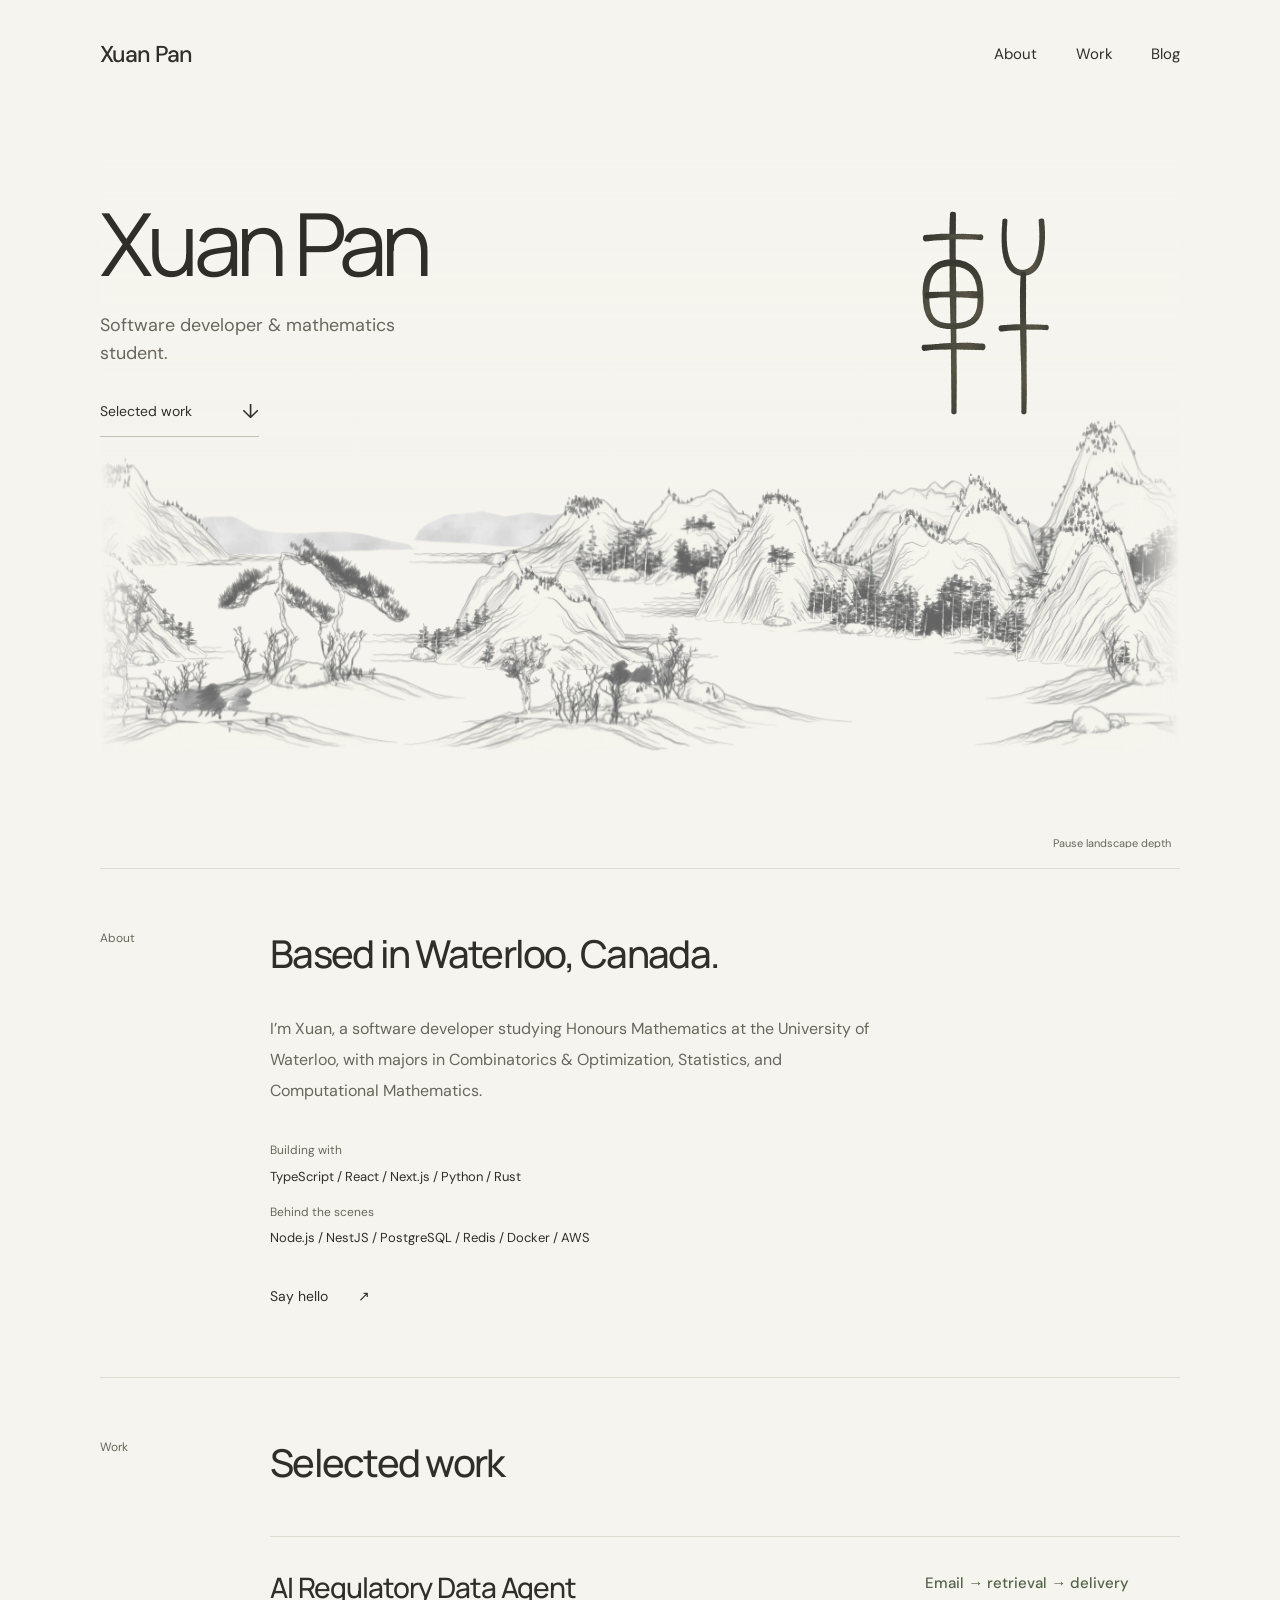
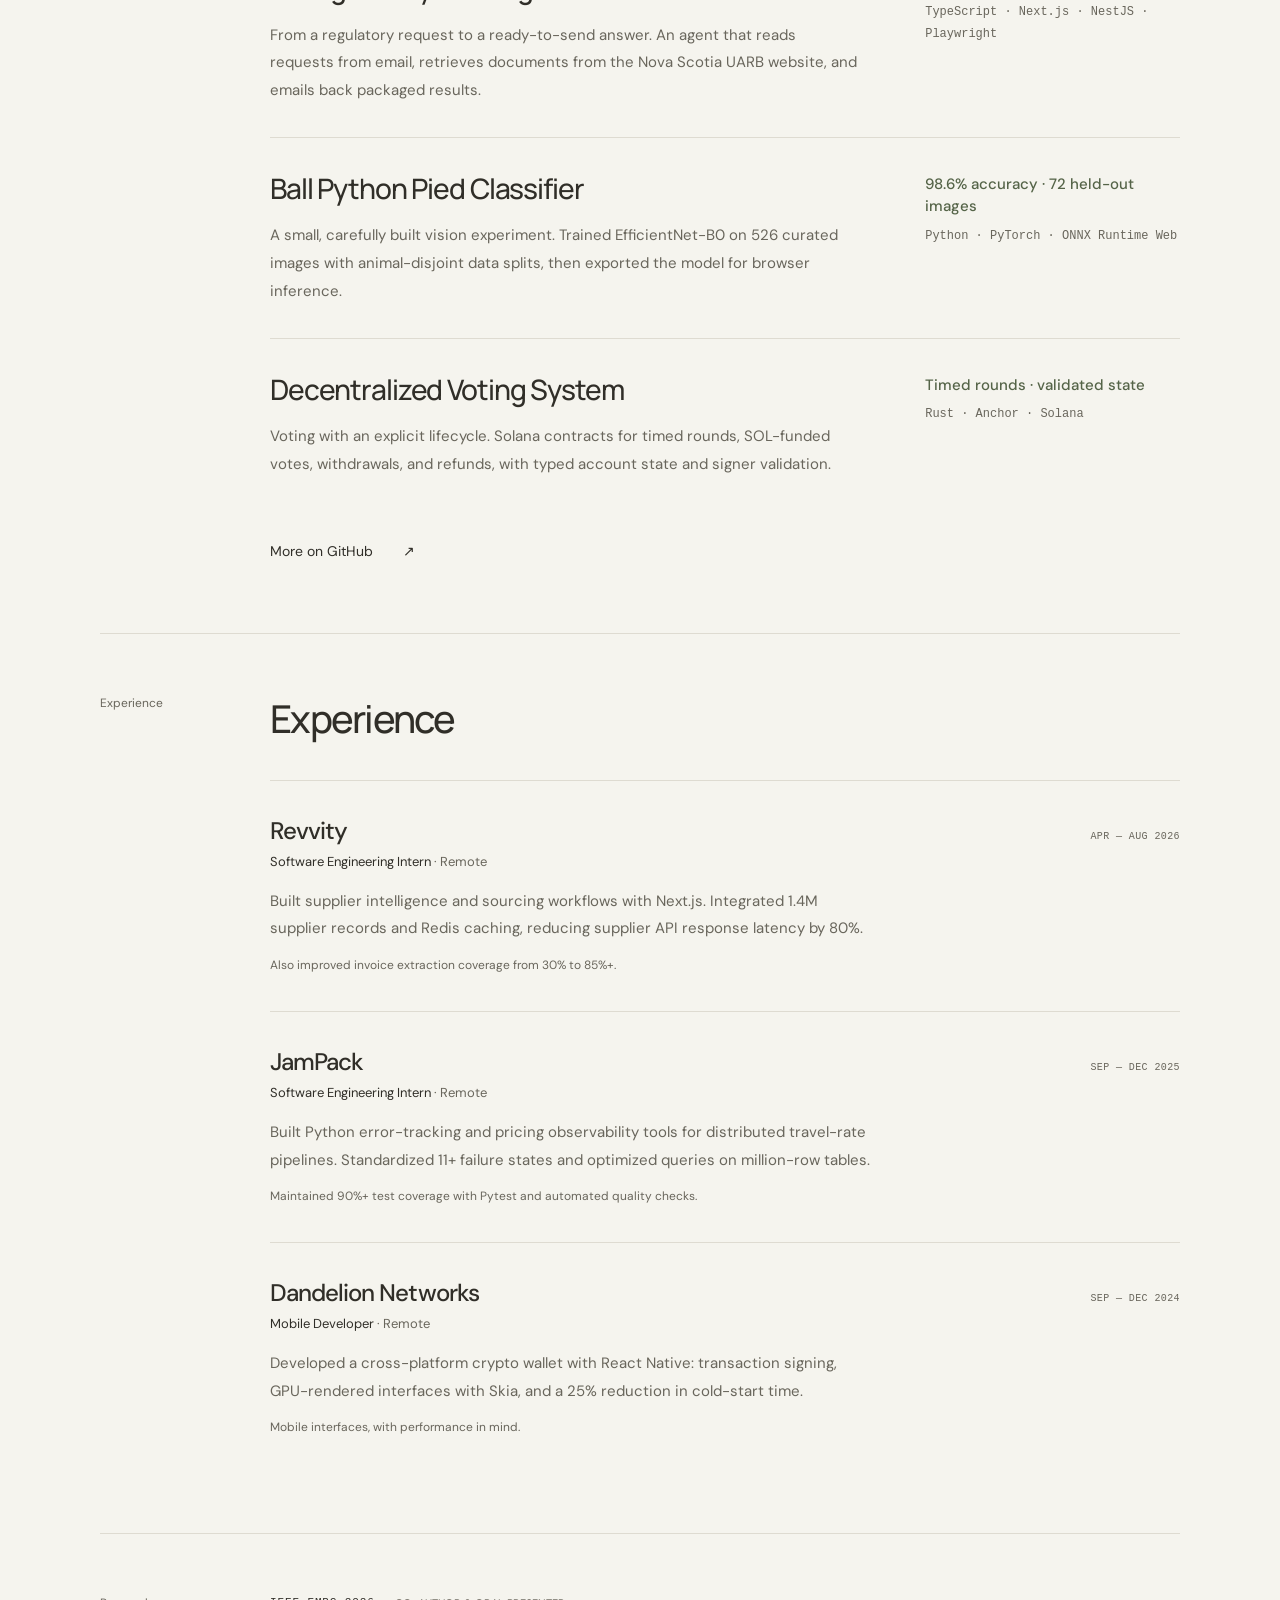
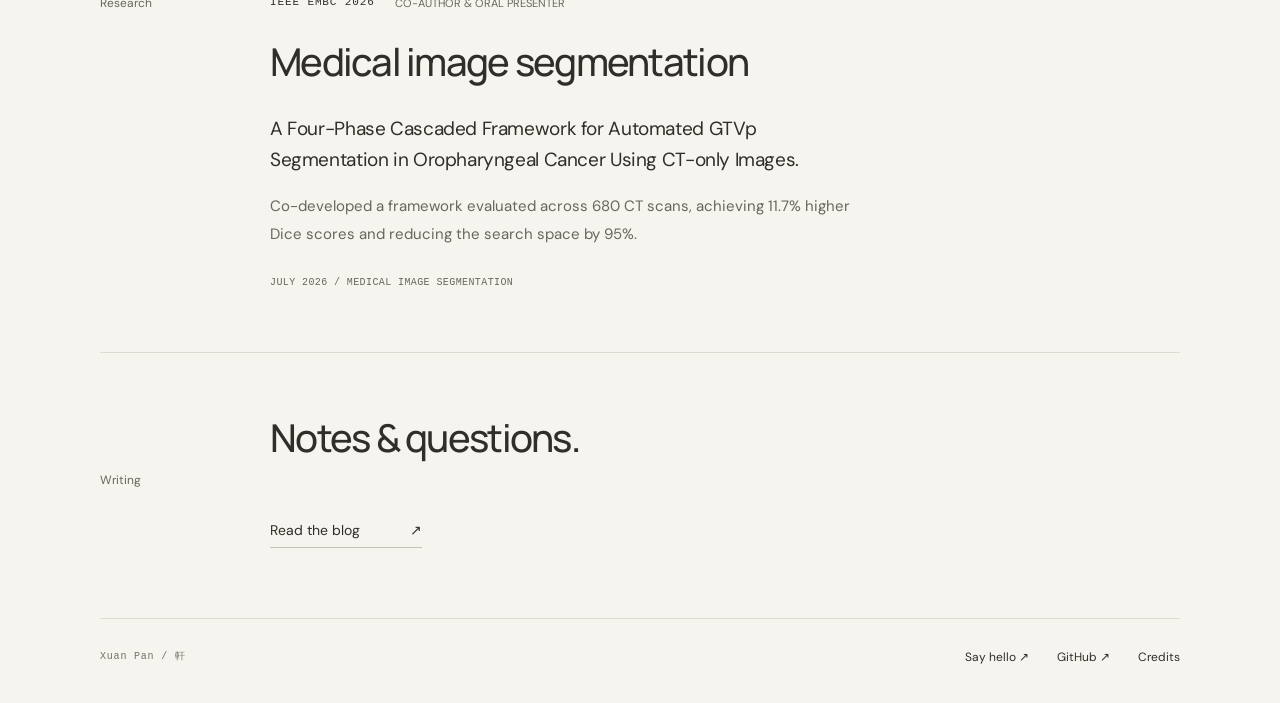
<file: index.html>
<!DOCTYPE html><html lang="en"><head><meta charSet="utf-8"/><link rel="preconnect" href="/" crossorigin=""/><meta name="viewport" content="width=device-width, initial-scale=1"/><link rel="preload" as="image" href="/landscape/shan-shui-scroll.webp"/><link rel="stylesheet" href="/_next/static/chunks/0ktyfh7lrmwaa.css" data-precedence="next"/><link rel="stylesheet" href="/_next/static/chunks/0fs9is_j2rw9d.css" data-precedence="next"/><link rel="preload" as="script" fetchPriority="low" href="/_next/static/chunks/0j1we3cwg31qe.js"/><script src="/_next/static/chunks/16d9m7jc71162.js" async=""></script><script src="/_next/static/chunks/39_j1bdzreq0m.js" async=""></script><script src="/_next/static/chunks/turbopack-077hmtqrhcoji.js" async=""></script><script src="/_next/static/chunks/3qfy96eoyh-ek.js" async=""></script><script src="/_next/static/chunks/0nkmd4k48vhr0.js" async=""></script><title>Xuan Pan — Software &amp; Mathematics</title><meta name="description" content="Software developer and University of Waterloo mathematics student. Selected work in full-stack applications, AI, data, and research."/><meta property="og:title" content="Xuan Pan"/><meta property="og:description" content="Thinking. Building. Becoming."/><meta property="og:type" content="website"/><meta name="twitter:card" content="summary"/><meta name="twitter:title" content="Xuan Pan"/><meta name="twitter:description" content="Thinking. Building. Becoming."/><link rel="icon" href="/icon.svg?icon.2trtn0j14ti-5.svg" sizes="any" type="image/svg+xml"/><meta name="next-size-adjust" content=""/><script src="/_next/static/chunks/0cz1d0mv5g_q7.js" noModule=""></script></head><body><div hidden=""><!--$--><!--/$--></div><a class="skip-link" href="#main-content">Skip to content</a><div class="grand-preview scroll-preview"><main id="main-content" class="seal-preview roaming-preview panorama-preview"><div class="panorama-card"><header class="seal-header"><a href="/" class="seal-name">Xuan Pan</a><nav aria-label="Primary"><a href="#about">About</a><a href="#work">Work</a><a href="/blog/">Blog</a></nav></header><section class="seal-hero panorama-hero" aria-labelledby="panorama-title"><div class="panorama-landscape ink-depth" data-active="false" data-tilt-active="false"><img class="ink-depth-static" src="/landscape/shan-shui-scroll.webp" width="3000" height="1000" alt="Layered mountains and open water, generated with Lingdong Huang’s Shan, Shui"/></div><div class="seal-identity"><h1 id="panorama-title">Xuan Pan</h1><p class="seal-role">Software developer &amp; mathematics student.</p><a class="seal-work-link" href="#work">Selected work <span aria-hidden="true">↓</span></a></div><div class="panorama-foreground"><svg class="panorama-mark ink-mark" viewBox="0 0 320 480" role="img" aria-label="軒 — 篆形衍生墨筆字標" lang="zh-Hant" data-ink="wet"><defs><linearGradient id="_S_1_-ink-0" gradientUnits="userSpaceOnUse" x1="91" y1="29" x2="93" y2="450"><stop offset="0" stop-color="#37382f"></stop><stop offset=".43" stop-color="#49483d"></stop><stop offset=".78" stop-color="#565244"></stop><stop offset="1" stop-color="#444338"></stop></linearGradient><linearGradient id="_S_1_-ink-1" gradientUnits="userSpaceOnUse" x1="32" y1="81" x2="151" y2="79"><stop offset="0" stop-color="#37382f"></stop><stop offset=".43" stop-color="#49483d"></stop><stop offset=".78" stop-color="#565244"></stop><stop offset="1" stop-color="#444338"></stop></linearGradient><linearGradient id="_S_1_-ink-2" gradientUnits="userSpaceOnUse" x1="91" y1="133" x2="93" y2="267"><stop offset="0" stop-color="#37382f"></stop><stop offset=".43" stop-color="#49483d"></stop><stop offset=".78" stop-color="#565244"></stop><stop offset="1" stop-color="#444338"></stop></linearGradient><linearGradient id="_S_1_-ink-3" gradientUnits="userSpaceOnUse" x1="35" y1="202" x2="148" y2="201"><stop offset="0" stop-color="#37382f"></stop><stop offset=".43" stop-color="#49483d"></stop><stop offset=".78" stop-color="#565244"></stop><stop offset="1" stop-color="#444338"></stop></linearGradient><linearGradient id="_S_1_-ink-4" gradientUnits="userSpaceOnUse" x1="29" y1="313" x2="155" y2="311"><stop offset="0" stop-color="#37382f"></stop><stop offset=".43" stop-color="#49483d"></stop><stop offset=".78" stop-color="#565244"></stop><stop offset="1" stop-color="#444338"></stop></linearGradient><linearGradient id="_S_1_-ink-5" gradientUnits="userSpaceOnUse" x1="201" y1="43" x2="278" y2="43"><stop offset="0" stop-color="#37382f"></stop><stop offset=".43" stop-color="#49483d"></stop><stop offset=".78" stop-color="#565244"></stop><stop offset="1" stop-color="#444338"></stop></linearGradient><linearGradient id="_S_1_-ink-6" gradientUnits="userSpaceOnUse" x1="240" y1="156" x2="241" y2="450"><stop offset="0" stop-color="#37382f"></stop><stop offset=".43" stop-color="#49483d"></stop><stop offset=".78" stop-color="#565244"></stop><stop offset="1" stop-color="#444338"></stop></linearGradient><linearGradient id="_S_1_-ink-7" gradientUnits="userSpaceOnUse" x1="192" y1="272" x2="290" y2="270"><stop offset="0" stop-color="#37382f"></stop><stop offset=".43" stop-color="#49483d"></stop><stop offset=".78" stop-color="#565244"></stop><stop offset="1" stop-color="#444338"></stop></linearGradient></defs><g><path d="M84.59 28.79 L84.60 32.11 L84.53 35.52 L84.12 39.01 L84.10 42.59 L83.87 46.25 L83.73 49.99 L83.89 53.82 L83.58 57.71 L83.48 61.68 L83.54 65.73 L83.36 69.85 L83.57 74.04 L83.52 78.31 L83.29 82.64 L83.51 87.04 L83.45 91.50 L83.52 96.03 L83.70 100.62 L83.43 105.28 L83.55 109.99 L83.71 114.77 L83.60 119.60 L83.80 124.49 L83.65 129.43 L83.54 134.43 L83.83 139.48 L83.73 144.58 L83.76 149.73 L83.82 154.93 L83.59 160.17 L83.84 165.46 L83.94 170.79 L83.80 176.17 L83.99 181.58 L83.88 187.03 L83.98 192.53 L84.33 198.05 L84.20 203.62 L84.34 209.21 L84.50 214.84 L84.49 220.50 L84.91 226.18 L84.98 231.90 L84.95 237.65 L85.28 243.41 L85.31 249.20 L85.57 255.01 L85.85 260.85 L85.69 266.70 L85.94 272.57 L86.11 278.46 L86.14 284.36 L86.45 290.28 L86.34 296.21 L86.32 302.15 L86.62 308.10 L86.55 314.06 L86.70 320.02 L86.75 325.99 L86.53 331.96 L86.81 337.94 L86.86 343.91 L86.80 349.89 L86.98 355.86 L86.79 361.83 L86.90 367.79 L87.18 373.75 L87.03 379.70 L87.17 385.64 L87.18 391.57 L87.11 397.49 L87.47 403.39 L87.42 409.28 L87.35 415.15 L87.52 421.01 L87.38 426.84 L87.57 432.66 L87.69 438.45 L87.40 444.22 L87.51 449.97 L87.50 449.97 L87.91 451.40 L89.10 452.62 L90.87 453.44 L92.98 453.74 L95.08 453.47 L96.87 452.67 L98.07 451.46 L98.50 450.03 L98.61 450.03 L98.55 444.28 L98.60 438.50 L98.72 432.69 L98.51 426.87 L98.78 421.02 L98.92 415.16 L98.78 409.27 L98.97 403.37 L98.84 397.46 L98.87 391.53 L99.16 385.59 L98.95 379.64 L98.96 373.69 L98.99 367.72 L98.80 361.75 L99.03 355.77 L98.93 349.79 L98.67 343.81 L98.77 337.83 L98.58 331.85 L98.60 325.87 L98.68 319.90 L98.30 313.93 L98.33 307.97 L98.33 302.01 L98.17 296.07 L98.34 290.14 L98.10 284.22 L97.95 278.31 L98.16 272.42 L98.02 266.54 L98.10 260.69 L98.12 254.85 L97.84 249.04 L98.07 243.24 L98.11 237.47 L98.00 231.73 L98.14 226.01 L97.91 220.32 L97.93 214.66 L98.14 209.03 L97.91 203.44 L97.94 197.88 L97.86 192.35 L97.64 186.86 L97.86 181.41 L97.71 176.00 L97.49 170.63 L97.53 165.31 L97.26 160.03 L97.32 154.79 L97.37 149.60 L97.00 144.46 L97.04 139.37 L96.95 134.33 L96.83 129.34 L97.04 124.40 L96.78 119.53 L96.68 114.71 L96.84 109.94 L96.70 105.24 L96.87 100.60 L96.88 96.02 L96.64 91.51 L96.89 87.06 L96.91 82.68 L96.91 78.36 L97.10 74.12 L96.86 69.95 L96.96 65.85 L97.18 61.83 L97.04 57.89 L97.19 54.02 L97.11 50.22 L96.99 46.51 L97.30 42.89 L97.21 39.34 L97.17 35.88 L97.28 32.51 L97.09 29.20 L97.25 29.20 L96.82 27.56 L95.52 26.14 L93.52 25.15 L91.14 24.75 L88.74 25.00 L86.68 25.85 L85.28 27.19 L84.75 28.80Z" fill="url(#_S_1_-ink-0)" fill-rule="evenodd"></path><g fill="#f5f4ee" opacity=".08"><path d="M93.67 65.82 L93.63 69.93 L93.56 74.10 L93.46 78.35 L93.35 82.67 L93.23 87.05 L93.13 91.51 L93.06 96.02 L93.04 100.61 L93.05 105.25 L93.10 109.96 L93.18 114.72 L93.28 119.55 L93.37 124.43 L93.44 129.36 L93.49 134.35 L93.51 139.40 L93.49 144.49 L93.45 149.64 L93.40 154.83 L93.37 160.07 L93.35 165.35 L93.38 170.68 L93.45 176.05 L93.56 181.46 L93.70 186.91 L93.87 192.40 L94.03 197.93 L94.18 203.49 L94.30 209.08 L94.37 214.71 L94.39 220.37 L94.38 226.06 L94.34 231.78 L94.29 237.52 L94.25 243.29 L94.23 249.08 L94.24 254.90 L94.29 260.74 L94.37 266.59 L94.49 272.46 L94.62 278.35 L94.76 284.26 L94.89 290.18 L95.00 296.11 L95.09 302.05 L95.16 308.00 L95.20 313.96 L95.23 319.93 L95.26 325.91 L95.30 331.88 L95.36 337.86 L95.43 343.84 L95.53 349.82 L95.64 355.80 L95.76 361.77 L95.87 367.74 L95.95 373.70 L96.01 379.66 L96.02 385.60 L96.00 391.54 L96.01 391.54 L96.06 385.60 L96.07 379.66 L96.05 373.70 L96.00 367.74 L95.92 361.77 L95.82 355.79 L95.72 349.82 L95.64 343.84 L95.57 337.86 L95.54 331.88 L95.52 325.90 L95.54 319.93 L95.56 313.96 L95.58 308.00 L95.60 302.05 L95.59 296.10 L95.56 290.17 L95.50 284.25 L95.42 278.34 L95.32 272.45 L95.21 266.58 L95.11 260.73 L95.02 254.89 L94.96 249.07 L94.92 243.28 L94.91 237.51 L94.92 231.77 L94.94 226.05 L94.95 220.36 L94.95 214.70 L94.93 209.07 L94.87 203.48 L94.79 197.92 L94.69 192.39 L94.58 186.90 L94.46 181.45 L94.36 176.04 L94.27 170.67 L94.20 165.34 L94.14 160.06 L94.10 154.82 L94.06 149.63 L94.01 144.49 L93.95 139.39 L93.88 134.35 L93.79 129.36 L93.68 124.43 L93.58 119.54 L93.47 114.72 L93.39 109.96 L93.33 105.25 L93.31 100.61 L93.31 96.02 L93.35 91.51 L93.42 87.05 L93.49 82.67 L93.56 78.35 L93.62 74.10 L93.66 69.93 L93.67 65.82Z"></path><path d="M90.77 109.97 L90.83 114.73 L90.88 119.56 L90.90 124.44 L90.89 129.38 L90.87 134.37 L90.84 139.42 L90.81 144.52 L90.78 149.66 L90.76 154.86 L90.77 160.10 L90.79 165.38 L90.84 170.71 L90.92 176.08 L91.02 181.49 L91.13 186.94 L91.24 192.43 L91.35 197.96 L91.45 203.52 L91.51 209.12 L91.55 214.75 L91.57 220.41 L91.56 226.10 L91.56 231.81 L91.56 237.56 L91.59 243.33 L91.66 249.12 L91.77 254.93 L91.91 260.77 L92.07 266.62 L92.24 272.49 L92.40 278.38 L92.53 284.29 L92.62 290.20 L92.68 296.14 L92.70 302.08 L92.72 308.03 L92.73 313.99 L92.76 319.96 L92.83 325.93 L92.92 331.90 L93.05 337.88 L93.19 343.86 L93.33 349.84 L93.46 355.81 L93.48 355.81 L93.40 349.84 L93.31 343.86 L93.23 337.88 L93.15 331.90 L93.09 325.93 L93.04 319.95 L93.02 313.99 L93.01 308.03 L93.01 302.08 L93.03 296.13 L93.04 290.20 L93.05 284.28 L93.03 278.37 L92.99 272.48 L92.92 266.61 L92.81 260.76 L92.68 254.92 L92.53 249.11 L92.39 243.32 L92.27 237.55 L92.18 231.80 L92.13 226.09 L92.13 220.40 L92.14 214.74 L92.17 209.11 L92.18 203.51 L92.15 197.95 L92.08 192.42 L91.96 186.93 L91.79 181.48 L91.61 176.07 L91.43 170.70 L91.26 165.38 L91.14 160.09 L91.06 154.85 L91.03 149.66 L91.03 144.51 L91.04 139.42 L91.06 134.37 L91.05 129.38 L91.02 124.44 L90.95 119.56 L90.86 114.73 L90.77 109.97Z"></path><path d="M88.27 165.41 L88.37 170.74 L88.47 176.11 L88.55 181.52 L88.60 186.98 L88.59 192.47 L88.54 198.00 L88.48 203.56 L88.45 209.16 L88.49 214.79 L88.58 220.45 L88.70 226.13 L88.82 231.85 L88.92 237.59 L89.01 243.36 L89.12 249.15 L89.27 254.97 L89.46 260.80 L89.66 266.65 L89.84 272.52 L89.95 278.41 L90.00 284.32 L90.02 290.24 L90.03 296.17 L90.08 302.11 L90.16 308.06 L90.28 314.02 L90.41 319.98 L90.54 325.95 L90.54 325.95 L90.46 319.98 L90.42 314.02 L90.41 308.06 L90.41 302.10 L90.41 296.16 L90.40 290.23 L90.38 284.31 L90.36 278.41 L90.36 272.52 L90.37 266.64 L90.33 260.79 L90.23 254.95 L90.05 249.14 L89.81 243.35 L89.56 237.58 L89.37 231.84 L89.26 226.13 L89.22 220.44 L89.21 214.78 L89.19 209.15 L89.14 203.55 L89.05 197.99 L88.95 192.46 L88.83 186.97 L88.72 181.52 L88.59 176.11 L88.45 170.74 L88.30 165.41Z"></path></g></g><g><path d="M32.72 88.05 L34.13 87.61 L35.58 87.54 L37.02 87.44 L38.45 87.18 L39.90 87.23 L41.32 86.87 L42.75 86.59 L44.21 86.66 L45.64 86.38 L47.09 86.33 L48.53 86.20 L49.96 85.81 L51.42 85.91 L52.87 85.83 L54.32 85.63 L55.78 85.69 L57.21 85.37 L58.67 85.34 L60.14 85.51 L61.58 85.25 L63.04 85.26 L64.50 85.16 L65.95 84.95 L67.42 85.18 L68.87 85.02 L70.33 84.81 L71.79 84.85 L73.24 84.57 L74.71 84.63 L76.18 84.65 L77.63 84.26 L79.10 84.26 L80.56 84.11 L82.03 83.94 L83.50 84.07 L84.96 83.72 L86.43 83.54 L87.90 83.61 L89.37 83.37 L90.85 83.46 L92.32 83.36 L93.80 83.05 L95.28 83.22 L96.76 83.17 L98.24 83.12 L99.72 83.26 L101.20 82.99 L102.68 83.08 L104.16 83.29 L105.65 83.15 L107.13 83.32 L108.62 83.25 L110.11 83.15 L111.59 83.48 L113.08 83.41 L114.57 83.38 L116.06 83.50 L117.56 83.30 L119.05 83.52 L120.54 83.63 L122.04 83.41 L123.53 83.55 L125.03 83.45 L126.53 83.46 L128.02 83.74 L129.53 83.52 L131.04 83.53 L132.53 83.68 L134.04 83.58 L135.54 83.88 L137.04 83.91 L138.56 83.77 L140.05 84.08 L141.56 84.12 L143.07 84.30 L144.56 84.59 L146.09 84.45 L147.59 84.72 L149.09 85.01 L150.61 85.06 L150.61 85.11 L152.23 84.75 L153.66 83.51 L154.69 81.59 L155.16 79.27 L154.99 76.91 L154.22 74.87 L152.96 73.46 L151.39 72.89 L151.40 72.85 L149.87 72.75 L148.31 72.92 L146.78 72.76 L145.24 72.90 L143.70 72.87 L142.18 72.58 L140.64 72.76 L139.11 72.70 L137.58 72.60 L136.04 72.69 L134.53 72.35 L133.00 72.34 L131.47 72.45 L129.95 72.20 L128.43 72.23 L126.91 72.05 L125.39 71.82 L123.87 72.03 L122.35 71.86 L120.83 71.72 L119.31 71.76 L117.80 71.50 L116.28 71.65 L114.77 71.73 L113.26 71.48 L111.74 71.60 L110.23 71.51 L108.72 71.50 L107.20 71.78 L105.70 71.57 L104.19 71.56 L102.68 71.70 L101.17 71.57 L99.67 71.81 L98.16 71.78 L96.66 71.54 L95.16 71.74 L93.65 71.66 L92.15 71.67 L90.65 71.80 L89.15 71.47 L87.65 71.52 L86.15 71.61 L84.65 71.43 L83.16 71.57 L81.65 71.38 L80.15 71.21 L78.67 71.46 L77.17 71.33 L75.67 71.34 L74.18 71.40 L72.68 71.17 L71.20 71.42 L69.71 71.54 L68.21 71.42 L66.73 71.63 L65.24 71.55 L63.75 71.67 L62.28 72.03 L60.79 71.91 L59.31 72.05 L57.83 72.20 L56.34 72.17 L54.88 72.56 L53.40 72.60 L51.91 72.52 L50.44 72.80 L48.96 72.78 L47.49 72.98 L46.02 73.21 L44.52 73.00 L43.06 73.20 L41.59 73.35 L40.10 73.35 L38.65 73.66 L37.16 73.57 L35.68 73.58 L34.23 73.93 L32.75 73.94 L31.30 74.17 L31.30 74.11 L29.56 74.82 L28.19 76.47 L27.40 78.81 L27.32 81.48 L27.94 84.08 L29.19 86.21 L30.86 87.55 L32.70 87.89Z" fill="url(#_S_1_-ink-1)" fill-rule="evenodd"></path><g fill="#f5f4ee" opacity=".08"><path d="M46.28 76.36 L47.75 76.32 L49.23 76.30 L50.70 76.28 L52.18 76.25 L53.65 76.20 L55.12 76.12 L56.59 76.00 L58.06 75.85 L59.53 75.68 L61.00 75.51 L62.47 75.36 L63.95 75.23 L65.43 75.14 L66.91 75.09 L68.39 75.09 L69.88 75.12 L71.36 75.17 L72.85 75.23 L74.34 75.28 L75.82 75.30 L77.31 75.29 L78.79 75.25 L80.28 75.19 L81.77 75.11 L83.25 75.03 L84.74 74.96 L86.23 74.91 L87.72 74.89 L89.21 74.90 L90.71 74.93 L92.20 74.98 L93.70 75.04 L95.19 75.09 L96.69 75.13 L98.18 75.15 L99.68 75.14 L101.18 75.10 L102.68 75.05 L104.18 74.99 L105.68 74.93 L107.19 74.88 L108.69 74.85 L110.19 74.84 L111.70 74.85 L113.21 74.89 L114.71 74.93 L116.22 74.98 L117.73 75.01 L119.24 75.04 L120.75 75.05 L122.26 75.05 L123.78 75.04 L125.29 75.04 L126.81 75.04 L128.33 75.07 L129.85 75.11 L131.36 75.18 L132.88 75.28 L134.40 75.38 L135.92 75.50 L135.92 75.49 L134.40 75.35 L132.88 75.21 L131.37 75.08 L129.85 74.98 L128.33 74.91 L126.82 74.87 L125.30 74.85 L123.79 74.84 L122.27 74.83 L120.76 74.82 L119.25 74.78 L117.74 74.71 L116.23 74.62 L114.72 74.50 L113.21 74.38 L111.71 74.26 L110.20 74.17 L108.70 74.10 L107.19 74.08 L105.69 74.10 L104.18 74.15 L102.68 74.23 L101.18 74.32 L99.68 74.40 L98.18 74.47 L96.68 74.51 L95.19 74.51 L93.69 74.48 L92.19 74.42 L90.70 74.34 L89.20 74.26 L87.71 74.20 L86.21 74.15 L84.72 74.13 L83.23 74.15 L81.74 74.20 L80.25 74.28 L78.76 74.36 L77.28 74.45 L75.79 74.52 L74.31 74.58 L72.82 74.62 L71.34 74.65 L69.85 74.67 L68.37 74.70 L66.89 74.75 L65.41 74.82 L63.93 74.93 L62.46 75.07 L60.99 75.23 L59.51 75.40 L58.05 75.58 L56.58 75.75 L55.11 75.90 L53.64 76.02 L52.17 76.11 L50.69 76.18 L49.22 76.24 L47.75 76.29 L46.28 76.35Z"></path><path d="M61.15 77.93 L62.62 77.86 L64.09 77.82 L65.57 77.82 L67.05 77.83 L68.52 77.84 L70.00 77.84 L71.48 77.82 L72.96 77.78 L74.43 77.72 L75.91 77.66 L77.39 77.59 L78.87 77.53 L80.35 77.48 L81.83 77.45 L83.32 77.43 L84.80 77.41 L86.29 77.41 L87.77 77.41 L89.26 77.41 L90.75 77.41 L92.24 77.42 L93.73 77.42 L95.22 77.42 L96.71 77.42 L98.20 77.40 L99.69 77.37 L101.19 77.32 L102.68 77.27 L104.18 77.22 L105.67 77.18 L107.17 77.16 L108.67 77.16 L110.17 77.19 L111.67 77.23 L113.17 77.28 L114.67 77.32 L116.18 77.34 L117.68 77.34 L119.19 77.31 L120.70 77.27 L122.21 77.23 L123.72 77.19 L125.23 77.18 L126.74 77.21 L126.74 77.19 L125.23 77.12 L123.72 77.07 L122.21 77.05 L120.70 77.05 L119.19 77.05 L117.69 77.06 L116.18 77.05 L114.68 77.02 L113.18 76.97 L111.67 76.88 L110.17 76.77 L108.67 76.64 L107.17 76.52 L105.68 76.43 L104.18 76.37 L102.68 76.37 L101.18 76.41 L99.69 76.49 L98.19 76.60 L96.70 76.71 L95.21 76.80 L93.72 76.85 L92.23 76.86 L90.74 76.82 L89.25 76.76 L87.76 76.68 L86.27 76.61 L84.78 76.58 L83.29 76.60 L81.81 76.67 L80.33 76.79 L78.85 76.95 L77.37 77.12 L75.90 77.28 L74.42 77.43 L72.95 77.53 L71.47 77.60 L69.99 77.64 L68.52 77.66 L67.04 77.67 L65.56 77.70 L64.09 77.75 L62.62 77.82 L61.15 77.93Z"></path><path d="M77.48 79.96 L78.95 79.88 L80.43 79.82 L81.90 79.80 L83.38 79.82 L84.86 79.88 L86.35 79.96 L87.83 80.03 L89.31 80.05 L90.79 80.00 L92.27 79.90 L93.76 79.78 L95.24 79.69 L96.73 79.66 L98.21 79.66 L99.70 79.69 L101.19 79.69 L102.68 79.66 L104.17 79.62 L105.66 79.60 L107.16 79.62 L108.65 79.68 L110.14 79.75 L111.64 79.80 L113.13 79.79 L114.63 79.74 L116.13 79.66 L117.63 79.58 L119.14 79.52 L119.14 79.51 L117.64 79.52 L116.14 79.52 L114.64 79.49 L113.14 79.45 L111.64 79.41 L110.15 79.37 L108.65 79.31 L107.16 79.21 L105.66 79.08 L104.17 78.92 L102.68 78.79 L101.19 78.72 L99.70 78.76 L98.21 78.87 L96.72 79.01 L95.23 79.14 L93.75 79.22 L92.26 79.26 L90.78 79.28 L89.30 79.31 L87.81 79.36 L86.33 79.44 L84.86 79.52 L83.38 79.58 L81.90 79.64 L80.42 79.70 L78.95 79.80 L77.48 79.93Z"></path></g></g><g><path d="M91.25 125.80 L89.51 125.83 L87.72 125.94 L85.97 126.02 L84.24 126.00 L82.52 125.96 L80.83 126.02 L79.17 126.19 L77.53 126.39 L75.91 126.56 L74.32 126.79 L72.76 127.15 L71.25 127.61 L69.76 128.06 L68.27 128.41 L66.77 128.73 L65.32 129.15 L63.91 129.65 L62.51 130.16 L61.11 130.63 L59.74 131.16 L58.44 131.83 L57.22 132.62 L56.01 133.39 L54.77 134.09 L53.53 134.78 L52.33 135.54 L51.19 136.36 L50.05 137.17 L48.88 137.94 L47.74 138.76 L46.71 139.70 L45.78 140.74 L44.86 141.79 L43.91 142.79 L42.96 143.78 L42.06 144.84 L41.23 145.94 L40.36 147.01 L39.44 148.05 L38.55 149.12 L37.78 150.28 L37.13 151.51 L36.49 152.75 L35.82 153.98 L35.16 155.21 L34.57 156.48 L34.05 157.79 L33.47 159.08 L32.80 160.33 L32.15 161.61 L31.62 162.94 L31.21 164.32 L30.82 165.71 L30.39 167.10 L29.99 168.50 L29.68 169.94 L29.44 171.39 L29.14 172.84 L28.73 174.27 L28.31 175.72 L28.00 177.19 L27.80 178.70 L27.61 180.21 L27.38 181.73 L27.19 183.26 L27.13 184.81 L27.13 186.38 L27.08 187.95 L26.92 189.52 L26.73 191.10 L26.63 192.69 L26.62 194.30 L26.60 195.92 L26.54 197.54 L26.54 199.18 L26.67 200.82 L26.89 202.47 L27.05 204.13 L27.11 205.80 L27.14 207.32 L27.17 208.82 L27.26 210.46 L27.31 212.08 L27.32 213.69 L27.37 215.27 L27.56 216.83 L27.86 218.36 L28.12 219.86 L28.29 221.36 L28.43 222.85 L28.65 224.31 L28.91 225.74 L29.12 227.17 L29.26 228.60 L29.44 230.00 L29.78 231.36 L30.22 232.68 L30.64 233.98 L31.00 235.28 L31.35 236.57 L31.79 237.83 L32.25 239.06 L32.65 240.29 L32.98 241.55 L33.34 242.78 L33.84 243.95 L34.44 245.07 L35.04 246.17 L35.60 247.28 L36.18 248.37 L36.85 249.40 L37.55 250.40 L38.19 251.43 L38.76 252.50 L39.34 253.56 L40.04 254.54 L40.84 255.45 L41.63 256.34 L42.41 257.25 L43.22 258.12 L44.12 258.90 L45.06 259.63 L45.96 260.41 L46.79 261.26 L47.63 262.11 L48.56 262.86 L49.55 263.54 L50.54 264.21 L51.53 264.90 L52.57 265.53 L53.67 266.04 L54.82 266.49 L55.93 266.99 L57.02 267.58 L58.11 268.17 L59.26 268.67 L60.44 269.10 L61.63 269.55 L62.83 270.03 L64.06 270.44 L65.34 270.71 L66.66 270.89 L67.97 271.12 L69.28 271.45 L70.61 271.78 L71.96 272.02 L73.35 272.22 L74.74 272.47 L76.15 272.76 L77.59 272.97 L79.07 273.03 L80.57 273.00 L82.08 273.01 L83.61 273.09 L85.16 273.17 L86.74 273.17 L88.34 273.14 L89.97 273.18 L91.62 273.28 L93.22 273.32 L94.78 273.25 L96.39 273.08 L97.98 272.93 L99.54 272.85 L101.09 272.74 L102.61 272.56 L104.11 272.35 L105.59 272.23 L107.08 272.18 L108.54 272.10 L109.96 271.86 L111.35 271.54 L112.72 271.23 L114.09 270.96 L115.43 270.64 L116.73 270.23 L118.01 269.79 L119.29 269.44 L120.59 269.18 L121.88 268.88 L123.11 268.46 L124.30 267.95 L125.47 267.46 L126.65 266.99 L127.79 266.45 L128.87 265.80 L129.91 265.12 L130.98 264.51 L132.09 263.98 L133.19 263.43 L134.22 262.78 L135.20 262.07 L136.18 261.37 L137.17 260.67 L138.10 259.91 L138.93 259.03 L139.71 258.11 L140.53 257.25 L141.41 256.44 L142.28 255.62 L143.07 254.72 L143.81 253.79 L144.58 252.87 L145.36 251.96 L146.07 250.98 L146.64 249.92 L147.14 248.81 L147.69 247.73 L148.30 246.68 L148.89 245.62 L149.41 244.51 L149.90 243.38 L150.44 242.26 L151.01 241.14 L151.50 239.98 L151.84 238.76 L152.09 237.50 L152.39 236.25 L152.75 235.01 L153.07 233.74 L153.33 232.45 L153.56 231.14 L153.88 229.84 L154.25 228.53 L154.55 227.19 L154.70 225.81 L154.76 224.41 L154.86 223.00 L155.00 221.57 L155.10 220.13 L155.11 218.67 L155.12 217.19 L155.23 215.70 L155.41 214.19 L155.54 212.65 L155.53 211.10 L155.44 209.53 L155.38 207.94 L155.35 206.33 L155.26 204.85 L155.15 203.34 L155.03 201.70 L155.02 200.06 L155.11 198.44 L155.15 196.83 L155.08 195.24 L154.95 193.66 L154.85 192.09 L154.77 190.53 L154.61 189.00 L154.34 187.49 L154.04 185.99 L153.85 184.50 L153.74 183.00 L153.62 181.52 L153.39 180.06 L153.12 178.62 L152.89 177.18 L152.67 175.75 L152.35 174.35 L151.91 173.00 L151.42 171.66 L151.02 170.32 L150.70 168.96 L150.36 167.61 L149.93 166.30 L149.47 165.01 L149.07 163.70 L148.68 162.39 L148.19 161.12 L147.55 159.93 L146.87 158.77 L146.24 157.59 L145.67 156.38 L145.07 155.20 L144.40 154.06 L143.71 152.93 L143.08 151.77 L142.47 150.59 L141.76 149.47 L140.92 148.45 L140.02 147.48 L139.16 146.49 L138.32 145.48 L137.44 144.50 L136.49 143.58 L135.54 142.67 L134.64 141.70 L133.76 140.69 L132.80 139.75 L131.74 138.94 L130.62 138.19 L129.52 137.41 L128.42 136.63 L127.27 135.90 L126.07 135.26 L124.85 134.62 L123.68 133.90 L122.52 133.12 L121.30 132.41 L120.02 131.83 L118.69 131.31 L117.37 130.77 L116.03 130.23 L114.64 129.78 L113.21 129.44 L111.77 129.10 L110.34 128.66 L108.91 128.15 L107.45 127.71 L105.94 127.38 L104.41 127.10 L102.86 126.79 L101.29 126.49 L99.69 126.29 L98.05 126.23 L96.39 126.18 L94.73 126.04 L93.05 125.82 L91.40 125.65 L90.61 140.26 L92.15 140.34 L93.60 140.54 L95.02 140.79 L96.41 140.96 L97.79 141.03 L99.15 141.09 L100.47 141.26 L101.75 141.50 L103.02 141.73 L104.27 141.92 L105.48 142.18 L106.63 142.57 L107.75 143.03 L108.86 143.41 L109.98 143.69 L111.08 143.97 L112.14 144.33 L113.16 144.74 L114.19 145.11 L115.21 145.45 L116.19 145.86 L117.09 146.40 L117.94 147.01 L118.79 147.56 L119.68 148.04 L120.56 148.53 L121.39 149.07 L122.19 149.65 L123.02 150.18 L123.87 150.67 L124.68 151.23 L125.39 151.90 L126.02 152.65 L126.68 153.36 L127.38 154.03 L128.06 154.72 L128.69 155.46 L129.30 156.22 L129.97 156.94 L130.70 157.62 L131.38 158.36 L131.94 159.19 L132.43 160.08 L132.93 160.97 L133.47 161.84 L133.99 162.73 L134.43 163.68 L134.86 164.65 L135.37 165.58 L135.96 166.50 L136.52 167.45 L136.95 168.47 L137.31 169.53 L137.68 170.60 L138.09 171.68 L138.44 172.78 L138.70 173.93 L138.94 175.10 L139.28 176.26 L139.71 177.40 L140.12 178.58 L140.42 179.80 L140.65 181.05 L140.90 182.31 L141.18 183.58 L141.38 184.88 L141.47 186.22 L141.53 187.57 L141.68 188.93 L141.93 190.29 L142.17 191.67 L142.32 193.08 L142.42 194.51 L142.55 195.95 L142.71 197.41 L142.79 198.90 L142.73 200.40 L142.62 201.92 L142.59 203.45 L142.67 205.15 L142.81 206.80 L142.86 208.27 L142.88 209.73 L142.96 211.16 L143.07 212.56 L143.09 213.95 L142.96 215.30 L142.76 216.63 L142.63 217.94 L142.58 219.23 L142.51 220.49 L142.36 221.72 L142.20 222.93 L142.12 224.13 L142.09 225.32 L141.97 226.48 L141.71 227.59 L141.37 228.66 L141.07 229.72 L140.84 230.77 L140.57 231.79 L140.23 232.77 L139.89 233.73 L139.65 234.71 L139.46 235.69 L139.21 236.63 L138.82 237.51 L138.36 238.34 L137.94 239.16 L137.55 239.99 L137.11 240.78 L136.60 241.51 L136.09 242.23 L135.68 242.99 L135.32 243.79 L134.92 244.56 L134.41 245.24 L133.85 245.87 L133.30 246.52 L132.77 247.17 L132.18 247.77 L131.51 248.29 L130.84 248.80 L130.24 249.38 L129.68 250.03 L129.09 250.65 L128.42 251.19 L127.71 251.68 L127.01 252.21 L126.31 252.74 L125.54 253.20 L124.70 253.56 L123.84 253.89 L123.01 254.31 L122.21 254.82 L121.38 255.30 L120.49 255.71 L119.57 256.08 L118.64 256.51 L117.71 256.95 L116.71 257.30 L115.66 257.52 L114.58 257.70 L113.50 257.96 L112.42 258.30 L111.32 258.62 L110.17 258.87 L109.00 259.11 L107.81 259.41 L106.60 259.75 L105.35 259.98 L104.06 260.06 L102.74 260.10 L101.40 260.20 L100.05 260.36 L98.66 260.49 L97.25 260.55 L95.81 260.62 L94.35 260.78 L92.79 260.98 L91.19 261.12 L89.69 261.11 L88.22 261.03 L86.77 261.01 L85.36 261.02 L83.98 260.98 L82.62 260.86 L81.30 260.75 L79.99 260.75 L78.70 260.80 L77.44 260.77 L76.23 260.60 L75.04 260.37 L73.88 260.18 L72.74 260.00 L71.64 259.76 L70.58 259.42 L69.54 259.11 L68.50 258.90 L67.46 258.75 L66.45 258.55 L65.50 258.22 L64.58 257.85 L63.67 257.52 L62.78 257.18 L61.94 256.77 L61.16 256.25 L60.41 255.75 L59.61 255.34 L58.80 255.00 L58.01 254.61 L57.29 254.13 L56.59 253.63 L55.88 253.15 L55.18 252.67 L54.56 252.11 L54.02 251.44 L53.50 250.77 L52.92 250.17 L52.29 249.62 L51.69 249.03 L51.16 248.38 L50.63 247.71 L50.06 247.07 L49.48 246.41 L49.00 245.67 L48.64 244.85 L48.30 244.01 L47.89 243.20 L47.42 242.41 L46.99 241.59 L46.62 240.72 L46.23 239.83 L45.78 238.97 L45.30 238.08 L44.93 237.13 L44.70 236.12 L44.49 235.08 L44.23 234.04 L43.92 233.00 L43.65 231.92 L43.45 230.81 L43.22 229.68 L42.89 228.56 L42.52 227.41 L42.26 226.22 L42.13 224.99 L42.04 223.73 L41.90 222.45 L41.73 221.16 L41.63 219.83 L41.60 218.48 L41.52 217.10 L41.34 215.72 L41.10 214.31 L40.94 212.87 L40.92 211.40 L40.92 209.90 L40.88 208.38 L40.83 206.68 L40.79 204.98 L40.84 203.45 L40.87 201.93 L40.77 200.43 L40.61 198.94 L40.52 197.47 L40.55 196.00 L40.60 194.55 L40.61 193.11 L40.63 191.68 L40.76 190.27 L40.99 188.89 L41.20 187.52 L41.30 186.16 L41.33 184.80 L41.43 183.46 L41.61 182.14 L41.80 180.84 L41.94 179.55 L42.10 178.27 L42.37 177.03 L42.77 175.83 L43.17 174.65 L43.46 173.46 L43.70 172.27 L43.99 171.10 L44.35 169.97 L44.69 168.85 L44.98 167.73 L45.28 166.61 L45.70 165.56 L46.24 164.57 L46.80 163.60 L47.28 162.62 L47.72 161.62 L48.21 160.67 L48.76 159.76 L49.28 158.85 L49.73 157.90 L50.19 156.95 L50.75 156.09 L51.43 155.32 L52.13 154.57 L52.78 153.80 L53.42 153.03 L54.11 152.30 L54.85 151.63 L55.57 150.94 L56.22 150.18 L56.87 149.41 L57.60 148.73 L58.43 148.16 L59.28 147.62 L60.12 147.04 L60.96 146.48 L61.86 145.99 L62.81 145.57 L63.74 145.11 L64.64 144.56 L65.54 143.97 L66.51 143.48 L67.54 143.11 L68.60 142.76 L69.66 142.38 L70.76 142.02 L71.90 141.77 L73.08 141.61 L74.27 141.41 L75.46 141.11 L76.68 140.77 L77.93 140.51 L79.23 140.36 L80.56 140.23 L81.91 140.07 L83.29 139.95 L84.71 139.96 L86.16 140.08 L87.64 140.19 L89.14 140.19 L90.75 140.16Z" fill="url(#_S_1_-ink-2)" fill-rule="evenodd"></path><g fill="#f5f4ee" opacity=".08"><path d="M47.93 154.08 L47.28 154.99 L46.64 155.93 L46.03 156.88 L45.43 157.86 L44.86 158.86 L44.30 159.88 L43.76 160.92 L43.25 161.98 L42.75 163.07 L42.28 164.17 L41.82 165.29 L41.39 166.44 L40.98 167.60 L40.58 168.79 L40.21 169.99 L39.86 171.21 L39.53 172.45 L39.22 173.71 L38.94 174.99 L38.67 176.28 L38.42 177.59 L38.19 178.92 L37.99 180.26 L37.80 181.62 L37.63 182.99 L37.48 184.38 L37.35 185.78 L37.24 187.20 L37.15 188.63 L37.07 190.07 L37.02 191.53 L36.97 193.00 L36.95 194.48 L36.94 195.98 L36.95 197.49 L36.98 199.00 L37.02 200.54 L37.07 202.08 L37.14 203.63 L37.23 205.19 L37.33 206.85 L37.38 208.49 L37.43 210.04 L37.49 211.57 L37.56 213.07 L37.64 214.55 L37.73 216.01 L37.84 217.44 L37.96 218.85 L38.08 220.24 L38.22 221.60 L38.38 222.94 L38.54 224.26 L38.72 225.56 L38.91 226.83 L39.12 228.09 L39.34 229.31 L39.57 230.52 L39.82 231.71 L40.09 232.87 L40.36 234.01 L40.66 235.13 L40.97 236.22 L41.30 237.30 L41.64 238.35 L42.00 239.38 L42.38 240.38 L42.77 241.37 L43.18 242.33 L43.61 243.27 L44.06 244.19 L44.53 245.09 L45.01 245.97 L45.52 246.82 L46.04 247.65 L46.58 248.46 L47.14 249.25 L47.71 250.01 L48.31 250.76 L48.92 251.48 L49.56 252.18 L50.21 252.86 L50.89 253.52 L51.58 254.16 L52.29 254.78 L53.02 255.37 L53.77 255.95 L54.55 256.51 L55.34 257.04 L56.15 257.56 L56.98 258.06 L57.84 258.54 L58.71 259.00 L59.61 259.44 L60.53 259.87 L61.47 260.27 L62.43 260.66 L63.41 261.03 L64.42 261.38 L65.45 261.71 L66.51 262.02 L67.58 262.32 L68.69 262.59 L69.81 262.85 L70.96 263.10 L72.14 263.32 L73.34 263.53 L74.57 263.71 L75.82 263.88 L77.09 264.03 L78.40 264.16 L79.73 264.28 L81.08 264.37 L82.46 264.45 L83.87 264.51 L85.30 264.54 L86.77 264.56 L88.25 264.56 L89.77 264.54 L91.31 264.50 L92.91 264.44 L94.47 264.40 L95.98 264.34 L97.47 264.26 L98.92 264.17 L100.36 264.06 L101.77 263.93 L103.15 263.79 L104.51 263.62 L105.84 263.44 L107.15 263.24 L108.43 263.02 L109.69 262.79 L110.93 262.54 L112.14 262.27 L113.32 261.98 L114.48 261.68 L115.61 261.35 L116.72 261.01 L117.81 260.66 L118.87 260.29 L119.91 259.90 L120.92 259.49 L121.91 259.07 L122.88 258.63 L123.82 258.18 L124.74 257.71 L125.64 257.22 L126.51 256.72 L127.37 256.21 L128.20 255.68 L129.01 255.13 L129.80 254.57 L130.56 253.99 L131.31 253.40 L132.04 252.79 L132.75 252.17 L133.44 251.53 L134.11 250.87 L134.76 250.20 L135.40 249.51 L136.02 248.80 L136.62 248.08 L137.20 247.33 L137.76 246.57 L138.31 245.79 L138.84 244.99 L139.36 244.18 L139.85 243.34 L140.33 242.48 L140.79 241.60 L141.24 240.70 L141.66 239.78 L142.07 238.84 L142.47 237.88 L142.84 236.89 L143.19 235.88 L143.53 234.86 L143.85 233.81 L144.15 232.73 L144.43 231.64 L144.69 230.52 L144.94 229.39 L145.16 228.23 L145.37 227.04 L145.55 225.84 L145.72 224.61 L145.87 223.36 L146.00 222.09 L146.11 220.80 L146.20 219.49 L146.28 218.15 L146.33 216.79 L146.37 215.41 L146.39 214.01 L146.39 212.59 L146.37 211.14 L146.34 209.67 L146.29 208.18 L146.22 206.67 L146.13 205.07 L146.10 203.42 L146.06 201.86 L146.00 200.31 L145.93 198.78 L145.85 197.27 L145.75 195.77 L145.64 194.29 L145.52 192.83 L145.38 191.38 L145.23 189.95 L145.06 188.54 L144.88 187.15 L144.69 185.77 L144.48 184.41 L144.26 183.07 L144.03 181.74 L143.78 180.44 L143.51 179.15 L143.23 177.88 L142.94 176.63 L142.63 175.39 L142.31 174.17 L141.97 172.98 L141.61 171.80 L141.24 170.63 L140.86 169.49 L140.45 168.36 L140.03 167.26 L139.60 166.17 L139.14 165.10 L138.67 164.05 L138.18 163.02 L137.68 162.01 L137.16 161.01 L136.61 160.04 L136.05 159.09 L135.47 158.15 L134.88 157.24 L134.26 156.34 L133.62 155.47 L132.97 154.61 L132.97 154.62 L133.62 155.47 L134.25 156.35 L134.86 157.25 L135.45 158.17 L136.02 159.10 L136.58 160.06 L137.11 161.04 L137.63 162.03 L138.13 163.05 L138.61 164.08 L139.07 165.13 L139.51 166.20 L139.94 167.29 L140.35 168.40 L140.75 169.53 L141.12 170.67 L141.49 171.83 L141.83 173.01 L142.17 174.21 L142.48 175.43 L142.79 176.66 L143.07 177.91 L143.35 179.18 L143.61 180.47 L143.85 181.78 L144.08 183.10 L144.30 184.44 L144.50 185.80 L144.69 187.17 L144.87 188.56 L145.03 189.97 L145.18 191.40 L145.32 192.84 L145.44 194.30 L145.54 195.78 L145.64 197.28 L145.72 198.79 L145.78 200.32 L145.83 201.86 L145.87 203.42 L145.89 205.07 L145.98 206.68 L146.04 208.19 L146.08 209.68 L146.11 211.14 L146.12 212.58 L146.11 214.01 L146.08 215.40 L146.03 216.78 L145.96 218.13 L145.87 219.46 L145.77 220.77 L145.64 222.06 L145.50 223.32 L145.33 224.56 L145.15 225.78 L144.94 226.97 L144.72 228.14 L144.48 229.29 L144.22 230.42 L143.94 231.52 L143.64 232.60 L143.32 233.66 L142.99 234.69 L142.63 235.70 L142.26 236.68 L141.87 237.65 L141.47 238.59 L141.05 239.51 L140.61 240.41 L140.16 241.28 L139.69 242.14 L139.20 242.97 L138.70 243.79 L138.19 244.58 L137.66 245.35 L137.11 246.11 L136.55 246.85 L135.98 247.57 L135.39 248.27 L134.78 248.96 L134.16 249.63 L133.52 250.28 L132.86 250.92 L132.19 251.54 L131.50 252.16 L130.79 252.75 L130.06 253.33 L129.32 253.90 L128.55 254.46 L127.76 255.00 L126.95 255.53 L126.12 256.04 L125.27 256.55 L124.40 257.03 L123.50 257.51 L122.58 257.96 L121.63 258.41 L120.66 258.84 L119.67 259.25 L118.65 259.65 L117.61 260.03 L116.54 260.39 L115.44 260.74 L114.32 261.07 L113.18 261.39 L112.00 261.68 L110.81 261.96 L109.58 262.22 L108.34 262.46 L107.06 262.68 L105.76 262.88 L104.44 263.07 L103.09 263.23 L101.71 263.38 L100.31 263.50 L98.88 263.61 L97.43 263.70 L95.96 263.77 L94.45 263.82 L92.89 263.85 L91.29 263.91 L89.75 263.93 L88.25 263.94 L86.77 263.93 L85.31 263.90 L83.89 263.85 L82.49 263.77 L81.12 263.68 L79.78 263.57 L78.46 263.44 L77.17 263.29 L75.91 263.13 L74.68 262.94 L73.47 262.74 L72.28 262.52 L71.13 262.29 L69.99 262.04 L68.89 261.77 L67.81 261.48 L66.75 261.18 L65.72 260.86 L64.71 260.53 L63.72 260.18 L62.76 259.82 L61.82 259.43 L60.90 259.04 L60.01 258.62 L59.13 258.19 L58.28 257.75 L57.44 257.28 L56.63 256.80 L55.83 256.30 L55.06 255.79 L54.30 255.26 L53.56 254.70 L52.84 254.13 L52.13 253.54 L51.45 252.93 L50.78 252.30 L50.13 251.65 L49.49 250.98 L48.88 250.28 L48.28 249.57 L47.69 248.83 L47.13 248.07 L46.58 247.29 L46.05 246.48 L45.54 245.65 L45.04 244.80 L44.56 243.93 L44.10 243.03 L43.66 242.11 L43.23 241.17 L42.82 240.20 L42.43 239.21 L42.06 238.19 L41.70 237.15 L41.37 236.09 L41.04 235.01 L40.74 233.90 L40.45 232.77 L40.17 231.62 L39.92 230.44 L39.67 229.24 L39.45 228.02 L39.23 226.78 L39.04 225.51 L38.85 224.22 L38.68 222.90 L38.53 221.56 L38.38 220.20 L38.25 218.82 L38.13 217.41 L38.03 215.98 L37.93 214.53 L37.85 213.06 L37.77 211.56 L37.71 210.03 L37.66 208.49 L37.62 206.83 L37.51 205.18 L37.43 203.62 L37.36 202.07 L37.30 200.53 L37.26 199.00 L37.23 197.48 L37.22 195.98 L37.22 194.49 L37.24 193.01 L37.28 191.54 L37.33 190.09 L37.40 188.65 L37.48 187.22 L37.59 185.80 L37.71 184.40 L37.85 183.02 L38.01 181.65 L38.19 180.29 L38.39 178.95 L38.60 177.63 L38.84 176.32 L39.10 175.02 L39.37 173.75 L39.67 172.49 L39.99 171.25 L40.33 170.03 L40.69 168.82 L41.07 167.64 L41.48 166.47 L41.90 165.32 L42.34 164.20 L42.81 163.09 L43.30 162.00 L43.80 160.94 L44.33 159.89 L44.88 158.87 L45.45 157.87 L46.04 156.89 L46.65 155.93 L47.28 155.00 L47.93 154.08Z"></path><path d="M34.68 206.97 L34.70 208.58 L34.74 210.15 L34.79 211.71 L34.85 213.23 L34.92 214.74 L35.01 216.23 L35.11 217.69 L35.22 219.13 L35.35 220.55 L35.50 221.95 L35.66 223.33 L35.83 224.68 L36.02 226.01 L36.23 227.32 L36.46 228.61 L36.70 229.88 L36.96 231.12 L37.24 232.34 L37.54 233.54 L37.85 234.72 L38.19 235.88 L38.54 237.01 L38.91 238.12 L39.30 239.21 L39.71 240.28 L40.14 241.32 L40.58 242.34 L41.04 243.34 L41.53 244.32 L42.03 245.27 L42.55 246.20 L43.08 247.11 L43.64 248.00 L44.21 248.87 L44.80 249.71 L45.41 250.54 L46.03 251.34 L46.68 252.12 L47.34 252.88 L48.02 253.62 L48.72 254.34 L49.43 255.05 L50.17 255.73 L50.92 256.39 L51.70 257.03 L52.49 257.66 L53.30 258.26 L54.13 258.85 L54.99 259.41 L55.86 259.96 L56.75 260.49 L57.67 261.00 L58.61 261.49 L59.57 261.96 L60.55 262.42 L61.56 262.85 L62.59 263.26 L63.64 263.65 L64.72 264.03 L65.82 264.38 L66.95 264.71 L68.09 265.02 L69.27 265.31 L70.46 265.58 L71.69 265.83 L72.93 266.05 L74.20 266.26 L75.50 266.44 L76.82 266.60 L78.16 266.74 L79.53 266.86 L80.93 266.95 L82.35 267.03 L83.79 267.08 L85.26 267.11 L86.76 267.12 L88.28 267.11 L89.83 267.08 L91.40 267.03 L93.00 266.96 L94.56 266.90 L96.10 266.83 L97.61 266.74 L99.10 266.63 L100.56 266.51 L102.00 266.37 L103.42 266.21 L104.81 266.03 L106.18 265.84 L107.52 265.63 L108.85 265.40 L110.14 265.16 L111.42 264.90 L112.66 264.62 L113.89 264.33 L115.10 264.01 L116.28 263.69 L117.43 263.34 L118.57 262.98 L119.68 262.60 L120.77 262.20 L121.84 261.79 L122.88 261.35 L123.91 260.91 L124.91 260.44 L125.89 259.96 L126.84 259.45 L127.78 258.93 L128.70 258.40 L129.59 257.84 L130.46 257.27 L131.31 256.67 L132.14 256.06 L132.95 255.43 L133.74 254.78 L134.51 254.12 L135.25 253.43 L135.98 252.73 L136.68 252.00 L137.37 251.26 L138.03 250.49 L138.68 249.71 L139.30 248.91 L139.90 248.09 L140.48 247.25 L141.05 246.39 L141.59 245.50 L142.11 244.60 L142.61 243.68 L143.09 242.74 L143.56 241.78 L144.00 240.80 L144.42 239.80 L144.82 238.77 L145.20 237.73 L145.56 236.67 L145.90 235.59 L146.22 234.49 L146.52 233.36 L146.80 232.22 L147.07 231.05 L147.31 229.87 L147.53 228.66 L147.73 227.44 L147.92 226.19 L148.08 224.93 L148.23 223.64 L148.35 222.33 L148.46 221.01 L148.55 219.66 L148.62 218.29 L148.68 216.90 L148.71 215.49 L148.73 214.06 L148.73 212.60 L148.72 211.13 L148.68 209.64 L148.63 208.12 L148.57 206.58 L148.48 205.01 L148.46 203.40 L148.43 201.81 L148.38 200.25 L148.32 198.69 L148.25 197.15 L148.16 195.63 L148.06 194.13 L147.95 192.64 L147.82 191.16 L147.68 189.70 L147.52 188.26 L147.36 186.83 L147.17 185.42 L146.98 184.03 L146.77 182.65 L146.54 181.29 L146.30 179.95 L146.05 178.62 L145.77 177.31 L145.77 177.31 L146.04 178.62 L146.29 179.95 L146.52 181.30 L146.74 182.66 L146.94 184.04 L147.12 185.43 L147.29 186.84 L147.45 188.27 L147.59 189.71 L147.71 191.17 L147.83 192.64 L147.93 194.13 L148.01 195.64 L148.08 197.16 L148.14 198.70 L148.19 200.25 L148.23 201.82 L148.25 203.40 L148.26 205.02 L148.33 206.59 L148.39 208.13 L148.43 209.64 L148.45 211.13 L148.46 212.60 L148.46 214.05 L148.44 215.48 L148.40 216.89 L148.34 218.27 L148.27 219.64 L148.18 220.98 L148.07 222.30 L147.94 223.61 L147.79 224.89 L147.63 226.15 L147.44 227.39 L147.24 228.61 L147.01 229.81 L146.77 230.99 L146.50 232.14 L146.22 233.28 L145.91 234.39 L145.58 235.49 L145.23 236.56 L144.85 237.61 L144.46 238.64 L144.05 239.64 L143.61 240.63 L143.15 241.59 L142.67 242.53 L142.18 243.45 L141.66 244.35 L141.12 245.22 L140.56 246.08 L139.98 246.91 L139.38 247.72 L138.77 248.51 L138.13 249.28 L137.48 250.03 L136.81 250.76 L136.12 251.47 L135.41 252.16 L134.68 252.83 L133.94 253.49 L133.18 254.13 L132.40 254.75 L131.60 255.35 L130.78 255.94 L129.95 256.51 L129.09 257.07 L128.22 257.62 L127.33 258.14 L126.41 258.66 L125.48 259.16 L124.52 259.64 L123.55 260.11 L122.55 260.57 L121.53 261.01 L120.48 261.44 L119.42 261.85 L118.33 262.24 L117.21 262.62 L116.08 262.98 L114.92 263.33 L113.73 263.66 L112.52 263.97 L111.29 264.27 L110.03 264.55 L108.74 264.80 L107.43 265.04 L106.10 265.27 L104.74 265.47 L103.36 265.65 L101.95 265.81 L100.52 265.95 L99.06 266.08 L97.58 266.18 L96.07 266.26 L94.54 266.32 L92.98 266.37 L91.38 266.43 L89.81 266.46 L88.27 266.48 L86.76 266.47 L85.27 266.44 L83.81 266.39 L82.38 266.32 L80.97 266.22 L79.59 266.11 L78.23 265.98 L76.90 265.82 L75.60 265.65 L74.32 265.45 L73.06 265.24 L71.83 265.01 L70.63 264.76 L69.45 264.49 L68.29 264.21 L67.16 263.90 L66.05 263.58 L64.97 263.24 L63.91 262.89 L62.87 262.51 L61.85 262.12 L60.85 261.72 L59.88 261.29 L58.92 260.85 L57.99 260.39 L57.08 259.91 L56.18 259.41 L55.31 258.90 L54.46 258.36 L53.62 257.81 L52.80 257.24 L52.01 256.64 L51.23 256.03 L50.47 255.40 L49.72 254.74 L49.00 254.07 L48.29 253.37 L47.60 252.65 L46.93 251.91 L46.28 251.15 L45.65 250.36 L45.03 249.55 L44.43 248.72 L43.85 247.86 L43.29 246.99 L42.75 246.09 L42.23 245.16 L41.73 244.22 L41.24 243.25 L40.78 242.26 L40.33 241.24 L39.90 240.20 L39.49 239.14 L39.10 238.06 L38.72 236.95 L38.37 235.82 L38.03 234.67 L37.71 233.50 L37.41 232.30 L37.12 231.09 L36.86 229.84 L36.61 228.58 L36.37 227.30 L36.15 225.99 L35.95 224.66 L35.77 223.31 L35.60 221.94 L35.44 220.54 L35.30 219.12 L35.18 217.68 L35.06 216.22 L34.97 214.74 L34.88 213.23 L34.81 211.70 L34.75 210.15 L34.71 208.58 L34.68 206.97Z"></path><path d="M47.85 256.71 L48.63 257.44 L49.43 258.15 L50.25 258.84 L51.09 259.51 L51.96 260.15 L52.84 260.78 L53.75 261.38 L54.67 261.97 L55.62 262.53 L56.59 263.07 L57.59 263.59 L58.60 264.09 L59.64 264.57 L60.70 265.03 L61.78 265.47 L62.88 265.88 L64.01 266.28 L65.16 266.65 L66.33 267.01 L67.53 267.34 L68.74 267.66 L69.99 267.95 L71.25 268.23 L72.54 268.48 L73.85 268.71 L75.19 268.91 L76.55 269.10 L77.93 269.26 L79.34 269.39 L80.78 269.51 L82.23 269.59 L83.71 269.66 L85.22 269.70 L86.75 269.71 L88.31 269.70 L89.89 269.66 L91.49 269.60 L93.09 269.52 L94.65 269.45 L96.22 269.37 L97.76 269.26 L99.28 269.14 L100.77 269.00 L102.25 268.84 L103.69 268.66 L105.12 268.47 L106.52 268.27 L107.90 268.05 L109.26 267.82 L110.60 267.57 L111.91 267.31 L113.21 267.03 L114.48 266.75 L115.73 266.44 L116.97 266.12 L118.18 265.78 L119.37 265.43 L120.54 265.06 L121.69 264.67 L122.82 264.26 L123.93 263.83 L125.02 263.38 L126.09 262.91 L127.14 262.41 L128.16 261.89 L129.17 261.35 L130.15 260.78 L131.10 260.19 L132.04 259.58 L132.95 258.94 L133.84 258.29 L134.70 257.60 L135.54 256.90 L136.36 256.18 L137.16 255.43 L137.93 254.66 L138.68 253.88 L139.41 253.07 L140.11 252.24 L140.79 251.40 L141.46 250.53 L142.10 249.64 L142.71 248.74 L143.31 247.82 L143.89 246.87 L144.44 245.91 L144.97 244.93 L145.48 243.92 L145.96 242.90 L146.42 241.86 L146.86 240.80 L147.28 239.72 L147.67 238.61 L148.04 237.49 L148.38 236.35 L148.70 235.19 L149.00 234.02 L149.28 232.82 L149.53 231.60 L149.76 230.37 L149.98 229.12 L150.17 227.85 L150.34 226.56 L150.49 225.25 L150.63 223.92 L150.75 222.58 L150.85 221.21 L150.94 219.83 L151.01 218.43 L151.06 217.01 L151.10 215.56 L151.12 214.10 L151.13 212.62 L151.13 211.12 L151.13 211.12 L151.12 212.62 L151.10 214.10 L151.06 215.56 L151.01 217.00 L150.93 218.42 L150.84 219.82 L150.74 221.20 L150.61 222.56 L150.46 223.90 L150.30 225.22 L150.12 226.52 L149.92 227.81 L149.71 229.07 L149.47 230.31 L149.22 231.54 L148.95 232.74 L148.66 233.93 L148.35 235.09 L148.02 236.24 L147.67 237.37 L147.31 238.48 L146.92 239.58 L146.51 240.65 L146.07 241.71 L145.62 242.74 L145.14 243.76 L144.64 244.75 L144.11 245.73 L143.56 246.68 L142.99 247.61 L142.39 248.52 L141.76 249.41 L141.11 250.27 L140.43 251.11 L139.73 251.93 L139.01 252.72 L138.26 253.49 L137.49 254.23 L136.70 254.95 L135.89 255.65 L135.05 256.33 L134.20 256.98 L133.33 257.62 L132.44 258.23 L131.53 258.83 L130.60 259.41 L129.65 259.97 L128.69 260.51 L127.70 261.04 L126.70 261.55 L125.68 262.05 L124.64 262.53 L123.58 263.00 L122.50 263.45 L121.40 263.89 L120.28 264.31 L119.13 264.71 L117.97 265.10 L116.78 265.47 L115.57 265.82 L114.34 266.15 L113.08 266.46 L111.80 266.76 L110.50 267.03 L109.17 267.28 L107.82 267.52 L106.45 267.73 L105.05 267.92 L103.63 268.10 L102.19 268.25 L100.72 268.39 L99.23 268.50 L97.72 268.60 L96.19 268.68 L94.63 268.75 L93.06 268.80 L91.46 268.87 L89.87 268.92 L88.30 268.95 L86.75 268.97 L85.23 268.96 L83.74 268.94 L82.26 268.90 L80.81 268.84 L79.39 268.76 L77.99 268.66 L76.61 268.54 L75.25 268.40 L73.92 268.23 L72.61 268.05 L71.32 267.84 L70.06 267.60 L68.81 267.35 L67.59 267.06 L66.40 266.76 L65.22 266.43 L64.07 266.08 L62.95 265.70 L61.84 265.30 L60.76 264.88 L59.70 264.43 L58.66 263.97 L57.64 263.48 L56.65 262.97 L55.68 262.43 L54.72 261.88 L53.79 261.31 L52.88 260.71 L51.99 260.10 L51.12 259.46 L50.28 258.81 L49.45 258.13 L48.64 257.43 L47.85 256.71Z"></path></g></g><g><path d="M35.48 208.72 L36.86 208.65 L38.22 208.60 L39.58 208.35 L40.97 208.54 L42.33 208.40 L43.69 208.12 L45.07 208.18 L46.43 207.94 L47.80 207.93 L49.18 207.97 L50.54 207.55 L51.92 207.50 L53.29 207.42 L54.66 207.18 L56.05 207.27 L57.41 206.94 L58.78 206.69 L60.17 206.78 L61.55 206.53 L62.93 206.53 L64.32 206.45 L65.69 206.09 L67.08 206.24 L68.47 206.21 L69.86 206.07 L71.25 206.19 L72.64 205.94 L74.03 205.97 L75.43 206.22 L76.82 206.05 L78.22 206.15 L79.61 206.14 L81.01 206.01 L82.41 206.33 L83.81 206.28 L85.20 206.18 L86.61 206.33 L88.00 206.15 L89.41 206.32 L90.81 206.45 L92.21 206.18 L93.61 206.28 L95.02 206.23 L96.42 206.16 L97.83 206.41 L99.24 206.18 L100.65 206.09 L102.06 206.25 L103.47 206.11 L104.88 206.30 L106.29 206.31 L107.71 206.08 L109.12 206.34 L110.53 206.37 L111.95 206.42 L113.36 206.66 L114.78 206.48 L116.20 206.64 L117.61 206.94 L119.04 206.89 L120.45 207.14 L121.87 207.15 L123.30 207.11 L124.71 207.51 L126.14 207.51 L127.56 207.56 L128.99 207.73 L130.42 207.57 L131.84 207.84 L133.27 207.99 L134.70 207.81 L136.13 207.98 L137.57 207.90 L139.00 207.91 L140.43 208.19 L141.87 207.99 L143.31 207.99 L144.75 208.11 L146.20 207.99 L147.63 208.27 L147.64 208.14 L149.52 207.69 L151.18 206.23 L152.35 203.96 L152.86 201.25 L152.63 198.50 L151.69 196.13 L150.19 194.50 L148.36 193.86 L148.36 193.99 L146.92 193.61 L145.46 193.57 L143.99 193.65 L142.54 193.36 L141.08 193.37 L139.63 193.17 L138.19 192.93 L136.72 193.14 L135.27 192.96 L133.82 192.82 L132.37 192.87 L130.93 192.62 L129.47 192.80 L128.02 192.89 L126.57 192.65 L125.12 192.80 L123.68 192.75 L122.23 192.77 L120.78 193.08 L119.34 192.89 L117.90 192.91 L116.45 193.09 L115.02 193.00 L113.57 193.26 L112.14 193.25 L110.70 193.05 L109.26 193.29 L107.83 193.24 L106.40 193.27 L104.96 193.42 L103.53 193.12 L102.10 193.20 L100.67 193.33 L99.24 193.17 L97.82 193.32 L96.39 193.16 L94.96 193.03 L93.54 193.31 L92.12 193.19 L90.69 193.22 L89.27 193.30 L87.85 193.09 L86.43 193.37 L85.01 193.50 L83.59 193.38 L82.18 193.59 L80.76 193.52 L79.35 193.63 L77.94 193.97 L76.52 193.83 L75.11 193.94 L73.70 194.07 L72.29 194.01 L70.89 194.34 L69.48 194.32 L68.06 194.18 L66.66 194.40 L65.25 194.31 L63.85 194.43 L62.45 194.57 L61.03 194.27 L59.63 194.38 L58.23 194.44 L56.82 194.34 L55.43 194.54 L54.02 194.33 L52.61 194.23 L51.22 194.49 L49.82 194.37 L48.42 194.48 L47.03 194.53 L45.62 194.32 L44.24 194.63 L42.84 194.72 L41.45 194.68 L40.06 194.92 L38.66 194.80 L37.28 194.96 L35.91 195.30 L34.51 195.20 L34.51 195.25 L32.79 195.89 L31.41 197.46 L30.57 199.72 L30.41 202.33 L30.94 204.89 L32.10 207.01 L33.69 208.36 L35.49 208.75Z" fill="url(#_S_1_-ink-3)" fill-rule="evenodd"></path><g fill="#f5f4ee" opacity=".08"><path d="M48.62 198.05 L50.02 198.03 L51.41 197.98 L52.80 197.92 L54.19 197.84 L55.59 197.76 L56.98 197.69 L58.38 197.63 L59.77 197.59 L61.17 197.57 L62.57 197.58 L63.97 197.60 L65.38 197.63 L66.78 197.66 L68.18 197.68 L69.59 197.68 L70.99 197.66 L72.39 197.61 L73.80 197.55 L75.20 197.47 L76.61 197.38 L78.01 197.30 L79.42 197.23 L80.83 197.18 L82.24 197.14 L83.65 197.13 L85.07 197.12 L86.48 197.12 L87.90 197.12 L89.31 197.10 L90.73 197.07 L92.14 197.02 L93.56 196.96 L94.98 196.90 L96.40 196.86 L97.82 196.82 L99.24 196.82 L100.67 196.84 L102.09 196.88 L103.51 196.94 L104.94 197.00 L106.37 197.06 L107.79 197.10 L109.22 197.12 L110.65 197.09 L112.08 197.04 L113.52 196.95 L114.95 196.85 L116.39 196.73 L117.82 196.63 L119.26 196.55 L120.70 196.50 L122.14 196.50 L123.58 196.53 L125.02 196.59 L126.46 196.67 L127.90 196.75 L129.34 196.83 L130.78 196.88 L132.23 196.91 L133.67 196.91 L133.67 196.91 L132.23 196.88 L130.78 196.82 L129.34 196.73 L127.90 196.62 L126.46 196.51 L125.02 196.41 L123.58 196.33 L122.14 196.29 L120.71 196.29 L119.27 196.32 L117.83 196.37 L116.39 196.43 L114.96 196.49 L113.52 196.52 L112.09 196.53 L110.66 196.50 L109.23 196.44 L107.80 196.36 L106.37 196.27 L104.95 196.17 L103.52 196.10 L102.09 196.06 L100.67 196.05 L99.24 196.08 L97.82 196.15 L96.40 196.23 L94.98 196.32 L93.56 196.40 L92.14 196.46 L90.72 196.48 L89.30 196.47 L87.89 196.42 L86.47 196.36 L85.05 196.30 L83.64 196.25 L82.23 196.24 L80.81 196.27 L79.40 196.34 L78.00 196.46 L76.59 196.60 L75.18 196.77 L73.78 196.94 L72.38 197.09 L70.98 197.21 L69.57 197.29 L68.17 197.34 L66.77 197.35 L65.37 197.33 L63.96 197.31 L62.56 197.29 L61.16 197.29 L59.76 197.32 L58.36 197.38 L56.97 197.46 L55.58 197.58 L54.19 197.70 L52.80 197.82 L51.41 197.92 L50.02 198.00 L48.62 198.05Z"></path><path d="M62.67 199.98 L64.07 200.01 L65.47 200.02 L66.86 200.01 L68.26 199.97 L69.66 199.90 L71.06 199.81 L72.46 199.71 L73.86 199.62 L75.26 199.56 L76.66 199.53 L78.07 199.55 L79.47 199.60 L80.88 199.67 L82.29 199.75 L83.70 199.81 L85.11 199.85 L86.52 199.84 L87.93 199.78 L89.34 199.70 L90.75 199.60 L92.16 199.50 L93.58 199.43 L94.99 199.39 L96.41 199.39 L97.82 199.43 L99.24 199.49 L100.66 199.57 L102.08 199.63 L103.50 199.68 L104.92 199.70 L106.34 199.69 L107.77 199.66 L109.19 199.61 L110.62 199.54 L112.05 199.47 L113.48 199.40 L114.91 199.35 L116.34 199.32 L117.77 199.31 L119.20 199.33 L120.63 199.37 L122.07 199.44 L123.50 199.52 L124.93 199.61 L124.93 199.59 L123.50 199.46 L122.07 199.32 L120.64 199.20 L119.21 199.10 L117.77 199.05 L116.34 199.04 L114.91 199.07 L113.48 199.11 L112.05 199.16 L110.62 199.19 L109.20 199.18 L107.77 199.14 L106.35 199.06 L104.93 198.95 L103.50 198.83 L102.08 198.73 L100.66 198.66 L99.24 198.62 L97.82 198.63 L96.40 198.69 L94.99 198.77 L93.57 198.86 L92.16 198.94 L90.74 199.01 L89.33 199.05 L87.92 199.05 L86.51 199.04 L85.10 199.01 L83.68 198.99 L82.28 198.97 L80.87 198.98 L79.46 199.01 L78.06 199.08 L76.65 199.16 L75.25 199.26 L73.85 199.38 L72.45 199.50 L71.05 199.61 L69.65 199.72 L68.26 199.82 L66.86 199.89 L65.46 199.94 L64.07 199.98 L62.67 199.98Z"></path><path d="M78.12 202.02 L79.53 202.10 L80.93 202.17 L82.34 202.23 L83.74 202.29 L85.15 202.34 L86.55 202.37 L87.96 202.38 L89.36 202.34 L90.77 202.26 L92.18 202.15 L93.59 202.07 L95.00 202.06 L96.41 202.13 L97.83 202.26 L99.24 202.39 L100.66 202.47 L102.07 202.48 L103.49 202.43 L104.90 202.36 L106.32 202.29 L107.74 202.23 L109.16 202.20 L110.59 202.16 L112.01 202.11 L113.43 202.07 L114.86 202.05 L116.29 202.08 L117.71 202.16 L117.71 202.16 L116.29 202.03 L114.86 201.91 L113.44 201.82 L112.01 201.78 L110.59 201.78 L109.17 201.82 L107.75 201.86 L106.33 201.87 L104.91 201.83 L103.49 201.73 L102.07 201.61 L100.66 201.51 L99.24 201.46 L97.83 201.46 L96.41 201.49 L95.00 201.51 L93.59 201.52 L92.18 201.51 L90.77 201.53 L89.36 201.60 L87.95 201.72 L86.54 201.86 L85.14 201.98 L83.74 202.05 L82.33 202.07 L80.93 202.05 L79.52 202.02 L78.12 201.99Z"></path></g></g><g><path d="M29.62 319.44 L31.17 319.40 L32.69 319.03 L34.22 318.83 L35.78 318.91 L37.30 318.51 L38.83 318.34 L40.37 318.17 L41.90 317.82 L43.46 317.92 L44.99 317.71 L46.52 317.37 L48.08 317.39 L49.61 317.12 L51.16 317.12 L52.72 317.19 L54.25 316.82 L55.81 316.85 L57.36 316.85 L58.91 316.72 L60.48 316.94 L62.02 316.73 L63.57 316.60 L65.14 316.82 L66.69 316.69 L68.25 316.79 L69.80 316.81 L71.35 316.53 L72.91 316.72 L74.47 316.73 L76.02 316.61 L77.58 316.73 L79.13 316.45 L80.69 316.43 L82.25 316.61 L83.81 316.38 L85.37 316.41 L86.92 316.32 L88.48 316.11 L90.05 316.37 L91.61 316.27 L93.17 316.13 L94.73 316.25 L96.29 316.06 L97.86 316.23 L99.42 316.41 L100.99 316.19 L102.55 316.35 L104.12 316.38 L105.69 316.40 L107.25 316.74 L108.82 316.61 L110.39 316.62 L111.95 316.86 L113.52 316.80 L115.09 317.06 L116.66 317.11 L118.23 316.91 L119.80 317.17 L121.37 317.18 L122.95 317.19 L124.52 317.37 L126.10 317.10 L127.67 317.16 L129.24 317.35 L130.83 317.19 L132.40 317.32 L133.98 317.21 L135.57 317.05 L137.14 317.35 L138.72 317.27 L140.31 317.25 L141.89 317.37 L143.48 317.18 L145.06 317.43 L146.63 317.61 L148.23 317.47 L149.81 317.68 L151.40 317.67 L152.99 317.76 L154.56 318.14 L154.57 317.96 L156.41 317.54 L158.04 316.12 L159.21 313.93 L159.73 311.29 L159.53 308.61 L158.65 306.29 L157.21 304.68 L155.43 304.04 L155.42 304.11 L153.82 303.94 L152.22 303.72 L150.59 303.93 L148.98 303.73 L147.38 303.56 L145.76 303.57 L144.16 303.26 L142.55 303.35 L140.94 303.33 L139.34 302.97 L137.73 302.97 L136.13 302.77 L134.53 302.64 L132.91 302.77 L131.32 302.42 L129.72 302.28 L128.11 302.31 L126.51 302.09 L124.90 302.23 L123.30 302.12 L121.71 301.84 L120.10 302.03 L118.50 301.96 L116.90 301.98 L115.30 302.14 L113.70 301.88 L112.10 302.03 L110.50 302.22 L108.91 302.14 L107.31 302.37 L105.71 302.28 L104.12 302.24 L102.53 302.59 L100.93 302.53 L99.34 302.59 L97.75 302.70 L96.16 302.51 L94.57 302.78 L92.98 302.88 L91.39 302.71 L89.81 302.87 L88.22 302.74 L86.63 302.79 L85.05 303.07 L83.46 302.86 L81.87 302.91 L80.29 303.00 L78.70 302.92 L77.13 303.24 L75.54 303.23 L73.95 303.12 L72.38 303.41 L70.80 303.40 L69.22 303.62 L67.65 303.88 L66.06 303.72 L64.50 303.99 L62.93 304.21 L61.35 304.27 L59.79 304.63 L58.21 304.58 L56.63 304.64 L55.08 305.03 L53.50 305.03 L51.93 305.24 L50.36 305.37 L48.78 305.22 L47.22 305.57 L45.65 305.68 L44.07 305.64 L42.51 305.85 L40.92 305.70 L39.36 305.84 L37.80 306.13 L36.21 305.99 L34.65 306.13 L33.07 306.19 L31.49 306.15 L29.95 306.55 L28.38 306.55 L28.38 306.51 L26.74 307.16 L25.44 308.71 L24.68 310.91 L24.58 313.42 L25.16 315.88 L26.32 317.89 L27.88 319.16 L29.62 319.49Z" fill="url(#_S_1_-ink-4)" fill-rule="evenodd"></path><g fill="#f5f4ee" opacity=".08"><path d="M44.32 308.92 L45.88 308.79 L47.44 308.64 L49.00 308.49 L50.57 308.35 L52.13 308.22 L53.69 308.11 L55.26 308.02 L56.83 307.95 L58.40 307.90 L59.97 307.85 L61.54 307.79 L63.11 307.72 L64.68 307.64 L66.25 307.53 L67.82 307.41 L69.39 307.28 L70.95 307.16 L72.53 307.04 L74.10 306.95 L75.67 306.90 L77.25 306.87 L78.83 306.87 L80.40 306.89 L81.98 306.92 L83.56 306.94 L85.14 306.93 L86.72 306.90 L88.30 306.84 L89.88 306.75 L91.45 306.65 L93.03 306.54 L94.62 306.44 L96.20 306.36 L97.78 306.32 L99.36 306.30 L100.95 306.32 L102.53 306.37 L104.12 306.42 L105.71 306.48 L107.29 306.51 L108.88 306.51 L110.47 306.48 L112.06 306.40 L113.65 306.30 L115.24 306.18 L116.83 306.06 L118.43 305.96 L120.02 305.90 L121.62 305.89 L123.21 305.93 L124.81 306.02 L126.40 306.14 L127.99 306.28 L129.59 306.42 L131.18 306.54 L132.78 306.64 L134.37 306.70 L135.97 306.73 L137.58 306.74 L139.18 306.75 L139.18 306.74 L137.58 306.71 L135.98 306.67 L134.38 306.60 L132.78 306.51 L131.19 306.39 L129.59 306.24 L128.00 306.09 L126.41 305.94 L124.81 305.80 L123.22 305.70 L121.62 305.63 L120.03 305.60 L118.43 305.60 L116.84 305.63 L115.25 305.67 L113.66 305.71 L112.06 305.73 L110.47 305.73 L108.88 305.71 L107.30 305.68 L105.71 305.64 L104.12 305.60 L102.53 305.58 L100.95 305.59 L99.36 305.63 L97.78 305.69 L96.19 305.78 L94.61 305.88 L93.03 305.98 L91.45 306.06 L89.86 306.12 L88.28 306.15 L86.70 306.14 L85.12 306.11 L83.54 306.06 L81.96 306.01 L80.38 305.98 L78.80 305.98 L77.22 306.03 L75.65 306.12 L74.07 306.26 L72.50 306.43 L70.93 306.63 L69.37 306.83 L67.80 307.03 L66.23 307.19 L64.66 307.33 L63.09 307.43 L61.52 307.50 L59.95 307.56 L58.38 307.62 L56.81 307.68 L55.25 307.77 L53.68 307.89 L52.12 308.04 L50.56 308.21 L49.00 308.39 L47.44 308.58 L45.88 308.76 L44.32 308.92Z"></path><path d="M60.11 310.28 L61.67 310.21 L63.23 310.13 L64.80 310.02 L66.36 309.90 L67.92 309.76 L69.49 309.63 L71.05 309.52 L72.62 309.45 L74.19 309.42 L75.76 309.44 L77.34 309.50 L78.91 309.58 L80.49 309.65 L82.06 309.70 L83.63 309.71 L85.21 309.66 L86.78 309.57 L88.35 309.44 L89.92 309.30 L91.49 309.18 L93.07 309.08 L94.65 309.04 L96.22 309.05 L97.80 309.10 L99.38 309.19 L100.96 309.29 L102.54 309.37 L104.12 309.42 L105.70 309.43 L107.28 309.39 L108.86 309.30 L110.45 309.19 L112.03 309.08 L113.62 308.97 L115.20 308.90 L116.79 308.87 L118.38 308.88 L119.96 308.93 L121.55 309.01 L123.14 309.10 L124.72 309.20 L126.31 309.29 L127.90 309.36 L129.49 309.40 L129.49 309.38 L127.90 309.29 L126.32 309.17 L124.73 309.02 L123.14 308.87 L121.56 308.74 L119.97 308.65 L118.38 308.59 L116.79 308.57 L115.21 308.59 L113.62 308.62 L112.04 308.65 L110.45 308.67 L108.87 308.67 L107.28 308.63 L105.70 308.58 L104.12 308.52 L102.54 308.46 L100.96 308.42 L99.38 308.40 L97.80 308.40 L96.22 308.42 L94.64 308.47 L93.06 308.52 L91.49 308.59 L89.91 308.65 L88.33 308.71 L86.76 308.77 L85.19 308.83 L83.61 308.88 L82.04 308.92 L80.47 308.96 L78.89 308.99 L77.32 309.03 L75.75 309.07 L74.18 309.13 L72.61 309.20 L71.04 309.30 L69.48 309.43 L67.92 309.58 L66.35 309.74 L64.79 309.90 L63.23 310.05 L61.67 310.18 L60.11 310.28Z"></path><path d="M77.43 312.27 L79.00 312.29 L80.57 312.28 L82.13 312.24 L83.70 312.18 L85.26 312.14 L86.83 312.10 L88.40 312.07 L89.97 312.03 L91.54 311.98 L93.11 311.92 L94.68 311.91 L96.25 311.96 L97.83 312.07 L99.40 312.22 L100.97 312.35 L102.55 312.41 L104.12 312.39 L105.69 312.29 L107.27 312.17 L108.85 312.07 L110.42 312.01 L112.00 311.99 L113.58 311.99 L115.16 312.01 L116.74 312.03 L118.32 312.08 L119.90 312.15 L121.48 312.24 L121.48 312.24 L119.90 312.10 L118.32 311.94 L116.74 311.79 L115.17 311.67 L113.59 311.61 L112.01 311.61 L110.43 311.64 L108.85 311.66 L107.27 311.64 L105.70 311.59 L104.12 311.51 L102.54 311.45 L100.97 311.43 L99.39 311.43 L97.82 311.43 L96.25 311.41 L94.67 311.35 L93.10 311.29 L91.53 311.25 L89.96 311.29 L88.39 311.41 L86.82 311.59 L85.26 311.78 L83.69 311.95 L82.13 312.08 L80.56 312.16 L79.00 312.21 L77.43 312.24Z"></path></g></g><g><path d="M195.63 42.53 L195.43 44.22 L195.33 45.93 L195.16 47.63 L195.01 49.32 L195.05 51.03 L195.07 52.73 L194.88 54.41 L194.66 56.09 L194.56 57.77 L194.44 59.45 L194.25 61.12 L194.22 62.79 L194.34 64.46 L194.33 66.12 L194.17 67.77 L194.10 69.42 L194.05 71.06 L193.89 72.70 L193.76 74.33 L193.85 75.95 L193.99 77.57 L193.97 79.18 L193.93 80.78 L193.99 82.37 L193.94 83.96 L193.78 85.54 L193.78 87.12 L193.97 88.67 L194.08 90.22 L194.12 91.77 L194.25 93.30 L194.38 94.82 L194.33 96.34 L194.26 97.86 L194.41 99.35 L194.63 100.83 L194.75 102.31 L194.93 103.76 L195.22 105.20 L195.38 106.64 L195.37 108.09 L195.48 109.53 L195.74 110.92 L195.96 112.32 L196.16 113.70 L196.53 115.05 L196.92 116.37 L197.12 117.73 L197.25 119.09 L197.54 120.41 L197.86 121.71 L198.12 123.02 L198.50 124.28 L199.04 125.48 L199.49 126.70 L199.78 127.96 L200.13 129.19 L200.57 130.38 L200.94 131.60 L201.32 132.80 L201.91 133.90 L202.57 134.95 L203.09 136.06 L203.57 137.19 L204.15 138.25 L204.70 139.32 L205.16 140.44 L205.75 141.49 L206.53 142.40 L207.28 143.32 L207.94 144.29 L208.67 145.21 L209.44 146.09 L210.10 147.05 L210.76 148.03 L211.59 148.85 L212.51 149.57 L213.37 150.34 L214.24 151.10 L215.13 151.68 L215.66 152.11 L216.14 152.72 L216.67 153.26 L217.32 153.64 L217.96 154.03 L218.56 154.45 L219.24 154.77 L219.93 155.04 L220.52 155.47 L221.07 155.98 L221.69 156.34 L222.36 156.64 L222.98 157.00 L223.64 157.28 L224.37 157.41 L225.06 157.61 L225.67 157.99 L226.30 158.33 L226.97 158.55 L227.63 158.82 L228.28 159.11 L228.98 159.22 L229.71 159.22 L230.39 159.39 L231.04 159.65 L231.72 159.80 L232.41 159.95 L233.07 160.20 L233.76 160.36 L234.47 160.30 L235.17 160.25 L235.86 160.36 L236.55 160.44 L237.24 160.45 L237.93 160.57 L238.62 160.76 L239.32 160.74 L240.01 160.57 L240.70 160.51 L241.40 160.50 L242.08 160.38 L242.77 160.31 L243.49 160.41 L244.20 160.45 L244.88 160.27 L245.55 160.07 L246.24 159.96 L246.91 159.76 L247.56 159.50 L248.26 159.39 L248.99 159.40 L249.68 159.25 L250.33 158.98 L251.01 158.77 L251.67 158.54 L252.28 158.16 L252.91 157.82 L253.61 157.67 L254.32 157.51 L254.96 157.20 L255.61 156.90 L256.28 156.64 L256.88 156.23 L257.41 155.72 L258.02 155.35 L258.71 155.09 L259.34 154.75 L259.94 154.35 L260.60 154.02 L261.23 153.65 L261.72 153.09 L262.21 152.52 L262.81 152.10 L263.41 151.69 L263.96 151.19 L264.55 150.75 L265.20 150.36 L265.73 149.84 L266.13 149.19 L266.70 148.51 L267.53 147.65 L268.26 146.74 L268.97 145.82 L269.80 144.99 L270.59 144.12 L271.19 143.10 L271.73 142.05 L272.36 141.05 L272.94 140.02 L273.44 138.93 L274.05 137.90 L274.77 136.92 L275.35 135.87 L275.78 134.72 L276.25 133.59 L276.74 132.47 L277.09 131.28 L277.45 130.09 L278.00 128.96 L278.57 127.84 L278.96 126.63 L279.32 125.41 L279.74 124.20 L280.05 122.95 L280.23 121.66 L280.53 120.39 L281.00 119.16 L281.38 117.90 L281.66 116.60 L282.01 115.32 L282.33 114.01 L282.46 112.66 L282.55 111.30 L282.83 109.96 L283.16 108.63 L283.38 107.27 L283.62 105.91 L283.95 104.54 L284.14 103.16 L284.13 101.74 L284.21 100.32 L284.43 98.92 L284.59 97.50 L284.70 96.07 L284.96 94.65 L285.21 93.22 L285.24 91.77 L285.19 90.30 L285.26 88.85 L285.36 87.38 L285.36 85.91 L285.45 84.44 L285.69 82.97 L285.81 81.48 L285.73 79.99 L285.69 78.50 L285.72 77.01 L285.65 75.51 L285.56 74.01 L285.66 72.51 L285.83 71.00 L285.80 69.49 L285.69 67.98 L285.67 66.47 L285.58 64.96 L285.37 63.46 L285.26 61.95 L285.34 60.43 L285.37 58.91 L285.24 57.40 L285.16 55.89 L285.10 54.38 L284.87 52.88 L284.58 51.38 L284.49 49.88 L284.49 48.37 L284.37 46.87 L284.22 45.37 L284.17 43.87 L284.01 42.40 L283.88 42.41 L283.28 40.92 L281.87 39.76 L279.88 39.08 L277.60 39.00 L275.38 39.53 L273.56 40.59 L272.42 42.02 L272.12 43.59 L272.07 43.60 L272.35 45.03 L272.46 46.48 L272.56 47.93 L272.72 49.38 L272.76 50.83 L272.69 52.30 L272.78 53.76 L273.02 55.20 L273.18 56.65 L273.24 58.11 L273.39 59.56 L273.51 61.02 L273.42 62.48 L273.33 63.94 L273.44 65.39 L273.58 66.84 L273.61 68.29 L273.69 69.73 L273.85 71.18 L273.85 72.62 L273.68 74.06 L273.61 75.49 L273.67 76.92 L273.65 78.35 L273.62 79.77 L273.73 81.18 L273.82 82.60 L273.68 84.00 L273.48 85.39 L273.42 86.78 L273.35 88.17 L273.20 89.54 L273.15 90.91 L273.24 92.29 L273.19 93.65 L272.96 94.98 L272.77 96.31 L272.64 97.64 L272.40 98.94 L272.16 100.24 L272.11 101.55 L272.10 102.86 L271.89 104.13 L271.63 105.38 L271.44 106.63 L271.17 107.86 L270.77 109.05 L270.50 110.25 L270.40 111.48 L270.22 112.68 L269.91 113.83 L269.64 114.99 L269.38 116.14 L268.94 117.22 L268.46 118.28 L268.17 119.38 L267.95 120.48 L267.60 121.53 L267.25 122.57 L266.97 123.62 L266.57 124.61 L265.99 125.52 L265.49 126.44 L265.15 127.40 L264.75 128.34 L264.29 129.22 L263.94 130.14 L263.58 131.05 L263.03 131.84 L262.40 132.57 L261.90 133.35 L261.44 134.13 L260.89 134.84 L260.40 135.58 L260.02 136.38 L259.55 137.10 L258.90 137.67 L258.29 138.24 L257.75 138.86 L257.17 139.37 L256.83 139.57 L256.52 140.00 L256.25 140.48 L255.85 140.80 L255.39 141.05 L254.99 141.36 L254.57 141.66 L254.08 141.85 L253.66 142.12 L253.35 142.54 L253.01 142.92 L252.57 143.15 L252.14 143.40 L251.74 143.69 L251.27 143.85 L250.77 143.95 L250.37 144.23 L250.02 144.59 L249.61 144.85 L249.18 145.04 L248.78 145.32 L248.35 145.52 L247.84 145.55 L247.37 145.63 L246.97 145.90 L246.57 146.14 L246.12 146.29 L245.71 146.51 L245.30 146.77 L244.84 146.84 L244.35 146.79 L243.90 146.89 L243.47 147.07 L243.02 147.17 L242.58 147.28 L242.16 147.53 L241.72 147.69 L241.25 147.63 L240.79 147.58 L240.34 147.66 L239.90 147.70 L239.44 147.68 L239.00 147.80 L238.55 148.01 L238.09 148.03 L237.64 147.90 L237.19 147.86 L236.74 147.85 L236.30 147.73 L235.86 147.66 L235.39 147.78 L234.92 147.87 L234.48 147.75 L234.04 147.62 L233.59 147.56 L233.16 147.40 L232.75 147.16 L232.30 147.08 L231.81 147.13 L231.35 147.06 L230.93 146.88 L230.47 146.76 L230.03 146.61 L229.66 146.29 L229.28 146.00 L228.81 145.90 L228.33 145.81 L227.91 145.59 L227.47 145.40 L227.00 145.26 L226.61 144.96 L226.30 144.54 L225.91 144.25 L225.45 144.06 L225.02 143.80 L224.62 143.51 L224.14 143.31 L223.69 143.06 L223.38 142.63 L223.03 142.13 L222.35 141.59 L221.75 141.11 L221.21 140.54 L220.60 140.03 L219.93 139.56 L219.37 138.97 L218.96 138.23 L218.49 137.54 L217.96 136.88 L217.51 136.14 L217.05 135.40 L216.44 134.74 L215.83 134.05 L215.41 133.22 L215.04 132.36 L214.58 131.52 L214.18 130.64 L213.87 129.70 L213.43 128.80 L212.85 127.95 L212.37 127.02 L212.04 126.02 L211.67 125.03 L211.28 124.01 L211.04 122.93 L210.81 121.84 L210.38 120.79 L209.90 119.73 L209.58 118.61 L209.27 117.47 L208.90 116.33 L208.65 115.15 L208.56 113.91 L208.35 112.69 L207.97 111.48 L207.65 110.25 L207.42 108.98 L207.11 107.71 L206.81 106.43 L206.72 105.10 L206.69 103.75 L206.49 102.40 L206.24 101.05 L206.09 99.68 L205.89 98.30 L205.58 96.91 L205.42 95.49 L205.46 94.05 L205.44 92.61 L205.29 91.15 L205.21 89.69 L205.17 88.21 L204.96 86.73 L204.73 85.23 L204.73 83.72 L204.81 82.20 L204.79 80.66 L204.77 79.12 L204.86 77.57 L204.84 76.02 L204.65 74.45 L204.56 72.87 L204.67 71.29 L204.74 69.70 L204.76 68.10 L204.91 66.50 L205.09 64.89 L205.07 63.27 L204.96 61.64 L205.02 60.01 L205.16 58.37 L205.22 56.73 L205.35 55.09 L205.63 53.45 L205.82 51.80 L205.82 50.14 L205.85 48.47 L206.01 46.81 L206.12 45.14 L206.20 43.45 L206.35 43.47 L206.06 42.04 L205.01 40.76 L203.34 39.82 L201.32 39.36 L199.25 39.46 L197.44 40.10 L196.18 41.18 L195.65 42.53Z" fill="url(#_S_1_-ink-5)" fill-rule="evenodd"></path><g fill="#f5f4ee" opacity=".08"><path d="M202.22 89.83 L202.33 91.32 L202.44 92.79 L202.57 94.25 L202.70 95.70 L202.84 97.14 L202.99 98.56 L203.14 99.97 L203.31 101.37 L203.48 102.76 L203.66 104.13 L203.85 105.49 L204.05 106.83 L204.25 108.16 L204.47 109.47 L204.69 110.77 L204.91 112.06 L205.15 113.33 L205.40 114.58 L205.66 115.82 L205.92 117.04 L206.20 118.24 L206.49 119.43 L206.79 120.60 L207.10 121.75 L207.42 122.89 L207.76 124.00 L208.11 125.10 L208.48 126.18 L208.86 127.24 L209.25 128.27 L209.66 129.29 L210.09 130.28 L210.53 131.25 L210.98 132.20 L211.45 133.13 L211.94 134.03 L212.44 134.91 L212.95 135.77 L213.48 136.60 L214.02 137.41 L214.58 138.20 L215.15 138.96 L215.73 139.70 L216.32 140.41 L216.92 141.10 L217.54 141.77 L218.17 142.41 L218.80 143.03 L219.45 143.63 L220.11 144.21 L220.82 144.80 L221.29 145.19 L221.74 145.56 L222.19 145.91 L222.64 146.26 L223.09 146.60 L223.54 146.94 L224.00 147.26 L224.46 147.58 L224.92 147.88 L225.38 148.18 L225.85 148.47 L226.32 148.75 L226.80 149.02 L227.28 149.27 L227.76 149.52 L228.25 149.76 L228.74 149.98 L229.24 150.19 L229.74 150.38 L230.24 150.56 L230.75 150.73 L231.26 150.88 L231.77 151.02 L232.29 151.15 L232.81 151.25 L233.33 151.35 L233.85 151.42 L234.38 151.49 L234.90 151.54 L235.43 151.57 L235.95 151.59 L236.48 151.60 L237.00 151.59 L237.52 151.58 L238.05 151.55 L238.57 151.51 L239.09 151.46 L239.61 151.40 L240.12 151.33 L240.64 151.26 L241.15 151.18 L241.67 151.09 L242.18 151.00 L242.69 150.90 L243.20 150.80 L243.71 150.69 L244.22 150.57 L244.73 150.45 L245.24 150.33 L245.75 150.20 L246.26 150.07 L246.77 149.93 L247.28 149.78 L247.79 149.63 L248.30 149.47 L248.81 149.31 L249.32 149.13 L249.83 148.95 L250.34 148.76 L250.85 148.55 L251.35 148.34 L251.85 148.11 L252.35 147.88 L252.84 147.63 L253.33 147.37 L253.82 147.09 L254.30 146.81 L254.78 146.51 L255.25 146.19 L255.71 145.87 L256.17 145.53 L256.62 145.18 L257.06 144.81 L257.50 144.44 L257.93 144.05 L258.35 143.66 L258.77 143.25 L259.18 142.84 L259.58 142.41 L259.94 142.02 L260.52 141.35 L261.10 140.64 L261.67 139.91 L262.23 139.16 L262.78 138.40 L263.32 137.61 L263.85 136.81 L264.37 135.98 L264.88 135.14 L265.38 134.28 L265.88 133.41 L266.36 132.51 L266.84 131.60 L267.31 130.67 L267.77 129.72 L268.23 128.75 L268.67 127.77 L269.11 126.76 L269.53 125.74 L269.95 124.70 L270.35 123.65 L270.75 122.57 L271.13 121.48 L271.50 120.38 L271.86 119.25 L272.20 118.11 L272.53 116.96 L272.85 115.78 L273.15 114.60 L273.43 113.40 L273.71 112.18 L273.97 110.95 L274.21 109.70 L274.44 108.45 L274.65 107.18 L274.85 105.90 L275.04 104.60 L275.21 103.30 L275.37 101.98 L275.52 100.66 L275.66 99.32 L275.78 97.98 L275.89 96.63 L276.00 95.26 L276.09 93.89 L276.18 92.52 L276.26 91.13 L276.33 89.74 L276.39 88.34 L276.45 86.94 L276.50 85.52 L276.50 85.52 L276.44 86.94 L276.38 88.34 L276.31 89.74 L276.23 91.13 L276.14 92.51 L276.04 93.89 L275.93 95.26 L275.82 96.62 L275.69 97.97 L275.56 99.31 L275.41 100.64 L275.25 101.97 L275.08 103.28 L274.90 104.58 L274.71 105.87 L274.50 107.15 L274.28 108.42 L274.04 109.67 L273.79 110.91 L273.53 112.14 L273.25 113.35 L272.96 114.55 L272.65 115.74 L272.33 116.91 L272.00 118.06 L271.66 119.20 L271.30 120.32 L270.92 121.42 L270.54 122.51 L270.14 123.57 L269.73 124.62 L269.31 125.66 L268.87 126.67 L268.43 127.66 L267.98 128.64 L267.51 129.60 L267.04 130.54 L266.55 131.45 L266.06 132.35 L265.56 133.23 L265.05 134.09 L264.53 134.93 L264.01 135.76 L263.47 136.56 L262.92 137.34 L262.37 138.10 L261.81 138.84 L261.23 139.56 L260.65 140.26 L260.06 140.93 L259.47 141.58 L259.11 141.93 L258.70 142.33 L258.28 142.72 L257.86 143.10 L257.43 143.47 L257.00 143.83 L256.57 144.19 L256.12 144.53 L255.68 144.86 L255.23 145.19 L254.77 145.50 L254.31 145.81 L253.85 146.10 L253.38 146.38 L252.91 146.65 L252.44 146.91 L251.96 147.16 L251.48 147.41 L251.00 147.64 L250.52 147.86 L250.03 148.07 L249.54 148.28 L249.05 148.47 L248.56 148.66 L248.07 148.84 L247.58 149.01 L247.08 149.18 L246.59 149.33 L246.09 149.49 L245.60 149.63 L245.10 149.77 L244.60 149.90 L244.10 150.02 L243.61 150.14 L243.11 150.25 L242.60 150.35 L242.10 150.44 L241.60 150.53 L241.10 150.61 L240.59 150.68 L240.09 150.74 L239.58 150.79 L239.07 150.83 L238.56 150.86 L238.06 150.88 L237.55 150.88 L237.04 150.88 L236.53 150.86 L236.02 150.83 L235.51 150.79 L235.01 150.74 L234.50 150.67 L233.99 150.59 L233.49 150.50 L232.99 150.40 L232.49 150.28 L231.99 150.15 L231.50 150.01 L231.01 149.86 L230.52 149.69 L230.03 149.52 L229.55 149.33 L229.07 149.14 L228.59 148.93 L228.11 148.71 L227.64 148.49 L227.16 148.25 L226.69 148.01 L226.23 147.76 L225.76 147.50 L225.30 147.23 L224.83 146.96 L224.37 146.67 L223.91 146.38 L223.45 146.08 L222.99 145.77 L222.53 145.45 L222.08 145.12 L221.62 144.78 L221.14 144.41 L220.42 143.85 L219.75 143.30 L219.10 142.73 L218.46 142.13 L217.82 141.51 L217.20 140.86 L216.59 140.19 L216.00 139.49 L215.41 138.76 L214.84 138.01 L214.28 137.24 L213.74 136.44 L213.21 135.62 L212.70 134.77 L212.20 133.89 L211.71 133.00 L211.24 132.08 L210.79 131.13 L210.35 130.16 L209.93 129.18 L209.52 128.17 L209.12 127.13 L208.74 126.08 L208.37 125.01 L208.02 123.92 L207.68 122.81 L207.35 121.68 L207.03 120.53 L206.73 119.37 L206.43 118.18 L206.15 116.98 L205.87 115.77 L205.60 114.54 L205.35 113.29 L205.10 112.02 L204.86 110.74 L204.62 109.45 L204.40 108.14 L204.18 106.81 L203.97 105.47 L203.77 104.12 L203.57 102.75 L203.38 101.37 L203.21 99.97 L203.04 98.56 L202.88 97.14 L202.73 95.70 L202.59 94.25 L202.45 92.79 L202.33 91.32 L202.22 89.83Z"></path><path d="M207.53 130.19 L207.98 131.21 L208.45 132.22 L208.94 133.20 L209.44 134.17 L209.95 135.11 L210.48 136.03 L211.02 136.93 L211.58 137.81 L212.15 138.66 L212.73 139.49 L213.33 140.30 L213.95 141.09 L214.57 141.85 L215.21 142.59 L215.86 143.31 L216.53 144.01 L217.21 144.69 L217.90 145.34 L218.61 145.97 L219.34 146.59 L219.82 147.00 L220.29 147.40 L220.77 147.80 L221.25 148.18 L221.74 148.55 L222.23 148.92 L222.72 149.28 L223.21 149.62 L223.71 149.96 L224.22 150.29 L224.72 150.61 L225.24 150.91 L225.75 151.20 L226.28 151.48 L226.80 151.75 L227.34 152.01 L227.87 152.25 L228.41 152.47 L228.96 152.68 L229.51 152.88 L230.06 153.06 L230.62 153.22 L231.18 153.37 L231.75 153.50 L232.31 153.61 L232.88 153.71 L233.45 153.79 L234.02 153.86 L234.59 153.91 L235.17 153.95 L235.74 153.97 L236.31 153.98 L236.88 153.99 L237.45 153.98 L238.02 153.96 L238.58 153.93 L239.15 153.89 L239.72 153.85 L240.28 153.80 L240.84 153.75 L241.41 153.69 L241.97 153.62 L242.53 153.55 L243.10 153.47 L243.66 153.39 L244.23 153.31 L244.79 153.22 L245.36 153.12 L245.92 153.01 L246.49 152.90 L247.05 152.78 L247.62 152.64 L248.18 152.50 L248.75 152.35 L249.31 152.18 L249.87 152.00 L250.43 151.81 L250.98 151.60 L251.53 151.38 L252.08 151.15 L252.62 150.89 L253.15 150.62 L253.68 150.34 L254.20 150.04 L254.72 149.72 L255.23 149.40 L255.73 149.05 L256.22 148.70 L256.71 148.33 L257.18 147.95 L257.66 147.55 L258.12 147.15 L258.58 146.74 L259.03 146.32 L259.48 145.90 L259.93 145.46 L260.37 145.02 L260.80 144.57 L261.23 144.12 L261.66 143.67 L262.30 142.95 L262.93 142.20 L263.55 141.44 L264.17 140.65 L264.77 139.85 L265.36 139.03 L265.94 138.20 L266.51 137.34 L267.07 136.47 L267.62 135.57 L268.16 134.66 L268.68 133.73 L269.20 132.78 L269.70 131.81 L270.19 130.82 L270.66 129.81 L271.12 128.79 L271.56 127.74 L271.99 126.68 L272.40 125.60 L272.80 124.50 L273.18 123.38 L273.55 122.25 L273.90 121.10 L274.24 119.94 L274.56 118.76 L274.86 117.56 L275.15 116.36 L275.43 115.14 L275.69 113.90 L275.94 112.65 L276.18 111.39 L276.40 110.12 L276.62 108.84 L276.61 108.84 L276.39 110.12 L276.16 111.39 L275.91 112.65 L275.64 113.89 L275.37 115.12 L275.07 116.34 L274.76 117.54 L274.44 118.73 L274.10 119.90 L273.75 121.06 L273.38 122.20 L273.00 123.32 L272.60 124.43 L272.19 125.52 L271.77 126.59 L271.33 127.65 L270.88 128.69 L270.41 129.70 L269.93 130.71 L269.45 131.69 L268.94 132.65 L268.43 133.60 L267.91 134.52 L267.37 135.43 L266.82 136.32 L266.26 137.18 L265.69 138.03 L265.11 138.86 L264.52 139.67 L263.91 140.46 L263.29 141.22 L262.66 141.97 L262.02 142.70 L261.37 143.40 L260.94 143.82 L260.49 144.24 L260.04 144.66 L259.58 145.07 L259.12 145.47 L258.66 145.86 L258.19 146.24 L257.71 146.62 L257.23 146.98 L256.75 147.33 L256.26 147.68 L255.77 148.01 L255.27 148.34 L254.77 148.65 L254.27 148.96 L253.76 149.25 L253.25 149.54 L252.73 149.81 L252.21 150.08 L251.69 150.33 L251.17 150.57 L250.64 150.81 L250.11 151.03 L249.57 151.24 L249.03 151.44 L248.49 151.63 L247.95 151.80 L247.41 151.97 L246.86 152.13 L246.32 152.27 L245.77 152.41 L245.22 152.53 L244.67 152.64 L244.12 152.75 L243.56 152.84 L243.01 152.92 L242.46 153.00 L241.90 153.06 L241.35 153.11 L240.80 153.16 L240.24 153.19 L239.69 153.22 L239.13 153.24 L238.58 153.25 L238.03 153.25 L237.47 153.25 L236.92 153.23 L236.36 153.21 L235.81 153.18 L235.25 153.14 L234.70 153.09 L234.15 153.03 L233.59 152.96 L233.04 152.89 L232.48 152.80 L231.93 152.70 L231.38 152.59 L230.83 152.47 L230.28 152.33 L229.73 152.19 L229.18 152.03 L228.64 151.86 L228.09 151.67 L227.55 151.47 L227.02 151.25 L226.49 151.02 L225.96 150.78 L225.43 150.52 L224.91 150.25 L224.40 149.96 L223.89 149.66 L223.38 149.35 L222.88 149.03 L222.38 148.69 L221.89 148.34 L221.40 147.98 L220.91 147.61 L220.43 147.23 L219.96 146.83 L219.48 146.42 L218.75 145.82 L218.04 145.19 L217.35 144.55 L216.67 143.88 L216.00 143.19 L215.34 142.48 L214.70 141.75 L214.07 140.99 L213.45 140.21 L212.85 139.42 L212.25 138.59 L211.67 137.75 L211.10 136.88 L210.54 135.99 L210.00 135.08 L209.48 134.15 L208.96 133.19 L208.47 132.21 L207.99 131.21 L207.53 130.19Z"></path><path d="M224.14 153.10 L224.71 153.39 L225.29 153.66 L225.87 153.92 L226.46 154.16 L227.05 154.39 L227.64 154.60 L228.24 154.80 L228.84 154.98 L229.45 155.16 L230.05 155.31 L230.65 155.46 L231.26 155.60 L231.87 155.73 L232.47 155.85 L233.08 155.97 L233.69 156.07 L234.30 156.17 L234.91 156.26 L235.52 156.35 L236.14 156.42 L236.75 156.49 L237.36 156.54 L237.98 156.58 L238.60 156.60 L239.22 156.62 L239.84 156.62 L240.46 156.60 L241.08 156.57 L241.69 156.53 L242.31 156.47 L242.93 156.41 L243.55 156.33 L244.16 156.24 L244.78 156.14 L245.40 156.04 L246.01 155.93 L246.63 155.81 L247.25 155.68 L247.86 155.55 L248.48 155.40 L249.09 155.24 L249.71 155.07 L250.32 154.89 L250.92 154.68 L251.52 154.47 L252.12 154.23 L252.71 153.97 L253.29 153.69 L253.86 153.40 L254.43 153.08 L254.99 152.74 L255.53 152.39 L256.07 152.03 L256.60 151.65 L257.12 151.25 L257.64 150.85 L258.15 150.44 L258.66 150.03 L259.17 149.61 L259.67 149.18 L260.17 148.76 L260.67 148.32 L261.17 147.89 L261.66 147.45 L262.16 147.00 L262.65 146.55 L263.14 146.09 L263.66 145.59 L264.38 144.81 L265.08 144.03 L265.76 143.22 L266.42 142.39 L267.07 141.54 L267.69 140.66 L268.31 139.77 L268.90 138.85 L269.47 137.92 L270.03 136.97 L270.58 135.99 L271.10 135.00 L271.62 133.99 L272.11 132.97 L272.59 131.92 L273.06 130.86 L273.51 129.78 L273.51 129.78 L273.04 130.85 L272.56 131.91 L272.06 132.94 L271.55 133.96 L271.01 134.95 L270.45 135.92 L269.88 136.88 L269.29 137.81 L268.69 138.72 L268.07 139.61 L267.44 140.49 L266.79 141.34 L266.14 142.17 L265.47 142.99 L264.79 143.78 L264.09 144.56 L263.38 145.32 L262.87 145.82 L262.39 146.27 L261.91 146.72 L261.42 147.17 L260.92 147.60 L260.42 148.02 L259.91 148.43 L259.40 148.83 L258.88 149.22 L258.36 149.60 L257.82 149.96 L257.29 150.32 L256.75 150.66 L256.20 150.99 L255.65 151.31 L255.10 151.63 L254.55 151.94 L253.99 152.24 L253.44 152.53 L252.88 152.82 L252.32 153.10 L251.75 153.38 L251.18 153.64 L250.61 153.90 L250.04 154.14 L249.46 154.37 L248.88 154.59 L248.29 154.79 L247.69 154.97 L247.10 155.13 L246.50 155.28 L245.89 155.40 L245.28 155.51 L244.67 155.60 L244.06 155.67 L243.45 155.73 L242.84 155.77 L242.23 155.81 L241.62 155.83 L241.02 155.85 L240.41 155.86 L239.80 155.87 L239.20 155.88 L238.60 155.88 L237.99 155.88 L237.39 155.87 L236.78 155.86 L236.18 155.85 L235.57 155.83 L234.96 155.80 L234.35 155.77 L233.74 155.72 L233.13 155.66 L232.52 155.59 L231.92 155.50 L231.31 155.40 L230.70 155.29 L230.09 155.16 L229.49 155.02 L228.88 154.86 L228.28 154.69 L227.68 154.50 L227.08 154.30 L226.49 154.09 L225.90 153.86 L225.31 153.62 L224.72 153.36 L224.14 153.09Z"></path></g></g><g><path d="M234.13 155.81 L234.09 159.21 L234.08 162.63 L233.65 166.06 L233.59 169.53 L233.40 173.00 L233.19 176.50 L233.34 180.02 L233.04 183.55 L232.85 187.10 L232.93 190.67 L232.72 194.25 L232.86 197.86 L232.84 201.47 L232.55 205.10 L232.74 208.74 L232.73 212.39 L232.72 216.06 L232.93 219.74 L232.68 223.43 L232.75 227.14 L232.97 230.85 L232.86 234.57 L233.04 238.31 L232.97 242.05 L232.82 245.80 L233.13 249.56 L233.07 253.33 L233.04 257.10 L233.15 260.88 L232.91 264.67 L233.11 268.46 L233.25 272.25 L233.05 276.06 L233.20 279.86 L233.12 283.67 L233.12 287.48 L233.45 291.29 L233.31 295.11 L233.35 298.92 L233.52 302.74 L233.45 306.56 L233.80 310.37 L233.90 314.18 L233.79 318.00 L234.10 321.81 L234.14 325.62 L234.33 329.42 L234.64 333.22 L234.49 337.02 L234.68 340.81 L234.92 344.60 L234.92 348.38 L235.22 352.16 L235.17 355.93 L235.10 359.69 L235.43 363.45 L235.39 367.20 L235.48 370.93 L235.58 374.66 L235.33 378.38 L235.56 382.09 L235.66 385.79 L235.51 389.48 L235.67 393.15 L235.49 396.81 L235.49 400.46 L235.77 404.10 L235.58 407.72 L235.62 411.32 L235.66 414.92 L235.50 418.49 L235.80 422.05 L235.78 425.59 L235.61 429.12 L235.78 432.63 L235.64 436.12 L235.75 439.59 L235.91 443.04 L235.60 446.47 L235.66 449.89 L235.68 449.89 L236.06 451.28 L237.19 452.48 L238.89 453.30 L240.92 453.62 L242.97 453.38 L244.71 452.64 L245.89 451.49 L246.32 450.11 L246.43 450.11 L246.40 446.68 L246.58 443.23 L246.70 439.76 L246.56 436.26 L246.90 432.75 L247.01 429.23 L246.96 425.68 L247.16 422.12 L247.01 418.54 L247.12 414.95 L247.38 411.34 L247.17 407.72 L247.24 404.08 L247.21 400.43 L247.07 396.77 L247.33 393.09 L247.19 389.40 L247.00 385.70 L247.11 381.99 L246.91 378.27 L247.02 374.54 L247.08 370.80 L246.76 367.06 L246.86 363.30 L246.84 359.54 L246.76 355.77 L246.98 351.99 L246.74 348.21 L246.68 344.42 L246.89 340.62 L246.76 336.82 L246.92 333.02 L246.89 329.21 L246.66 325.40 L246.91 321.59 L246.89 317.77 L246.82 313.96 L246.94 310.14 L246.65 306.33 L246.71 302.51 L246.86 298.69 L246.61 294.88 L246.65 291.07 L246.48 287.26 L246.28 283.46 L246.50 279.65 L246.27 275.86 L246.10 272.07 L246.11 268.28 L245.82 264.50 L245.94 260.72 L245.94 256.94 L245.61 253.18 L245.69 249.43 L245.56 245.68 L245.52 241.94 L245.73 238.21 L245.45 234.49 L245.43 230.78 L245.56 227.08 L245.43 223.39 L245.65 219.72 L245.59 216.06 L245.39 212.41 L245.64 208.77 L245.59 205.15 L245.63 201.54 L245.77 197.95 L245.49 194.37 L245.62 190.81 L245.76 187.27 L245.61 183.74 L245.76 180.23 L245.60 176.73 L245.51 173.26 L245.79 169.81 L245.66 166.37 L245.67 162.96 L245.75 159.57 L245.56 156.18 L245.73 156.18 L245.34 154.68 L244.14 153.37 L242.31 152.47 L240.12 152.10 L237.92 152.33 L236.03 153.11 L234.75 154.34 L234.27 155.82Z" fill="url(#_S_1_-ink-6)" fill-rule="evenodd"></path><g fill="#f5f4ee" opacity=".08"><path d="M242.46 190.77 L242.45 194.34 L242.41 197.92 L242.34 201.52 L242.25 205.13 L242.15 208.76 L242.05 212.40 L241.97 216.06 L241.92 219.73 L241.91 223.41 L241.94 227.10 L242.00 230.80 L242.08 234.51 L242.16 238.24 L242.24 241.97 L242.29 245.71 L242.31 249.46 L242.30 253.22 L242.27 256.99 L242.23 260.76 L242.19 264.54 L242.16 268.33 L242.17 272.12 L242.22 275.92 L242.31 279.72 L242.45 283.52 L242.61 287.33 L242.78 291.14 L242.95 294.95 L243.09 298.76 L243.18 302.57 L243.24 306.39 L243.24 310.20 L243.21 314.02 L243.16 317.84 L243.10 321.65 L243.06 325.47 L243.04 329.27 L243.06 333.08 L243.11 336.88 L243.19 340.68 L243.30 344.47 L243.42 348.26 L243.54 352.04 L243.64 355.81 L243.71 359.58 L243.76 363.34 L243.79 367.09 L243.80 370.84 L243.80 374.58 L243.80 378.30 L243.82 382.02 L243.85 385.73 L243.91 389.42 L243.99 393.11 L244.09 396.78 L244.18 400.44 L244.25 404.08 L244.31 407.72 L244.32 411.34 L244.30 414.94 L244.31 414.94 L244.36 411.34 L244.37 407.72 L244.35 404.08 L244.31 400.44 L244.24 396.78 L244.17 393.11 L244.11 389.42 L244.06 385.73 L244.03 382.02 L244.04 378.30 L244.06 374.57 L244.10 370.84 L244.15 367.09 L244.19 363.34 L244.22 359.57 L244.23 355.80 L244.21 352.03 L244.17 348.25 L244.10 344.46 L244.02 340.67 L243.95 336.87 L243.88 333.07 L243.82 329.26 L243.79 325.45 L243.78 321.64 L243.78 317.83 L243.80 314.01 L243.80 310.20 L243.80 306.38 L243.77 302.56 L243.72 298.75 L243.64 294.93 L243.54 291.12 L243.43 287.31 L243.32 283.51 L243.22 279.70 L243.13 275.91 L243.06 272.11 L243.01 268.32 L242.96 264.53 L242.92 260.75 L242.88 256.98 L242.83 253.22 L242.76 249.46 L242.67 245.71 L242.58 241.97 L242.48 238.23 L242.38 234.51 L242.29 230.80 L242.23 227.10 L242.19 223.40 L242.19 219.72 L242.22 216.06 L242.27 212.40 L242.33 208.76 L242.39 205.13 L242.45 201.52 L242.48 197.92 L242.48 194.34 L242.46 190.77Z"></path><path d="M239.69 227.11 L239.75 230.81 L239.80 234.53 L239.84 238.25 L239.85 241.99 L239.84 245.73 L239.82 249.49 L239.79 253.25 L239.75 257.02 L239.72 260.80 L239.70 264.58 L239.70 268.37 L239.73 272.16 L239.78 275.96 L239.87 279.76 L239.97 283.56 L240.10 287.37 L240.22 291.18 L240.33 294.99 L240.41 298.80 L240.46 302.62 L240.47 306.44 L240.46 310.25 L240.43 314.07 L240.41 317.89 L240.41 321.70 L240.45 325.51 L240.53 329.32 L240.65 333.12 L240.80 336.92 L240.96 340.71 L241.12 344.50 L241.25 348.29 L241.34 352.07 L241.39 355.84 L241.41 359.61 L241.40 363.37 L241.39 367.12 L241.39 370.87 L241.42 374.60 L241.47 378.33 L241.56 382.04 L241.67 385.74 L241.79 389.44 L241.89 393.12 L241.91 393.12 L241.85 389.44 L241.79 385.74 L241.74 382.04 L241.70 378.32 L241.68 374.60 L241.67 370.86 L241.68 367.12 L241.69 363.37 L241.72 359.61 L241.74 355.84 L241.76 352.06 L241.77 348.28 L241.76 344.49 L241.72 340.70 L241.65 336.91 L241.55 333.11 L241.44 329.30 L241.32 325.49 L241.20 321.69 L241.11 317.87 L241.05 314.06 L241.03 310.24 L241.03 306.43 L241.05 302.61 L241.06 298.79 L241.06 294.98 L241.02 291.16 L240.93 287.35 L240.80 283.55 L240.65 279.74 L240.47 275.95 L240.31 272.15 L240.17 268.36 L240.07 264.57 L240.02 260.79 L240.00 257.02 L240.01 253.25 L240.02 249.49 L240.03 245.73 L240.01 241.99 L239.96 238.25 L239.88 234.53 L239.78 230.81 L239.69 227.11Z"></path><path d="M237.29 268.40 L237.38 272.19 L237.47 275.99 L237.55 279.79 L237.60 283.60 L237.59 287.41 L237.54 291.22 L237.48 295.04 L237.44 298.85 L237.45 302.67 L237.51 306.49 L237.59 310.30 L237.67 314.12 L237.73 317.93 L237.79 321.74 L237.88 325.55 L238.02 329.36 L238.21 333.16 L238.42 336.96 L238.61 340.75 L238.73 344.54 L238.78 348.33 L238.80 352.11 L238.80 355.88 L238.83 359.65 L238.89 363.40 L238.98 367.15 L239.08 370.89 L239.18 374.62 L239.18 374.62 L239.13 370.89 L239.12 367.15 L239.14 363.40 L239.17 359.64 L239.18 355.87 L239.18 352.10 L239.16 348.32 L239.14 344.53 L239.13 340.74 L239.13 336.95 L239.09 333.15 L238.98 329.34 L238.81 325.54 L238.59 321.73 L238.38 317.92 L238.22 314.11 L238.15 310.29 L238.14 306.48 L238.17 302.66 L238.18 298.84 L238.14 295.03 L238.06 291.21 L237.95 287.40 L237.83 283.60 L237.71 279.79 L237.59 275.99 L237.46 272.19 L237.32 268.40Z"></path></g></g><g><path d="M192.71 278.70 L193.85 278.32 L195.02 278.26 L196.19 278.27 L197.34 278.02 L198.53 278.10 L199.68 277.83 L200.83 277.53 L202.02 277.65 L203.18 277.41 L204.36 277.32 L205.53 277.26 L206.68 276.86 L207.87 276.93 L209.06 276.92 L210.22 276.67 L211.42 276.73 L212.58 276.46 L213.77 276.37 L214.97 276.58 L216.15 276.34 L217.34 276.32 L218.53 276.30 L219.71 276.07 L220.92 276.31 L222.11 276.24 L223.29 276.01 L224.49 276.11 L225.68 275.90 L226.88 275.93 L228.09 276.04 L229.27 275.68 L230.48 275.67 L231.68 275.61 L232.88 275.41 L234.09 275.56 L235.29 275.27 L236.49 275.03 L237.70 275.13 L238.91 274.90 L240.12 274.92 L241.33 274.87 L242.54 274.50 L243.76 274.62 L244.98 274.59 L246.20 274.46 L247.42 274.59 L248.64 274.32 L249.86 274.32 L251.09 274.55 L252.31 274.39 L253.54 274.50 L254.77 274.47 L256.00 274.32 L257.23 274.64 L258.46 274.62 L259.69 274.53 L260.92 274.69 L262.16 274.50 L263.40 274.68 L264.63 274.85 L265.88 274.61 L267.12 274.72 L268.36 274.68 L269.61 274.62 L270.84 274.89 L272.10 274.69 L273.35 274.61 L274.59 274.77 L275.85 274.63 L277.10 274.85 L278.35 274.88 L279.61 274.66 L280.86 274.90 L282.12 274.94 L283.38 275.01 L284.63 275.28 L285.90 275.11 L287.15 275.27 L288.40 275.57 L289.68 275.57 L289.67 275.62 L291.16 275.27 L292.47 274.13 L293.40 272.35 L293.82 270.22 L293.65 268.06 L292.93 266.19 L291.76 264.90 L290.33 264.38 L290.33 264.32 L289.05 264.29 L287.75 264.42 L286.47 264.26 L285.18 264.44 L283.90 264.34 L282.63 264.07 L281.35 264.25 L280.07 264.13 L278.80 264.08 L277.52 264.13 L276.26 263.77 L274.99 263.80 L273.71 263.87 L272.45 263.63 L271.18 263.71 L269.92 263.48 L268.66 263.31 L267.38 263.55 L266.13 263.36 L264.86 263.31 L263.60 263.33 L262.35 263.09 L261.08 263.32 L259.83 263.37 L258.57 263.17 L257.32 263.32 L256.07 263.19 L254.81 263.24 L253.56 263.50 L252.31 263.26 L251.06 263.29 L249.82 263.36 L248.57 263.23 L247.33 263.48 L246.08 263.37 L244.84 263.15 L243.60 263.32 L242.36 263.18 L241.12 263.22 L239.88 263.29 L238.64 262.94 L237.40 263.03 L236.17 263.06 L234.93 262.91 L233.70 263.06 L232.46 262.83 L231.23 262.74 L230.01 262.98 L228.77 262.85 L227.55 262.93 L226.32 262.97 L225.09 262.77 L223.87 263.09 L222.65 263.17 L221.43 263.11 L220.22 263.33 L218.99 263.21 L217.78 263.39 L216.58 263.71 L215.35 263.57 L214.14 263.74 L212.93 263.82 L211.71 263.79 L210.52 264.17 L209.31 264.13 L208.09 264.07 L206.89 264.30 L205.67 264.22 L204.48 264.45 L203.28 264.60 L202.06 264.38 L200.87 264.60 L199.66 264.68 L198.46 264.71 L197.28 265.02 L196.06 264.87 L194.86 264.95 L193.69 265.27 L192.49 265.27 L191.32 265.57 L191.31 265.47 L189.67 266.15 L188.38 267.72 L187.64 269.93 L187.56 272.47 L188.16 274.93 L189.35 276.95 L190.94 278.21 L192.69 278.53Z" fill="url(#_S_1_-ink-7)" fill-rule="evenodd"></path><g fill="#f5f4ee" opacity=".08"><path d="M203.54 267.65 L204.74 267.62 L205.94 267.61 L207.15 267.61 L208.36 267.62 L209.56 267.60 L210.76 267.56 L211.97 267.48 L213.17 267.37 L214.37 267.23 L215.57 267.08 L216.77 266.93 L217.97 266.79 L219.18 266.69 L220.39 266.63 L221.61 266.60 L222.82 266.62 L224.04 266.66 L225.26 266.72 L226.49 266.77 L227.71 266.80 L228.93 266.81 L230.15 266.78 L231.37 266.72 L232.59 266.64 L233.81 266.55 L235.03 266.47 L236.26 266.40 L237.49 266.37 L238.72 266.37 L239.95 266.40 L241.18 266.45 L242.41 266.52 L243.65 266.60 L244.88 266.66 L246.12 266.70 L247.35 266.72 L248.59 266.71 L249.83 266.67 L251.07 266.61 L252.31 266.55 L253.56 266.48 L254.80 266.43 L256.05 266.40 L257.29 266.39 L258.54 266.40 L259.79 266.42 L261.04 266.46 L262.29 266.49 L263.54 266.52 L264.80 266.53 L266.06 266.52 L267.31 266.50 L268.57 266.48 L269.83 266.47 L271.10 266.46 L272.36 266.48 L273.62 266.52 L274.89 266.59 L276.15 266.68 L277.41 266.79 L277.42 266.78 L276.15 266.65 L274.89 266.53 L273.63 266.42 L272.36 266.35 L271.10 266.31 L269.84 266.29 L268.58 266.29 L267.32 266.30 L266.06 266.30 L264.80 266.29 L263.55 266.25 L262.30 266.19 L261.05 266.10 L259.80 266.00 L258.55 265.89 L257.30 265.80 L256.05 265.73 L254.80 265.69 L253.56 265.69 L252.31 265.72 L251.07 265.78 L249.83 265.85 L248.59 265.92 L247.35 265.99 L246.11 266.03 L244.87 266.04 L243.64 266.01 L242.40 265.96 L241.17 265.89 L239.93 265.81 L238.70 265.73 L237.47 265.68 L236.24 265.64 L235.01 265.65 L233.78 265.68 L232.56 265.74 L231.34 265.81 L230.11 265.89 L228.89 265.97 L227.67 266.03 L226.46 266.08 L225.24 266.11 L224.02 266.14 L222.80 266.17 L221.59 266.22 L220.37 266.28 L219.16 266.38 L217.96 266.50 L216.75 266.64 L215.55 266.79 L214.35 266.95 L213.15 267.10 L211.95 267.23 L210.75 267.34 L209.55 267.42 L208.34 267.47 L207.14 267.51 L205.94 267.55 L204.74 267.59 L203.54 267.64Z"></path><path d="M215.71 269.35 L216.91 269.27 L218.12 269.23 L219.32 269.22 L220.53 269.23 L221.74 269.24 L222.96 269.26 L224.17 269.26 L225.38 269.24 L226.59 269.21 L227.80 269.17 L229.02 269.11 L230.23 269.06 L231.45 269.00 L232.66 268.96 L233.88 268.92 L235.10 268.89 L236.32 268.87 L237.55 268.87 L238.77 268.87 L240.00 268.88 L241.22 268.90 L242.45 268.92 L243.68 268.94 L244.91 268.94 L246.14 268.93 L247.37 268.91 L248.61 268.86 L249.84 268.80 L251.08 268.73 L252.31 268.67 L253.55 268.62 L254.79 268.61 L256.03 268.62 L257.27 268.65 L258.52 268.69 L259.76 268.74 L261.01 268.77 L262.26 268.77 L263.50 268.75 L264.76 268.70 L266.01 268.64 L267.26 268.59 L268.52 268.55 L269.78 268.54 L269.78 268.52 L268.52 268.49 L267.27 268.47 L266.01 268.47 L264.76 268.48 L263.51 268.49 L262.26 268.49 L261.01 268.48 L259.77 268.44 L258.52 268.38 L257.28 268.30 L256.03 268.19 L254.79 268.09 L253.55 267.99 L252.31 267.92 L251.07 267.88 L249.84 267.89 L248.60 267.95 L247.37 268.04 L246.13 268.14 L244.90 268.24 L243.67 268.31 L242.44 268.35 L241.21 268.34 L239.99 268.29 L238.76 268.21 L237.53 268.14 L236.30 268.08 L235.08 268.06 L233.86 268.09 L232.64 268.18 L231.42 268.31 L230.21 268.47 L229.00 268.64 L227.79 268.79 L226.58 268.91 L225.37 269.00 L224.16 269.04 L222.95 269.06 L221.73 269.06 L220.52 269.07 L219.32 269.10 L218.11 269.15 L216.91 269.24 L215.71 269.35Z"></path><path d="M229.11 271.45 L230.32 271.36 L231.53 271.30 L232.74 271.27 L233.96 271.28 L235.17 271.34 L236.39 271.42 L237.61 271.50 L238.83 271.53 L240.05 271.50 L241.27 271.40 L242.49 271.29 L243.71 271.20 L244.94 271.16 L246.16 271.15 L247.39 271.15 L248.62 271.12 L249.85 271.06 L251.08 271.00 L252.31 270.95 L253.55 270.96 L254.78 271.01 L256.02 271.08 L257.25 271.13 L258.49 271.14 L259.73 271.09 L260.98 271.02 L262.22 270.94 L263.47 270.88 L263.47 270.87 L262.22 270.89 L260.98 270.88 L259.74 270.85 L258.50 270.80 L257.26 270.75 L256.02 270.70 L254.78 270.64 L253.55 270.55 L252.31 270.43 L251.08 270.29 L249.85 270.19 L248.61 270.16 L247.38 270.22 L246.16 270.35 L244.93 270.51 L243.71 270.65 L242.48 270.74 L241.26 270.77 L240.04 270.77 L238.82 270.79 L237.60 270.84 L236.38 270.90 L235.16 270.98 L233.95 271.05 L232.74 271.11 L231.52 271.18 L230.31 271.29 L229.11 271.42Z"></path></g></g></svg></div></section></div><div class="seal-content"><section id="about" class="about-section section-grid" aria-labelledby="about-title"><div class="section-label"><span>About</span></div><div><h2 id="about-title">Based in Waterloo, Canada.</h2><div class="about-copy"><p>I’m Xuan, a software developer studying Honours Mathematics at the University of Waterloo, with majors in Combinatorics &amp; Optimization, Statistics, and Computational Mathematics.</p></div><div class="skill-groups"><div><h3>Building with</h3><p>TypeScript / React / Next.js / Python / Rust</p></div><div><h3>Behind the scenes</h3><p>Node.js / NestJS / PostgreSQL / Redis / Docker / AWS</p></div></div><a class="text-link" href="mailto:xuanling1221@outlook.com">Say hello <span aria-hidden="true">↗</span></a></div></section><section id="work" class="work-section section-grid" aria-labelledby="work-title"><div class="section-label"><span>Work</span></div><div><div class="section-heading"><h2 id="work-title">Selected work</h2></div><div class="project-list"><article class="portfolio-project"><div><h3>AI Regulatory Data Agent</h3><p class="project-description">From a regulatory request to a ready-to-send answer. An agent that reads requests from email, retrieves documents from the Nova Scotia UARB website, and emails back packaged results.</p></div><div class="project-facts"><div class="project-detail">Email → retrieval → delivery</div><p class="project-stack">TypeScript · Next.js · NestJS · Playwright</p></div></article><article class="portfolio-project"><div><h3>Ball Python Pied Classifier</h3><p class="project-description">A small, carefully built vision experiment. Trained EfficientNet-B0 on 526 curated images with animal-disjoint data splits, then exported the model for browser inference.</p></div><div class="project-facts"><div class="project-detail">98.6% accuracy · 72 held-out images</div><p class="project-stack">Python · PyTorch · ONNX Runtime Web</p></div></article><article class="portfolio-project"><div><h3>Decentralized Voting System</h3><p class="project-description">Voting with an explicit lifecycle. Solana contracts for timed rounds, SOL-funded votes, withdrawals, and refunds, with typed account state and signer validation.</p></div><div class="project-facts"><div class="project-detail">Timed rounds · validated state</div><p class="project-stack">Rust · Anchor · Solana</p></div></article></div><a class="text-link github-link" href="https://github.com/xuan0x0" target="_blank" rel="noopener noreferrer" aria-label="Explore GitHub">More on GitHub <span aria-hidden="true">↗</span></a></div></section><section id="experience" class="experience-section section-grid" aria-labelledby="experience-title"><div class="section-label"><span>Experience</span></div><div><h2 id="experience-title">Experience</h2><div class="experience-list"><article class="experience-item"><div class="experience-top"><h3>Revvity</h3><span>APR — AUG 2026</span></div><p class="experience-role">Software Engineering Intern<!-- --> <span>· Remote</span></p><p class="experience-copy">Built supplier intelligence and sourcing workflows with Next.js. Integrated 1.4M supplier records and Redis caching, reducing supplier API response latency by 80%.</p><p class="experience-highlight">Also improved invoice extraction coverage from 30% to 85%+.</p></article><article class="experience-item"><div class="experience-top"><h3>JamPack</h3><span>SEP — DEC 2025</span></div><p class="experience-role">Software Engineering Intern<!-- --> <span>· Remote</span></p><p class="experience-copy">Built Python error-tracking and pricing observability tools for distributed travel-rate pipelines. Standardized 11+ failure states and optimized queries on million-row tables.</p><p class="experience-highlight">Maintained 90%+ test coverage with Pytest and automated quality checks.</p></article><article class="experience-item"><div class="experience-top"><h3>Dandelion Networks</h3><span>SEP — DEC 2024</span></div><p class="experience-role">Mobile Developer<!-- --> <span>· Remote</span></p><p class="experience-copy">Developed a cross-platform crypto wallet with React Native: transaction signing, GPU-rendered interfaces with Skia, and a 25% reduction in cold-start time.</p><p class="experience-highlight">Mobile interfaces, with performance in mind.</p></article></div></div></section><section class="research-section section-grid" aria-labelledby="research-title"><div class="section-label"><span>Research</span></div><div><div class="research-meta"><span class="eyebrow">IEEE EMBC 2026</span><span class="research-role">CO-AUTHOR &amp; ORAL PRESENTER</span></div><h2 id="research-title">Medical image segmentation</h2><p class="research-paper">A Four-Phase Cascaded Framework for Automated GTVp Segmentation in Oropharyngeal Cancer Using CT-only Images.</p><p class="research-copy">Co-developed a framework evaluated across 680 CT scans, achieving 11.7% higher Dice scores and reducing the search space by 95%.</p><span class="research-date">JULY 2026 / MEDICAL IMAGE SEGMENTATION</span></div></section><section class="writing-section" aria-labelledby="writing-title"><span class="section-label">Writing</span><div><h2 id="writing-title">Notes &amp; questions.</h2><a class="pill-link" href="/blog/">Read the blog <span aria-hidden="true">↗</span></a></div></section></div><footer class="seal-footer"><span>Xuan Pan / 軒</span><a href="mailto:xuanling1221@outlook.com">Say hello ↗</a><a href="https://github.com/xuan0x0" target="_blank" rel="noopener noreferrer">GitHub ↗</a><a href="/landscape/THIRD-PARTY-LICENSE.txt">Credits</a></footer></main></div><!--$--><!--/$--><script id="_R_">(globalThis["TURBOPACK"] || (globalThis["TURBOPACK"] = [])).push({"otherChunks":["static/chunks/0j1we3cwg31qe.js","static/chunks/16d9m7jc71162.js","static/chunks/39_j1bdzreq0m.js"],"runtimeModuleIds":[94553]});</script><script src="/_next/static/chunks/0j1we3cwg31qe.js" async=""></script><script>(self.__next_f=self.__next_f||[]).push([0])</script><script>self.__next_f.push([1,"1:\"$Sreact.fragment\"\n2:\"/_next/static/chunks/3qfy96eoyh-ek.js\"\n3:I[39756,[\"$2\"],\"default\"]\n4:I[37457,[\"$2\"],\"default\"]\n6:\"/_next/static/chunks/0nkmd4k48vhr0.js\"\n7:I[44908,[\"$2\",\"$6\"],\"InkDepth\"]\n16:\"ViewportBoundary\"\n17:I[97367,[\"$2\"],\"$16\"]\n19:\"MetadataBoundary\"\n1a:I[97367,[\"$2\"],\"$19\"]\n1b:\"$Sreact.suspense\"\n1d:I[68027,[\"$2\"],\"default\",1]\n:HL[\"/_next/static/chunks/0ktyfh7lrmwaa.css\",\"style\"]\n:HC[\"/\",\"\"]\n:HL[\"/_next/static/chunks/0fs9is_j2rw9d.css\",\"style\"]\n5:[[\"children\",{\"s\":\"__PAGE__\",\"h\":512,\"d\":{\"r\":[\"$\",\"$1\",\"c\",{\"children\":[[\"$\",\"div\",null,{\"className\":\"grand-preview scroll-preview\",\"children\":[\"$\",\"main\",null,{\"id\":\"main-content\",\"className\":\"seal-preview roaming-preview panorama-preview\",\"children\":[[\"$\",\"div\",null,{\"className\":\"panorama-card\",\"children\":[[\"$\",\"header\",null,{\"className\":\"seal-header\",\"children\":[[\"$\",\"a\",null,{\"href\":\"/\",\"className\":\"seal-name\",\"children\":\"Xuan Pan\"}],[\"$\",\"nav\",null,{\"aria-label\":\"Primary\",\"children\":[[\"$\",\"a\",null,{\"href\":\"#about\",\"children\":\"About\"}],[\"$\",\"a\",null,{\"href\":\"#work\",\"children\":\"Work\"}],[\"$\",\"a\",null,{\"href\":\"/blog/\",\"children\":\"Blog\"}]]}]]}],[\"$\",\"section\",null,{\"className\":\"seal-hero panorama-hero\",\"aria-labelledby\":\"panorama-title\",\"children\":[[\"$\",\"$L7\",null,{}],[\"$\",\"div\",null,{\"className\":\"seal-identity\",\"children\":[[\"$\",\"h1\",null,{\"id\":\"panorama-title\",\"children\":\"Xuan Pan\"}],[\"$\",\"p\",null,{\"className\":\"seal-role\",\"children\":\"Software developer \u0026 mathematics student.\"}],[\"$\",\"a\",null,{\"className\":\"seal-work-link\",\"href\":\"#work\",\"children\":[\"Selected work \",[\"$\",\"span\",null,{\"aria-hidden\":\"true\",\"children\":\"↓\"}]]}]]}],[\"$\",\"div\",null,{\"className\":\"panorama-foreground\",\"children\":[\"$\",\"svg\",null,{\"className\":\"panorama-mark ink-mark\",\"viewBox\":\"0 0 320 480\",\"role\":\"img\",\"aria-label\":\"軒 — 篆形衍生墨筆字標\",\"lang\":\"zh-Hant\",\"data-ink\":\"wet\",\"children\":[[\"$\",\"defs\",null,{\"children\":[[\"$\",\"linearGradient\",\"0\",{\"id\":\"_S_1_-ink-0\",\"gradientUnits\":\"userSpaceOnUse\",\"x1\":91,\"y1\":29,\"x2\":93,\"y2\":450,\"children\":[[\"$\",\"stop\",null,{\"offset\":\"0\",\"stopColor\":\"#37382f\"}],[\"$\",\"stop\",null,{\"offset\":\".43\",\"stopColor\":\"#49483d\"}],[\"$\",\"stop\",null,{\"offset\":\".78\",\"stopColor\":\"#565244\"}],[\"$\",\"stop\",null,{\"offset\":\"1\",\"stopColor\":\"#444338\"}]]}],[\"$\",\"linearGradient\",\"1\",{\"id\":\"_S_1_-ink-1\",\"gradientUnits\":\"userSpaceOnUse\",\"x1\":32,\"y1\":81,\"x2\":151,\"y2\":79,\"children\":[[\"$\",\"stop\",null,{\"offset\":\"0\",\"stopColor\":\"#37382f\"}],[\"$\",\"stop\",null,{\"offset\":\".43\",\"stopColor\":\"#49483d\"}],[\"$\",\"stop\",null,{\"offset\":\".78\",\"stopColor\":\"#565244\"}],[\"$\",\"stop\",null,{\"offset\":\"1\",\"stopColor\":\"#444338\"}]]}],[\"$\",\"linearGradient\",\"2\",{\"id\":\"_S_1_-ink-2\",\"gradientUnits\":\"userSpaceOnUse\",\"x1\":91,\"y1\":133,\"x2\":93,\"y2\":267,\"children\":[[\"$\",\"stop\",null,{\"offset\":\"0\",\"stopColor\":\"#37382f\"}],[\"$\",\"stop\",null,{\"offset\":\".43\",\"stopColor\":\"#49483d\"}],[\"$\",\"stop\",null,{\"offset\":\".78\",\"stopColor\":\"#565244\"}],[\"$\",\"stop\",null,{\"offset\":\"1\",\"stopColor\":\"#444338\"}]]}],[\"$\",\"linearGradient\",\"3\",{\"id\":\"_S_1_-ink-3\",\"gradientUnits\":\"userSpaceOnUse\",\"x1\":35,\"y1\":202,\"x2\":148,\"y2\":201,\"children\":[[\"$\",\"stop\",null,{\"offset\":\"0\",\"stopColor\":\"#37382f\"}],[\"$\",\"stop\",null,{\"offset\":\".43\",\"stopColor\":\"#49483d\"}],[\"$\",\"stop\",null,{\"offset\":\".78\",\"stopColor\":\"#565244\"}],[\"$\",\"stop\",null,{\"offset\":\"1\",\"stopColor\":\"#444338\"}]]}],[\"$\",\"linearGradient\",\"4\",{\"id\":\"_S_1_-ink-4\",\"gradientUnits\":\"userSpaceOnUse\",\"x1\":29,\"y1\":313,\"x2\":155,\"y2\":311,\"children\":[[\"$\",\"stop\",null,{\"offset\":\"0\",\"stopColor\":\"#37382f\"}],[\"$\",\"stop\",null,{\"offset\":\".43\",\"stopColor\":\"#49483d\"}],[\"$\",\"stop\",null,{\"offset\":\".78\",\"stopColor\":\"#565244\"}],[\"$\",\"stop\",null,{\"offset\":\"1\",\"stopColor\":\"#444338\"}]]}],[\"$\",\"linearGradient\",\"5\",{\"id\":\"_S_1_-ink-5\",\"gradientUnits\":\"userSpaceOnUse\",\"x1\":201,\"y1\":43,\"x2\":278,\"y2\":43,\"children\":[[\"$\",\"stop\",null,{\"offset\":\"0\",\"stopColor\":\"#37382f\"}],[\"$\",\"stop\",null,{\"offset\":\".43\",\"stopColor\":\"#49483d\"}],[\"$\",\"stop\",null,{\"offset\":\".78\",\"stopColor\":\"#565244\"}],[\"$\",\"stop\",null,{\"offset\":\"1\",\"stopColor\":\"#444338\"}]]}],[\"$\",\"linearGradient\",\"6\",{\"id\":\"_S_1_-ink-6\",\"gradientUnits\":\"userSpaceOnUse\",\"x1\":240,\"y1\":156,\"x2\":241,\"y2\":450,\"children\":[[\"$\",\"stop\",null,{\"offset\":\"0\",\"stopColor\":\"#37382f\"}],[\"$\",\"stop\",null,{\"offset\":\".43\",\"stopColor\":\"#49483d\"}],[\"$\",\"stop\",null,{\"offset\":\".78\",\"stopColor\":\"#565244\"}],[\"$\",\"stop\",null,{\"offset\":\"1\",\"stopColor\":\"#444338\"}]]}],[\"$\",\"linearGradient\",\"7\",{\"id\":\"_S_1_-ink-7\",\"gradientUnits\":\"userSpaceOnUse\",\"x1\":192,\"y1\":272,\"x2\":290,\"y2\":270,\"children\":[[\"$\",\"stop\",null,{\"offset\":\"0\",\"stopColor\":\"#37382f\"}],[\"$\",\"stop\",null,{\"offset\":\".43\",\"stopColor\":\"#49483d\"}],[\"$\",\"stop\",null,{\"offset\":\".78\",\"stopColor\":\"#565244\"}],\"$L8\"]}]]}],[\"$L9\",\"$La\",\"$Lb\",\"$Lc\",\"$Ld\",\"$Le\",\"$Lf\",\"$L10\"]]}]}]]}]]}],\"$L11\",\"$L12\"]}]}],[\"$L13\",\"$L14\"],\"$L15\"]}],\"p\":false,\"v\":null}}]]\n0:{\"P\":null,\"c\":[\"\",\"\"],\"q\":\"\",\"i\":false,\"t\":{\"t\":{\"s\":\"\",\"h\":528,\"d\":{\"r\":[\"$\",\"$1\",\"c\",{\"children\":[[[\"$\",\"link\",\"0\",{\"rel\":\"stylesheet\",\"href\":\"/_next/static/chunks/0ktyfh7lrmwaa.css\",\"precedence\":\"next\",\"crossOrigin\":\"$undefined\",\"nonce\":\"$undefined\"}],[\"$\",\"script\",\"script-0\",{\"src\":\"/_next/static/chunks/3qfy96eoyh-ek.js\",\"async\":true,\"nonce\":\"$undefined\"}]],[\"$\",\"html\",null,{\"lang\":\"en\",\"children\":[\"$\",\"body\",null,{\"children\":[[\"$\",\"a\",null,{\"className\":\"skip-link\",\"href\":\"#main-content\",\"children\":\"Skip to content\"}],[\"$\",\"$L3\",null,{\"parallelRouterKey\":\"children\",\"error\":\"$undefined\",\"errorStyles\":\"$undefined\",\"errorScripts\":\"$undefined\",\"template\":[\"$\",\"$L4\",null,{}],\"templateStyles\":\"$undefined\",\"templateScripts\":\"$undefined\",\"notFound\":[[\"$\",\"main\",null,{\"id\":\"main-content\",\"className\":\"blog-main\",\"children\":[[\"$\",\"span\",null,{\"className\":\"eyebrow\",\"children\":\"404 / A WRONG TURN\"}],[\"$\",\"div\",null,{\"className\":\"blog-heading\",\"children\":[[\"$\",\"h1\",null,{\"children\":[\"Nothing here.\",[\"$\",\"br\",null,{}],\"Not yet, anyway.\"]}],[\"$\",\"a\",null,{\"className\":\"text-link\",\"href\":\"/\",\"children\":\"← Back to home\"}]]}]]}],[]],\"forbidden\":\"$undefined\",\"unauthorized\":\"$undefined\"}]]}]}]]}],\"p\":false,\"v\":null},\"c\":\"$Q5\"},\"h\":{\"r\":[\"$\",\"$1\",\"h\",{\"children\":[null,[\"$\",\"$L17\",null,{\"children\":\"$L18\"}],[\"$\",\"$L1a\",null,{\"children\":[[\"$\",\"div\",null,{\"hidden\":true,\"children\":[\"$\",\"$1b\",null,{\"name\":\"Next.Metadata\",\"children\":\"$L1c\"}]}],null]}],[\"$\",\"meta\",null,{\"name\":\"next-size-adjust\",\"content\":\"\"}]]}],\"p\":false,\"v\":null}},\"m\":\"$undefined\",\"G\":[\"$1d\",[[\"$\",\"link\",\"0\",{\"rel\":\"stylesheet\",\"href\":\"/_next/static/chunks/0ktyfh7lrmwaa.css\",\"precedence\":\"next\",\"crossOrigin\":\"$undefined\",\"nonce\":\"$undefined\"}]]],\"S\":true,\"r\":\"$undefined\",\"s\":\"$undefined\",\"a\":\"$undefined\",\"l\":\"$undefined\",\"p\":\"$undefined\",\"d\":\"$undefined\",\"b\":\"_iN-KuvZBmTuF0AkW2Cwb\"}\n41:I[97367,[\"$2\"],\"OutletBoundary\"]\n8:[\"$\",\"stop\",null,{\"offset\":\"1\",\"stopColor\":\"#444338\"}]\n1e:T9ab,M84.59 28.79 L84.60 32.11 L84.53 35.52 L84.12 39.01 L84.10 42.59 L83.87 46.25 L83.73 49.99 L83.89 53.82 L83.58 57.71 L83.48 61.68 L83.54 65.73 L83.36 69.85 L83.57 74.04 L83.52 78.31 L83.29 82.64 L83.51 87.04 L83.45 91.50 L83.52 96.03 L83.70 100.62 L83.43 105.28 L83.55 109.99 L83.71 114.77 L83.60 119.60 L83.80 124.49 L83.65 129.43 L83.54 134.43 L83.83 139.48 L83.73 144.58 L83.76 149.73 L83.82 154.93 L83.59 160.17 L83.84 165.46 L83.94 170.79 L83.80 176.17 L83.99 181.58 L83.88 187.03 L83.98 192.53 L84.33 198.05 L84.20 203.62 L84.34 209.21 L84.50 214.84 L84.49 220.50 L84.91 226.18 L84.98 231.90 L84.95 237.65 L85.28 243.41 L85.31 249.20 L85.57 255.01 L85.85 260.85 L85.69 266.70 L85.94 272.57 L86.11 278.46 L86.14 284.36 L86.45 290.28 L86.34 296.21 L86.32 302.15 L86.62 308.10 L86.55 314.06 L86.70 320.02 L86.75 325.99 L86.53 331.96 L86.81 337.94 L86.86 343.91 L86.80 349.89 L86.98 355.86 L86.79 361.83 L86.90 367.79 L87.18 373.75 L87.03 379.70 L87.17 385.64 L87.18 391.57 L87.11 397.49 L87.47 403.39 L87.42 409.28 L87.35 415.15 L87.52 421.01 L87.38 426.84 L87.57 432.66 L87.69 438.45 L87.40 444.22 L87.51 449.97 L87.50 449.97 L87.91 451.40 L89.10 452.62 L90.87 453.44 L92.98 453.74 L95.08 453.47 L96.87 452.67 L98.07 451.46 L98.50 450.03 L98.61 450.03 L98.55 444.28 L98.60 438.50 L98.72 432.69 L98.51 426.87 L98.78 421.02 L98.92 415.16 L98.78 409.27 L98.97 403.37 L98.84 397.46 L98.87 391.53 L99.16 385.59 L98.95 379.64 L98.96 373.69 L98.99 367.72 L98.80 361.75 L99.03 355.77 L98.93 349.79 L98.67 343.81 L98.77 337.83 L98.58 331.85 L98.60 325.87 L98.68 319.90 L98.30 313.93 L98.33 307.97 L98.33 302.01 L98.17 296.07 L98.34 290.14 L98.10 284.22 L97.95 278.31 L98.16 272.42 L98.02 266.54 L98.10 260.69 L98.12 254.85 L97.84 249.04 L98.07 243.24 L98.11 237.47 L98.00 231.73 L98.14 226.01 L97.91 220.32 L97.93 214.66 L98.14 209.03 L97.91 203.44 L97.94 197.88 L97.86 192.35 L97.64 186.86 L97.86 181.41 L97.71 176.00 L97.49 170.63 L97.53 165.31 L97.26 160.03 L97.32 154.79 L97.37 149.60 L97.00 144.46 L97.04 139.37 L96.95 134.33 L96.83 129.34 L97.04 124.40 L96.78 119.53 L96.68 114.71 L96.84 109.94 L96.70 105.24 L96.87 100.60 L96.88 96.02 L96.64 91.51 L96.89 87.06 L96.91 82.68 L96.91 78.36 L97.10 74.12 L96.86 69.95 L96.96 65.85 L97.18 61.83 L97.04 57.89 L97.19 54.02 L97.11 50.22 L96.99 46.51 L97.30 42.89 L97.21 39.34 L97.17 35.88 L97.28 32.51 L97.09 29.20 L97.25 29.20 L96.82 27.56 L95.52 26.14 L93.52 25.15 L91.14 24.75 L88.74 25.00 L86.68 25.85 L85.28 27.19 L84.75 28.80Z1f:T69c,M93.67 65.82 L93.63 69.93 L93.56 74.10 L93.46 78.35 L93.35 82.67 L93.23 87.05 L93.13 91.51 L93.06 96.02 L93.04 100.61 L93.05 105.25 L93.10 109.96 L93.18 114.72 L93.28 119.55 L93.37 124.43 L93.44 129.36 L93.49 134.35 L93.51 139.40 L93.49 144.49 L93.45 149.64 L93.40 154.83 L93.37 160.07 L93.35 165.35 L93.38 170.68 L93.45 176.05 L93.56 181.46 L93.70 186.91 L93.87 192.40 L94.03 197.93 L94.18 203.49 L94.30 209.08 L94.37 214.71 L94.39 220.37 L94.38 226.06 L94.34 231.78 L94.29 237.52 L94.25 243.29 L94.23 249.08 L94.24 254.90 L94.29 260.74 L94.37 266.59 L94.49 272.46 L94.62 278.35 L94.76 284.26 L94.89 290.18 L95.00 296.11 L95.09 302.05 L95.16 308.00 L95.20 313.96 L95.23 319.93 L95.26 325.91 L95.30 331.88 L95.36 337.86 L95.43 343.84 L95.53 349.82 L95.64 355.80 L95.76 361.77 L95.87 367.74 L95.95 373.70 L96.01 379.66 L96.02 385.60 L96.00 391.54 L96.01 391.54 L96.06 385.60 L96.07 379.66 L96.05 373.70 L96.00 367.74 L95.92 361.77 L95.82 355.79 L95.72 349.82 L95.64 343.84 L95.57 337.86 L95.54 331.88 L95.52 325.90 L95.54 319.93 L95.56 313.96 L95.58 308.00 L95.60 302.05 L95.59 296.10 L95.56 290.17 L95.50 284.25 L95.42 278.34 L95.32 272.45 L95.21 266.58 L95.11 260.73 L95.02 254.89 L94.96 249.07 L94.92 243.28 L94.91 237.51 L94.92 231.77 L94.94 226.05 L94.95 220.36 L94.95 214.70 L94.93 209.07 L94.87 203.48 L94.79 197.92 L94.69 192.39 L94.58 186.90 L94.46 181.45 L94.36 176.04 L94.27 170.67 L94.20 165.34 L94.14 160.06 L94.10 154.82 L94.06 149.63 L94.01 144.49 L93.95 139.39 L93.88 134.35 L93.79 129.36 L93.68 124.43 L93.58 119.54 L93.47 114.72 L93.39 109.96 L93.33 105.25 L93.31 100.61 L93.31 96.02 L93.35 91.51 L93.42 87.05 L93.49 82.67 L93.56 78.35 L93.62 74.10 L93.66 69.93 L93.67 65.82Z9:[\"$\",\"g\",\"0\",{\"children\":[[\"$\",\"path\",null,{\"d\":\"$1e\",\"fill\":\"url(#_S_1_-ink-0)\",\"fillRule\":\"evenodd\"}],[\"$\",\"g\",null,{\"fill\":\"#f5f4ee\",\"opacity\":\".08\",\"children\":[[\"$\",\"path\",\"0\",{\"d\":\"$1f\"}],\"$L20\",\"$L21\"]}]]}]\n22:T971,M32.72 88.05 L34.13 87.61 L35.58 87.54 L37.02 87.44 L38.45 87.18 L39.90 87.23 L41.32 86.87 L42.75 86.59 L44.21 86.66 L45.64 86.38 L47.09 86.33 L48.53 86.20 L49.96 85.81 L51.42 85.91 L52.87 85.83 L54.32 85.63 L55.78 85.69 L57.21 85.37 L58.67 85.34 L60.14 85.51 L61.58 85.25 L63.04 85.26 L64.50 85.16 L65.95 84.95 L67.42 85.18 L68.87 85.02 L70.33 84.81 L71.79 84.85 L73.24 84.57 L74.71 84.63 L76.18 84.65 L77.63 84.26 L79.10 84.26 L80.56 84.11 L82.03 83.94 L83.50 84.07 L84.96 83.72 L86.43 83.54 L87.90 83.61 L89.37 83.37 L90.85 83.46 L92.32 83.36 L93.80 83.05 L95.28 83.22 L96.76 83.17 L98.24 83.12 L99.72 83.26 L101.20 82.99 L102.68 83.08 L104.16 83.29 L105.65 83.15 L107.13 83.32 L108.62 83.25 L110.11 83.15 L111.59 83.48 L113.08 83.41 L114.57 83.38 L116.06 83.50 L117.56 83.30 L119.05 83.52 L120.54 83.63 L122.04 83.41 L123.53 83.55 L125.03 83.45 L126.53 83.46 L128.02 83.74 L129.53 83.52 L131.04 83.53 L132.53 83.68 L134.04 83.58 L135.54 83.88 L137.04 83.91 L138.56 83.77 L140.05 84.08 L141.56 84.12 L143.07 84.30 L144.56 84.59 L146.09 84.45 L147.59 84.72 L149.09 85.01 L150.61 85.06 L150.61 85.11 L152.23 84.75 L153.66 83.51 L154.69 81.59 L155.16 79.27 L154.99 76.91 L154.22 74.87 L152.96 73.46 L151.39 72.89 L151.40 72.85 L149.87 72.75 L148.31 72.92 L146.78 72.76 L145.24 72.90 L143.70 72.87 L142.18 72.58 L140.64 72.76 L139.11 72.70 L137.58 72.60 L136.04 72.69 L134.53 72.35 L133.00 72.34 L131.47 72.45 L129.95 72.20 L128.43 72.23 L126.91 72.05 L125.39 71.82 L123.87 72.03 L122.35 71.86 L120.83 71.72 L119.31 71.76 L117.80 71.50 L116.28 71.65 L114.77 71.73 L113.26 71.48 L111.74 71.60 L110.23 71.51 L108.72 71.50 L107.20 71.78 L105.70 71.57 L104.19 71.56 L102.68 71.70 L101.17 71.57 L99.67 71.81 L98.16 71.78 L96.66 71.54 L95.16 71.74 L93.65 71.66 L92.15 71.67 L90.65 71.80 L89.15 71.47 L87.65 71.52 L86.15 71.61 L84.65 71.43 L83.16 71.57 L81.65 71.38 L80.15 71.21 L78.67 71.46 L77.17 71.33 L75.67 71.34 L74.18 71.40 L72.68 71.17 L71.20 71.42 L69.71 71.54 L68.21 71.42 L66.73 71.63 L65.24 71.55 L63.75 71.67 L62.28 72.03 L60.79 71.91 L59.31 72.05 L57.83 72.20 L56.34 72.17 L54.88 72.56 L53.40 72.60 L51.91 72.52 L50.44 72.80 L48.96 72.78 L47.49 72.98 L46.02 73.21 L44.52 73.00 L43.06 73.20 L41.59 73.35 L40.10 73.35 L38.65 73.66 L37.16 73.57 L35.68 73.58 L34.23 73.93 L32.75 73.94 L31.30 74.17 L31.30 74.11 L29.56 74.82 L28.19 76.47 L27.40 78.81 L27.32 81.48 L27.94 84.08 L29.19 86.21 L30.86 87.55 L32.70 87.89Z23:T662,M46.28 76.36 L47.75 76.32 L49.23 76.30 L50.70 76.28 L52.18 76.25 L53.65 76.20 L55.12 76.12 L56.59 76.00 L58.06 75.85 L59.53 75.68 L61.00 75.51 L62.47 75.36 L63.95 75.23 L65.43 75.14 L66.91 75.09 L68.39 75.09 L69.88 75.12 L71.36 75.17 L72.85 75.23 L74.34 75.28 L75.82 75.30 L77.31 75.29 L78.79 75.25 L80.28 75.19 L81.77 75.11 L83.25 75.03 L84.74 74.96 L86.23 74.91 L87.72 74.89 L89.21 74.90 L90.71 74.93 L92.20 74.98 L93.70 75.04 L95.19 75.09 L96.69 75.13 L98.18 75.15 L99.68 75.14 L101.18 75.10 L102.68 75.05 L104.18 74.99 L105.68 74.93 L107.19 74.88 L108.69 74.85 L110.19 74.84 L111.70 74.85 L113.21 74.89 L114.71 74.93 L116.22 74.98 L117.73 75.01 L119.24 75.04 L120.75 75.05 L122.26 75.05 L123.78 75.04 L125.29 75.04 L126.81 75.04 L128.33 75.07 L129.85 75.11 L131.36 75.18 L132.88 75.28 L134.40 75.38 L135.92 75.50 L135.92 75.49 L134.40 75.35 L132.88 75.21 L131.37 75.08 L129.85 74.98 L128.33 74.91 L126.82 74.87 L125.30 74.85 L123.79 74.84 L122.27 74.83 L120.76 74.82 L119.25 74.78 L117.74 74.71 L116.23 74.62 L114.72 74.50 L113.21 74.38 L111.71 74.26 L110.20 74.17 L108.70 74.10 L107.19 74.08 L105.69 74.10 L104.18 74.15 L102.68 74.23 L101.18 74.32 L99.68 74.40 L98.18 74.47 L96.68 74.51 L95.19 74.51 L93.69 74.48 L92.19 74.42 L90.70 74.34 L89.20 74.26 L87.71 74.20 L86.21 74.15 L84.72 74.13 L83.23 74.15 L81.74 74.20 L80.25 74.28 L78.76 74.36 L77.28 74.45 L75.79 74.52 L74.31 74.58 L72.82 74.62 L71.34 74.65 L69.85 74.67 L68.37 74.70 L66.89 74.75 L65.41 74.82 L63.93 74.93 L62.46 75.07 L60.99 75.23 L59.51 75.40 L58.05 75.58 L56.58 75.75 L55.11 75.90 L53.64 76.02 L52.17 76.11 L50.69 76.18 L49.22 76.24 L47.75 76.29 L46.28 76.35Za:[\"$\",\"g\",\"1\",{\"children\":[[\"$\",\"path\",null,{\"d\":\"$22\",\"fill\":\"url(#_S_1_-ink-1)\",\"fillRule\":\"evenodd\"}],[\"$\",\"g\",null,{\"fill\":\"#f5f4ee\",\"opacity\":\".08\",\"children\":[[\"$\",\"path\",\"0\",{\"d\":\"$23\"}],\"$L24\",\"$L25\"]}]]}]\n26:T2447,M91.25 125.80 L89.51 125.83 L87.72 125.94 L85.97 126.02 L84.24 126.00 L82.52 125.96 L80.83 126.02 L79.17 126.19 L77.53 126.39 L75.91 126.56 L74.32 126.79 L72.76 127.15 L71.25 127.61 L69.76 128.06 L68.27 128.41 L66.77 128.73 L65.32 129.15 L63.91 129.65 L62.51 130.16 L61.11 130.63 L59.74 131.16 L58.44 131.83 L57.22 132.62 L56.01 133.39 L54.77 134.09 L53.53 134.78 L52.33 135.54 L51.19 136.36 L50.05 137.17 L48.88 137.94 L47.74 138.76 L46.71 139.70 L45.78 140.74 L44.86 141.79 L43.91 142.79 L42.96 143.78 L42.06 144.84 L41.23 145.94 L40.36 147.01 L39.44 148.05 L38.55 149.12 L37.78 150.28 L37.13 151.51 L36.49 152.75 L35.82 153.98 L35.16 155.21 L34.57 156.48 L34.05 157.79 L33.47 159.08 L32.80 160.33 L32.15 161.61 L31.62 162.94 L31.21 164.32 L30.82 165.71 L30.39 167.10 L29.99 168.50 L29.68 169.94 L29.44 171.39 L29.14 172.84 L28.73 174.27 L28.31 175.72 L28.00 177.19 L27.80 178.70 L27.61 180.21 L27.38 181.73 L27.19 183.26 L27.13 184.81 L27.13 186.38 L27.08 187.95 L26.92 189.52 L26.73 191.10 L26.63 192.69 L26.62 194.30 L26.60 195.92 L26.54 197.54 L26.54 199.18 L26.67 200.82 L26.89 202.47 L27.05 204.13 L27.11 205.80 L27.14 207.32 L27.17 208.82 L27.26 210.46 L27.31 212.08 L27.32 213.69 L27.37 215.27 L27.56 216.83 L27.86 218.36 L28.12 219.86 L28.29 221.36 L28.43 222.85 L28.65 224.31 L28.91 225.74 L29.12 227.17 L29.26 228.60 L29.44 230.00 L29.78 231.36 L30.22 232.68 L30.64 233.98 L31.00 235.28 L31.35 236.57 L31.79 237.83 L32.25 239.06 L32.65 240.29 L32.98 241.55 L33.34 242.78 L33.84 243.95 L34.44 245.07 L35.04 246.17 L35.60 247.28 L36.18 248.37 L36.85 249.40 L37.55 250.40 L38.19 251.43 L38.76 252.50 L39.34 253.56 L40.04 254.54 L40.84 255.45 L41.63 256.34 L42.41 257.25 L43.22 258.12 L44.12 258.90 L45.06 259.63 L45.96 260.41 L46.79 261.26 L47.63 262.11 L48.56 262.86 L49.55 263.54 L50.54 264.21 L51.53 264.90 L52.57 265.53 L53.67 266.04 L54.82 266.49 L55.93 266.99 L57.02 267.58 L58.11 268.17 L59.26 268.67 L60.44 269.10 L61.63 269.55 L62.83 270.03 L64.06 270.44 L65.34 270.71 L66.66 270.89 L67.97 271.12 L69.28 271.45 L70.61 271.78 L71.96 272.02 L73.35 272.22 L74.74 272.47 L76.15 272.76 L77.59 272.97 L79.07 273.03 L80.57 273.00 L82.08 273.01 L83.61 273.09 L85.16 273.17 L86.74 273.17 L88.34 273.14 L89.97 273.18 L91.62 273.28 L93.22 273.32 L94.78 273.25 L96.39 273.08 L97.98 272.93 L99.54 272.85 L101.09 272.74 L102.61 272.56 L104.11 272.35 L105.59 272.23 L107.08 272.18 L108.54 272.10 L109.96 271.86 L111.35 271.54 L112.72 271.23 L114.09 270.96 L115.43 270.64 L116.73 270.23 L118.01 269.79 L119.29 269.44 L120.59 269.18 L121.88 268.88 L123.11 268.46 L124.30 267.95 L125.47 267.46 L126.65 266.99 L127.79 266.45 L128.87 265.80 L129.91 265.12 L130.98 264.51 L132.09 263.98 L133.19 263.43 L134.22 262.78 L135.20 262.07 L136.18 261.37 L137.17 260.67 L138.10 259.91 L138.93 259.03 L139.71 258.11 L140.53 257.25 L141.41 256.44 L142.28 255.62 L143.07 254.72 L143.81 253.79 L144.58 252.87 L145.36 251.96 L146.07 250.98 L146.64 249.92 L147.14 248.81 L147.69 247.73 L148.30 246.68 L148.89 245.62 L149.41 244.51 L149.90 243.38 L150.44 242.26 L151.01 241.14 L151.50 239.98 L151.84 238.76 L152.09 237.50 L152.39 236.25 L152.75 235.01 L153.07 233.74 L153.33 232.45 L153.56 231.14 L153.88 229.84 L154.25 228.53 L154.55 227.19 L154.70 225.81 L154.76 224.41 L154.86 223.00 L155.00 221.57 L155.10 220.13 L155.11 218.67 L155.12 217.19 L155.23 215.70 L155.41 214.19 L155.54 212.65 L155.53 211.10 L155.44 209.53 L155.38 207.94 L155.35 206.33 L155.26 204.85 L155.15 203.34 L155.03 201.70 L155.02 200.06 L155.11 198.44 L155.15 196.83 L155.08 195.24 L154.95 193.66 L154.85 192.09 L154.77 190.53 L154.61 189.00 L154.34 187.49 L154.04 185.99 L153.85 184.50 L153.74 183.00 L153.62 181.52 L153.39 180.06 L153.12 178.62 L152.89 177.18 L152.67 175.75 L152.35 174.35 L151.91 173.00 L151.42 171.66 L151.02 170.32 L150.70 168.96 L150.36 167.61 L149.93 166.30 L149.47 165.01 L149.07 163.70 L148.68 162.39 L148.19 161.12 L147.55 159.93 L146.87 158.77 L146.24 157.59 L145.67 156.38 L145.07 155.20 L144.40 154.06 L143.71 152.93 L143.08 151.77 L142.47 150.59 L141.76 149.47 L140.92 148.45 L140.02 147.48 L139.16 146.49 L138.32 145.48 L137.44 144.50 L136.49 143.58 L135.54 142.67 L134.64 141.70 L133.76 140.69 L132.80 139.75 L131.74 138.94 L130.62 138.19 L129.52 137.41 L128.42 136.63 L127.27 135.90 L126.07 135.26 L124.85 134.62 L123.68 133.90 L122.52 133.12 L121.30 132.41 L120.02 131.83 L118.69 131.31 L117.37 130.77 L116.03 130.23 L114.64 129.78 L113.21 129.44 L111.77 129.10 L110.34 128.66 L108.91 128.15 L107.45 127.71 L105.94 127.38 L104.41 127.10 L102.86 126.79 L101.29 126.49 L99.69 126.29 L98.05 126.23 L96.39 126.18 L94.73 126.04 L93.05 125.82 L91.40 125.65 L90.61 140.26 L92.15 140.34 L93.60 140.54 L95.02 140.79 L96.41 140.96 L97.79 141.03 L99.15 141.09 L100.47 141.26 L101.75 141.50 L103.02 141.73 L104.27 141.92 L105.48 142.18 L106.63 142.57 L107.75 143.03 L108.86 143.41 L109.98 143.69 L111.08 143.97 L112.14 144.33 L113.16 144.74 L114.19 145.11 L115.21 145.45 L116.19 145.86 L117.09 146.40 L117.94 147.01 L118.79 147.56 L119.68 148.04 L120.56 148.53 L121.39 149.07 L122.19 149.65 L123.02 150.18 L123.87 150.67 L124.68 151.23 L125.39 151.90 L126.02 152.65 L126.68 153.36 L127.38 154.03 L128.06 154.72 L128.69 155.46 L129.30 156.22 L129.97 156.94 L130.70 157.62 L131.38 158.36 L131.94 159.19 L132.43 160.08 L132.93 160.97 L133.47 161.84 L133.99 162.73 L134.43 163.68 L134.86 164.65 L135.37 165.58 L135.96 166.50 L136.52 167.45 L136.95 168.47 L137.31 169.53 L137.68 170.60 L138.09 171.68 L138.44 172.78 L138.70 173.93 L138.94 175.10 L139.28 176.26 L139.71 177.40 L140.12 178.58 L140.42 179.80 L140.65 181.05 L140.90 182.31 L141.18 183.58 L141.38 184.88 L141.47 186.22 L141.53 187.57 L141.68 188.93 L141.93 190.29 L142.17 191.67 L142.32 193.08 L142.42 194.51 L142.55 195.95 L142.71 197.41 L142.79 198.90 L142.73 200.40 L142.62 201.92 L142.59 203.45 L142.67 205.15 L142.81 206.80 L142.86 208.27 L142.88 209.73 L142.96 211.16 L143.07 212.56 L143.09 213.95 L142.96 215.30 L142.76 216.63 L142.63 217.94 L142.58 219.23 L142.51 220.49 L142.36 221.72 L142.20 222.93 L142.12 224.13 L142.09 225.32 L141.97 226.48 L141.71 227.59 L141.37 228.66 L141.07 229.72 L140.84 230.77 L140.57 231.79 L140.23 232.77 L139.89 233.73 L139.65 234.71 L139.46 235.69 L139.21 236.63 L138.82 237.51 L138.36 238.34 L137.94 239.16 L137.55 239.99 L137.11 240.78 L136.60 241.51 L136.09 242.23 L135.68 242.99 L135.32 243.79 L134.92 244.56 L134.41 245.24 L133.85 245.87 L133.30 246.52 L132.77 247.17 L132.18 247.77 L131.51 248.29 L130.84 248.80 L130.24 249.38 L129.68 250.03 L129.09 250.65 L128.42 251.19 L127.71 251.68 L127.01 252.21 L126.31 252.74 L125.54 253.20 L124.70 253.56 L123.84 253.89 L123.01 254.31 L122.21 254.82 L121.38 255.30 L120.49 255.71 L119.57 256.08 L118.64 256.51 L117.71 256.95 L116.71 257.30 L115.66 257.52 L114.58 257.70 L113.50 257.96 L112.42 258.30 L111.32 258.62 L110.17 258.87 L109.00 259.11 L107.81 259.41 L106.60 259.75 L105.35 259.98 L104.06 260.06 L102.74 260.10 L101.40 260.20 L100.05 260.36 L98.66 260.49 L97.25 260.55 L95.81 260.62 L94.35 260.78 L92.79 260.98 L91.19 261.12 L89.69 261.11 L88.22 261.03 L86.77 261.01 L85.36 261.02 L83.98 260.98 L82.62 260.86 L81.30 260.75 L79.99 260.75 L78.70 260.80 L77.44 260.77 L76.23 260.60 L75.04 260.37 L73.88 260.18 L72.74 260.00 L71.64 259.76 L70.58 259.42 L69.54 259.11 L68.50 258.90 L67.46 258.75 L66.45 258.55 L65.50 258.22 L64.58 257.85 L63.67 257.52 L62.78 257.18 L61.94 256.77 L61.16 256.25 L60.41 255.75 L59.61 255.34 L58.80 255.00 L58.01 254.61 L57.29 254.13 L56.59 253.63 L55.88 253.15 L55.18 252.67 L54.56 252.11 L54.02 251.44 L53.50 250.77 L52.92 250.17 L52.29 249.62 L51.69 249.03 L51.16 248.38 L50.63 247.71 L50.06 247.07 L49.48 246.41 L49.00 245.67 L48.64 244.85 L48.30 244.01 L47.89 243.20 L47.42 242.41 L46.99 241.59 L46.62 240.72 L46.23 239.83 L45.78 238.97 L45.30 238.08 L44.93 237.13 L44.70 236.12 L44.49 235.08 L44.23 234.04 L43.92 233.00 L43.65 231.92 L43.45 230.81 L43.22 229.68 L42.89 228.56 L42.52 227.41 L42.26 226.22 L42.13 224.99 L42.04 223.73 L41.90 222.45 L41.73 221.16 L41.63 219.83 L41.60 218.48 L41.52 217.10 L41.34 215.72 L41.10 214.31 L40.94 212.87 L40.92 211.40 L40.92 209.90 L40.88 208.38 L40.83 206.68 L40.79 204.98 L40.84 203.45 L40.87 201.93 L40.77 200.43 L40.61 198.94 L40.52 197.47 L40.55 196.00 L40.60 194.55 L40.61 193.11 L40.63 191.68 L40.76 190.27 L40.99 188.89 L41.20 187.52 L41.30 186.16 L41.33 184.80 L41.43 183.46 L41.61 182.14 L41.80 180.84 L41.94 179.55 L42.10 178.27 L42.37 177.03 L42.77 175.83 L43.17 174.65 L43.46 173.46 L43.70 172.27 L43.99 171.10 L44.35 169.97 L44.69 168.85 L44.98 167.73 L45.28 166.61 L45.70 165.56 L46.24 164.57 L46.80 163.60 L47.28 162.62 L47.72 161.62 L48.21 160.67 L48.76 159.76 L49.28 158.85 L49.73 157.90 L50.19 156.95 L50.75 156.09 L51.43 155.32 L52.13 154.57 L52.78 153.80 L53.42 153.03 L54.11 152.30 L54.85 151.63 L55.57 150.94 L56.22 150.18 L56.87 149.41 L57.60 148.73 L58.43 148.16 L59.28 147.62 L60.12 147.04 L60.96 146.48 L61.86 145.99 L62.81 145.57 L63.74 145.11 L64.64 144.56 L65.54 143.97 L66.51 143.48 L67.54 143.11 L68.60 142.76 L69.66 142.38 L70.76 142.02 L71.90 141.77 L73.08 141.61 L74.27 141.41 L75.46 141.11 L76.68 140.77 L77.93 140.51 L79.23 140.36 L80.56 140.23 L81.91 140.07 L83.29 139.95 L84.71 139.96 L86.16 140.08 L87.64 140.19 L89.14 140.19 L90.75 140.16Zb:[\"$\",\"g\",\"2\",{\"children\":[[\"$\",\"path\",null,{\"d\":\"$26\",\"fill\":\"url(#_S_1_-ink-2)\",\"fillRule\":\"evenodd\"}],\"$L27\"]}]\n28:Ta25,M35.48 208.72 L36.86 208.65 L38.22 208.60 L39.58 208.35 L40.97 208.54 L42.33 208.40 L43.69 208.12 L45.07 208.18 L46.43 207.94 L47.80 207.93 L49.18 207.97 L50.54 207.55 L51.92 207.50 L53.29 207.42 L54.66 207.18 L56.05 207.27 L57.41 206.94 L58.78 206.69 L60.17 206.78 L61.55 206.53 L62.93 206.53 L64.32 206.45 L65.69 206.09 L67.08 206.24 L68.47 206.21 L69.86 206.07 L71.25 206.19 L72.64 205.94 L74.03 205.97 L75.43 206.22 L76.82 206.05 L78.22 206.15 L79.61 206.14 L81.01 206.01 L82.41 206.33 L83.81 206.28 L85.20 206.18 L86.61 206.33 L88.00 206.15 L89.41 206.32 L90.81 206.45 L92.21 206.18 L93.61 206.28 L95.02 206.23 L96.42 206.16 L97.83 206.41 L99.24 206.18 L100.65 206.09 L102.06 206.25 L103.47 206.11 L104.88 206.30 L106.29 206.31 L107.71 206.08 L109.12 206.34 L110.53 206.37 L111.95 206.42 L113.36 206.66 L114.78 206.48 L116.20 206.64 L117.61 206.94 L119.04 206.89 L120.45 207.14 L121.87 207.15 L123.30 207.11 L124.71 207.51 L126.14 207.51 L127.56 207.56 L128.99 207.73 L130.42 207.57 L131.84 207.84 L133.27 207.99 L134.70 207.81 L136.13 207.98 L137.57 207.90 L139.00 207.91 L140.43 208.19 L141.87 207.99 L143.31 207.99 L144.75 208.11 L146.20 207.99 L147.63 208.27 L147.64 208.14 L149.52 207.69 L151.18 206.23 L152.35 203.96 L152.86 201.25 L152.63 198.50 L151.69 196.13 L150.19 194.50 L148.36 193.86 L148.36 193.99 L146.92 193.61 L145.46 193.57 L143.99 193.65 L142.54 193.36 L141.08 193.37 L139.63 193.17 L138.19 192.93 L136.72 193.14 L135.27 192.96 L133.82 192.82 L132.37 192.87 L130.93 192.62 L129.47 192.80 L128.02 192.89 L126.57 192.65 L125.12 192.80 L123.68 192.75 L122.23 192.77 L120.78 193.08 L119.34 192.89 L117.90 192.91 L116.45 193.09 L115.02 193.00 L113.57 193.26 L112.14 193.25 L110.70 193.05 L109.26 193.29 L107.83 193.24 L106.40 193.27 L104.96 193.42 L103.53 193.12 L102.10 193.20 L100.67 193.33 L99.24 193.17 L97.82 193.32 L96.39 193.16 L94.96 193.03 L93.54 193.31 L92.12 193.19 L90.69 193.22 L89.27 193.30 L87.85 193.09 L86.43 193.37 L85.01 193.50 L83.59 193.38 L82.18 193.59 L80.76 193.52 L79.35 193.63 L77.94 193.97 L76.52 193.83 L75.11 193.94 L73.70 194.07 L72.29 194.01 L70.89 194.34 L69.48 194.32 L68.06 194.18 L66.66 194.40 L65.25 194.31 L63.85 194.43 L62.45 194.57 L61.03 194.27 L59.63 194.38 L58.23 194.44 L56.82 194.34 L55.43 194.54 L54.02 194.33 L52.61 194.23 L51.22 194.49 L49.82 194.37 L48.42 194.48 L47.03 194.53 L45.62 194.32 L44.24 194.63 L42.84 194.72 L41.45 194.68 L40.06 194.92 L38.66 194.80 L37.28 194.96 L35.91 195.30 L34.51 195.20 L34.51 195.25 L32.79 195.89 L31.41 197.46 L30.57 199.72 L30.41 202.33 L30.94 204.89 L32.10 207.01 L33.69 208.36 L35.49 208.75Z29:T6dc,M48.62 198.05 L50.02 198.03 L51.41 197.98 L52.80 197.92 L54.19 197.84 L55.59 197.76 L56.98 197.69 L58.38 197.63 L59.77 197.59 L61.17 197.57 L62.57 197.58 L63.97 197.60 L65.38 197.63 L66.78 197.66 L68.18 197.68 L69.59 197.68 L70.99 197.66 L72.39 197.61 L73.80 197.55 L75.20 197.47 L76.61 197.38 L78.01 197.30 L79.42 197.23 L80.83 197.18 L82.24 197.14 L83.65 197.13 L85.07 197.12 L86.48 197.12 L87.90 197.12 L89.31 197.10 L90.73 197.07 L92.14 197.02 L93.56 196.96 L94.98 196.90 L96.40 196.86 L97.82 196.82 L99.24 196.82 L100.67 196.84 L102.09 196.88 L103.51 196.94 L104.94 197.00 L106.37 197.06 L107.79 197.10 L109.22 197.12 L110.65 197.09 L112.08 197.04 L113.52 196.95 L114.95 196.85 L116.39 196.73 L117.82 196.63 L119.26 196.55 L120.70 196.50 L122.14 196.50 L123.58 196.53 L125.02 196.59 L126.46 196.67 L127.90 196.75 L129.34 196.83 L130.78 196.88 L132.23 196.91 L133.67 196.91 L133.67 196.91 L132.23 196.88 L130.78 196.82 L129.34 196.73 L127.90 196.62 L126.46 196.51 L125.02 196.41 L123.58 196.33 L122.14 196.29 L120.71 196.29 L119.27 196.32 L117.83 196.37 L116.39 196.43 L114.96 196.49 L113.52 196.52 L112.09 196.53 L110.66 196.50 L109.23 196.44 L107.80 196.36 L106.37 196.27 L104.95 196.17 L103.52 196.10 L102.09 196.06 L100.67 196.05 L99.24 196.08 L97.82 196.15 L96.40 196.23 L94.98 196.32 L93.56 196.40 L92.14 196.46 L90.72 196.48 L89.30 196.47 L87.89 196.42 L86.47 196.36 L85.05 196.30 L83.64 196.25 L82.23 196.24 L80.81 196.27 L79.40 196.34 L78.00 196.46 L76.59 196.60 L75.18 196.77 L73.78 196.94 L72.38 197.09 L70.98 197.21 L69.57 197.29 L68.17 197.34 L66.77 197.35 L65.37 197.33 L63.96 197.31 L62.56 197.29 L61.16 197.29 L59.76 197.32 L58.36 197.38 L56.97 197.46 L55.58 197.58 L54.19 197.70 L52.80 197.82 L51.41 197.92 L50.02 198.00 L48.62 198.05Zc:[\"$\",\"g\",\"3\",{\"children\":[[\"$\",\"path\",null,{\"d\":\"$28\",\"fill\":\"url(#_S_1_-ink-3)\",\"fillRule\":\"evenodd\"}],[\"$\",\"g\",null,{\"fill\":\"#f5f4ee\",\"opacity\":\".08\",\"children\":[[\"$\",\"path\",\"0\",{\"d\":\"$29\"}],\"$L2a\",\"$L2b\"]}]]}]\n2c:Ta27,M29.62 319.44 L31.17 319.40 L32.69 319.03 L34.22 318.83 L35.78 318.91 L37.30 318.51 L38.83 318.34 L40.37 318.17 L41.90 317.82 L43.46 317.92 L44.99 317.71 L46.52 317.37 L48.08 317.39 L49.61 317.12 L51.16 317.12 L52.72 317.19 L54.25 316.82 L55.81 316.85 L57.36 316.85 L58.91 316.72 L60.48 316.94 L62.02 316.73 L63.57 316.60 L65.14 316.82 L66.69 316.69 L68.25 316.79 L69.80 316.81 L71.35 316.53 L72.91 316.72 L74.47 316.73 L76.02 316.61 L77.58 316.73 L79.13 316.45 L80.69 316.43 L82.25 316.61 L83.81 316.38 L85.37 316.41 L86.92 316.32 L88.48 316.11 L90.05 316.37 L91.61 316.27 L93.17 316.13 L94.73 316.25 L96.29 316.06 L97.86 316.23 L99.42 316.41 L100.99 316.19 L102.55 316.35 L104.12 316.38 L105.69 316.40 L107.25 316.74 L108.82 316.61 L110.39 316.62 L111.95 316.86 L113.52 316.80 L115.09 317.06 L116.66 317.11 L118.23 316.91 L119.80 317.17 L121.37 317.18 L122.95 317.19 L124.52 317.37 L126.10 317.10 L127.67 317.16 L129.24 317.35 L130.83 317.19 L132.40 317.32 L133.98 317.21 L135.57 317.05 L137.14 317.35 L138.72 317.27 L140.31 317.25 L141.89 317.37 L143.48 317.18 L145.06 317.43 L146.63 317.61 L148.23 317.47 L149.81 317.68 L151.40 317.67 L152.99 317.76 L154.56 318.14 L154.57 317.96 L156.41 317.54 L158.04 316.12 L159.21 313.93 L159.73 311.29 L159.53 308.61 L158.65 306.29 L157.21 304.68 L155.43 304.04 L155.42 304.11 L153.82 303.94 L152.22 303.72 L150.59 303.93 L148.98 303.73 L147.38 303.56 L145.76 303.57 L144.16 303.26 L142.55 303.35 L140.94 303.33 L139.34 302.97 L137.73 302.97 L136.13 302.77 L134.53 302.64 L132.91 302.77 L131.32 302.42 L129.72 302.28 L128.11 302.31 L126.51 302.09 L124.90 302.23 L123.30 302.12 L121.71 301.84 L120.10 302.03 L118.50 301.96 L116.90 301.98 L115.30 302.14 L113.70 301.88 L112.10 302.03 L110.50 302.22 L108.91 302.14 L107.31 302.37 L105.71 302.28 L104.12 302.24 L102.53 302.59 L100.93 302.53 L99.34 302.59 L97.75 302.70 L96.16 302.51 L94.57 302.78 L92.98 302.88 L91.39 302.71 L89.81 302.87 L88.22 302.74 L86.63 302.79 L85.05 303.07 L83.46 302.86 L81.87 302.91 L80.29 303.00 L78.70 302.92 L77.13 303.24 L75.54 303.23 L73.95 303.12 L72.38 303.41 L70.80 303.40 L69.22 303.62 L67.65 303.88 L66.06 303.72 L64.50 303.99 L62.93 304.21 L61.35 304.27 L59.79 304.63 L58.21 304.58 L56.63 304.64 L55.08 305.03 L53.50 305.03 L51.93 305.24 L50.36 305.37 L48.78 305.22 L47.22 305.57 L45.65 305.68 L44.07 305.64 L42.51 305.85 L40.92 305.70 L39.36 305.84 L37.80 306.13 L36.21 305.99 L34.65 306.13 L33.07 306.19 L31.49 306.15 L29.95 306.55 L28.38 306.55 L28.38 306.51 L26.74 307.16 L25.44 308.71 L24.68 310.91 L24.58 313.42 L25.16 315.88 L26.32 317.89 L27.88 319.16 L29.62 319.49Z2d:T6de,M44.32 308.92 L45.88 308.79 L47.44 308.64 L49.00 308.49 L50.57 308.35 L52.13 308.22 L53.69 308.11 L55.26 308.02 L56.83 307.95 L58.40 307.90 L59.97 307.85 L61.54 307.79 L63.11 307.72 L64.68 307.64 L66.25 307.53 L67.82 307.41 L69.39 307.28 L70.95 307.16 L72.53 307.04 L74.10 306.95 L75.67 306.90 L77.25 306.87 L78.83 306.87 L80.40 306.89 L81.98 306.92 L83.56 306.94 L85.14 306.93 L86.72 306.90 L88.30 306.84 L89.88 306.75 L91.45 306.65 L93.03 306.54 L94.62 306.44 L96.20 306.36 L97.78 306.32 L99.36 306.30 L100.95 306.32 L102.53 306.37 L104.12 306.42 L105.71 306.48 L107.29 306.51 L108.88 306.51 L110.47 306.48 L112.06 306.40 L113.65 306.30 L115.24 306.18 L116.83 306.06 L118.43 305.96 L120.02 305.90 L121.62 305.89 L123.21 305.93 L124.81 306.02 L126.40 306.14 L127.99 306.28 L129.59 306.42 L131.18 306.54 L132.78 306.64 L134.37 306.70 L135.97 306.73 L137.58 306.74 L139.18 306.75 L139.18 306.74 L137.58 306.71 L135.98 306.67 L134.38 306.60 L132.78 306.51 L131.19 306.39 L129.59 306.24 L128.00 306.09 L126.41 305.94 L124.81 305.80 L123.22 305.70 L121.62 305.63 L120.03 305.60 L118.43 305.60 L116.84 305.63 L115.25 305.67 L113.66 305.71 L112.06 305.73 L110.47 305.73 L108.88 305.71 L107.30 305.68 L105.71 305.64 L104.12 305.60 L102.53 305.58 L100.95 305.59 L99.36 305.63 L97.78 305.69 L96.19 305.78 L94.61 305.88 L93.03 305.98 L91.45 306.06 L89.86 306.12 L88.28 306.15 L86.70 306.14 L85.12 306.11 L83.54 306.06 L81.96 306.01 L80.38 305.98 L78.80 305.98 L77.22 306.03 L75.65 306.12 L74.07 306.26 L72.50 306.43 L70.93 306.63 L69.37 306.83 L67.80 307.03 L66.23 307.19 L64.66 307.33 L63.09 307.43 L61.52 307.50 L59.95 307.56 L58.38 307.62 L56.81 307.68 L55.25 307.77 L53.68 307.89 L52.12 308.04 L50.56 308.21 L49.00 308.39 L47.44 308.58 L45.88 308.76 L44.32 308.92Zd:[\"$\",\"g\",\"4\",{\"children\":[[\"$\",\"path\",null,{\"d\":\"$2c\",\"fill\":\"url(#_S_1_-ink-4)\",\"fillRule\":\"evenodd\"}],[\"$\",\"g\",null,{\"fill\":\"#f5f4ee\",\"opacity\":\".08\",\"children\":[[\"$\",\"path\",\"0\",{\"d\":\"$2d\"}],\"$L2e\",\"$L2f\"]}]]}]\n30:T1ca2,M195.63 42.53 L195.43 44.22 L195.33 45.93 L195.16 47.63 L195.01 49.32 L195.05 51.03 L195.07 52.73 L194.88 54.41 L194.66 56.09 L194.56 57.77 L194.44 59.45 L194.25 61.12 L194.22 62.79 L194.34 64.46 L194.33 66.12 L194.17 67.77 L194.10 69.42 L194.05 71.06 L193.89 72.70 L193.76 74.33 L193.85 75.95 L193.99 77.57 L193.97 79.18 L193.93 80.78 L193.99 82.37 L193.94 83.96 L193.78 85.54 L193.78 87.12 L193.97 88.67 L194.08 90.22 L194.12 91.77 L194.25 93.30 L194.38 94.82 L194.33 96.34 L194.26 97.86 L194.41 99.35 L194.63 100.83 L194.75 102.31 L194.93 103.76 L195.22 105.20 L195.38 106.64 L195.37 108.09 L195.48 109.53 L195.74 110.92 L195.96 112.32 L196.16 113.70 L196.53 115.05 L196.92 116.37 L197.12 117.73 L197.25 119.09 L197.54 120.41 L197.86 121.71 L198.12 123.02 L198.50 124.28 L199.04 125.48 L199.49 126.70 L199.78 127.96 L200.13 129.19 L200.57 130.38 L200.94 131.60 L201.32 132.80 L201.91 133.90 L202.57 134.95 L203.09 136.06 L203.57 137.19 L204.15 138.25 L204.70 139.32 L205.16 140.44 L205.75 141.49 L206.53 142.40 L207.28 143.32 L207.94 144.29 L208.67 145.21 L209.44 146.09 L210.10 147.05 L210.76 148.03 L211.59 148.85 L212.51 149.57 L213.37 150.34 L214.24 151.10 L215.13 151.68 L215.66 152.11 L216.14 152.72 L216.67 153.26 L217.32 153.64 L217.96 154.03 L218.56 154.45 L219.24 154.77 L219.93 155.04 L220.52 155.47 L221.07 155.98 L221.69 156.34 L222.36 156.64 L222.98 157.00 L223.64 157.28 L224.37 157.41 L225.06 157.61 L225.67 157.99 L226.30 158.33 L226.97 158.55 L227.63 158.82 L228.28 159.11 L228.98 159.22 L229.71 159.22 L230.39 159.39 L231.04 159.65 L231.72 159.80 L232.41 159.95 L233.07 160.20 L233.76 160.36 L234.47 160.30 L235.17 160.25 L235.86 160.36 L236.55 160.44 L237.24 160.45 L237.93 160.57 L238.62 160.76 L239.32 160.74 L240.01 160.57 L240.70 160.51 L241.40 160.50 L242.08 160.38 L242.77 160.31 L243.49 160.41 L244.20 160.45 L244.88 160.27 L245.55 160.07 L246.24 159.96 L246.91 159.76 L247.56 159.50 L248.26 159.39 L248.99 159.40 L249.68 159.25 L250.33 158.98 L251.01 158.77 L251.67 158.54 L252.28 158.16 L252.91 157.82 L253.61 157.67 L254.32 157.51 L254.96 157.20 L255.61 156.90 L256.28 156.64 L256.88 156.23 L257.41 155.72 L258.02 155.35 L258.71 155.09 L259.34 154.75 L259.94 154.35 L260.60 154.02 L261.23 153.65 L261.72 153.09 L262.21 152.52 L262.81 152.10 L263.41 151.69 L263.96 151.19 L264.55 150.75 L265.20 150.36 L265.73 149.84 L266.13 149.19 L266.70 148.51 L267.53 147.65 L268.26 146.74 L268.97 145.82 L269.80 144.99 L270.59 144.12 L271.19 143.10 L271.73 142.05 L272.36 141.05 L272.94 140.02 L273.44 138.93 L274.05 137.90 L274.77 136.92 L275.35 135.87 L275.78 134.72 L276.25 133.59 L276.74 132.47 L277.09 131.28 L277.45 130.09 L278.00 128.96 L278.57 127.84 L278.96 126.63 L279.32 125.41 L279.74 124.20 L280.05 122.95 L280.23 121.66 L280.53 120.39 L281.00 119.16 L281.38 117.90 L281.66 116.60 L282.01 115.32 L282.33 114.01 L282.46 112.66 L282.55 111.30 L282.83 109.96 L283.16 108.63 L283.38 107.27 L283.62 105.91 L283.95 104.54 L284.14 103.16 L284.13 101.74 L284.21 100.32 L284.43 98.92 L284.59 97.50 L284.70 96.07 L284.96 94.65 L285.21 93.22 L285.24 91.77 L285.19 90.30 L285.26 88.85 L285.36 87.38 L285.36 85.91 L285.45 84.44 L285.69 82.97 L285.81 81.48 L285.73 79.99 L285.69 78.50 L285.72 77.01 L285.65 75.51 L285.56 74.01 L285.66 72.51 L285.83 71.00 L285.80 69.49 L285.69 67.98 L285.67 66.47 L285.58 64.96 L285.37 63.46 L285.26 61.95 L285.34 60.43 L285.37 58.91 L285.24 57.40 L285.16 55.89 L285.10 54.38 L284.87 52.88 L284.58 51.38 L284.49 49.88 L284.49 48.37 L284.37 46.87 L284.22 45.37 L284.17 43.87 L284.01 42.40 L283.88 42.41 L283.28 40.92 L281.87 39.76 L279.88 39.08 L277.60 39.00 L275.38 39.53 L273.56 40.59 L272.42 42.02 L272.12 43.59 L272.07 43.60 L272.35 45.03 L272.46 46.48 L272.56 47.93 L272.72 49.38 L272.76 50.83 L272.69 52.30 L272.78 53.76 L273.02 55.20 L273.18 56.65 L273.24 58.11 L273.39 59.56 L273.51 61.02 L273.42 62.48 L273.33 63.94 L273.44 65.39 L273.58 66.84 L273.61 68.29 L273.69 69.73 L273.85 71.18 L273.85 72.62 L273.68 74.06 L273.61 75.49 L273.67 76.92 L273.65 78.35 L273.62 79.77 L273.73 81.18 L273.82 82.60 L273.68 84.00 L273.48 85.39 L273.42 86.78 L273.35 88.17 L273.20 89.54 L273.15 90.91 L273.24 92.29 L273.19 93.65 L272.96 94.98 L272.77 96.31 L272.64 97.64 L272.40 98.94 L272.16 100.24 L272.11 101.55 L272.10 102.86 L271.89 104.13 L271.63 105.38 L271.44 106.63 L271.17 107.86 L270.77 109.05 L270.50 110.25 L270.40 111.48 L270.22 112.68 L269.91 113.83 L269.64 114.99 L269.38 116.14 L268.94 117.22 L268.46 118.28 L268.17 119.38 L267.95 120.48 L267.60 121.53 L267.25 122.57 L266.97 123.62 L266.57 124.61 L265.99 125.52 L265.49 126.44 L265.15 127.40 L264.75 128.34 L264.29 129.22 L263.94 130.14 L263.58 131.05 L263.03 131.84 L262.40 132.57 L261.90 133.35 L261.44 134.13 L260.89 134.84 L260.40 135.58 L260.02 136.38 L259.55 137.10 L258.90 137.67 L258.29 138.24 L257.75 138.86 L257.17 139.37 L256.83 139.57 L256.52 140.00 L256.25 140.48 L255.85 140.80 L255.39 141.05 L254.99 141.36 L254.57 141.66 L254.08 141.85 L253.66 142.12 L253.35 142.54 L253.01 142.92 L252.57 143.15 L252.14 143.40 L251.74 143.69 L251.27 143.85 L250.77 143.95 L250.37 144.23 L250.02 144.59 L249.61 144.85 L249.18 145.04 L248.78 145.32 L248.35 145.52 L247.84 145.55 L247.37 145.63 L246.97 145.90 L246.57 146.14 L246.12 146.29 L245.71 146.51 L245.30 146.77 L244.84 146.84 L244.35 146.79 L243.90 146.89 L243.47 147.07 L243.02 147.17 L242.58 147.28 L242.16 147.53 L241.72 147.69 L241.25 147.63 L240.79 147.58 L240.34 147.66 L239.90 147.70 L239.44 147.68 L239.00 147.80 L238.55 148.01 L238.09 148.03 L237.64 147.90 L237.19 147.86 L236.74 147.85 L236.30 147.73 L235.86 147.66 L235.39 147.78 L234.92 147.87 L234.48 147.75 L234.04 147.62 L233.59 147.56 L233.16 147.40 L232.75 147.16 L232.30 147.08 L231.81 147.13 L231.35 147.06 L230.93 146.88 L230.47 146.76 L230.03 146.61 L229.66 146.29 L229.28 146.00 L228.81 145.90 L228.33 145.81 L227.91 145.59 L227.47 145.40 L227.00 145.26 L226.61 144.96 L226.30 144.54 L225.91 144.25 L225.45 144.06 L225.02 143.80 L224.62 143.51 L224.14 143.31 L223.69 143.06 L223.38 142.63 L223.03 142.13 L222.35 141.59 L221.75 141.11 L221.21 140.54 L220.60 140.03 L219.93 139.56 L219.37 138.97 L218.96 138.23 L218.49 137.54 L217.96 136.88 L217.51 136.14 L217.05 135.40 L216.44 134.74 L215.83 134.05 L215.41 133.22 L215.04 132.36 L214.58 131.52 L214.18 130.64 L213.87 129.70 L213.43 128.80 L212.85 127.95 L212.37 127.02 L212.04 126.02 L211.67 125.03 L211.28 124.01 L211.04 122.93 L210.81 121.84 L210.38 120.79 L209.90 119.73 L209.58 118.61 L209.27 117.47 L208.90 116.33 L208.65 115.15 L208.56 113.91 L208.35 112.69 L207.97 111.48 L207.65 110.25 L207.42 108.98 L207.11 107.71 L206.81 106.43 L206.72 105.10 L206.69 103.75 L206.49 102.40 L206.24 101.05 L206.09 99.68 L205.89 98.30 L205.58 96.91 L205.42 95.49 L205.46 94.05 L205.44 92.61 L205.29 91.15 L205.21 89.69 L205.17 88.21 L204.96 86.73 L204.73 85.23 L204.73 83.72 L204.81 82.20 L204.79 80.66 L204.77 79.12 L204.86 77.57 L204.84 76.02 L204.65 74.45 L204.56 72.87 L204.67 71.29 L204.74 69.70 L204.76 68.10 L204.91 66.50 L205.09 64.89 L205.07 63.27 L204.96 61.64 L205.02 60.01 L205.16 58.37 L205.22 56.73 L205.35 55.09 L205.63 53.45 L205.82 51.80 L205.82 50.14 L205.85 48.47 L206.01 46.81 L206.12 45.14 L206.20 43.45 L206.35 43.47 L206.06 42.04 L205.01 40.76 L203.34 39.82 L201.32 39.36 L199.25 39.46 L197.44 40.10 L196.18 41.18 L195.65 42.53Ze:[\"$\",\"g\",\"5\",{\"children\":[[\"$\",\"path\",null,{\"d\":\"$30\",\"fill\":\"url(#_S_1_-ink-5)\",\"fillRule\":\"evenodd\"}],\"$L31\"]}]\n32:Ta8c,M234.13 155.81 L234.09 159.21 L234.08 162.63 L233.65 166.06 L233.59 169.53 L233.40 173.00 L233.19 176.50 L233.34 180.02 L233.04 183.55 L232.85 187.10 L232.93 190.67 L232.72 194.25 L232.86 197.86 L232.84 201.47 L232.55 205.10 L232.74 208.74 L232.73 212.39 L232.72 216.06 L232.93 219.74 L232.68 223.43 L232.75 227.14 L232.97 230.85 L232.86 234.57 L233.04 238.31 L232.97 242.05 L232.82 245.80 L233.13 249.56 L233.07 253.33 L233.04 257.10 L233.15 260.88 L232.91 264.67 L233.11 268.46 L233.25 272.25 L233.05 276.06 L233.20 279.86 L233.12 283.67 L233.12 287.48 L233.45 291.29 L233.31 295.11 L233.35 298.92 L233.52 302.74 L233.45 306.56 L233.80 310.37 L233.90 314.18 L233.79 318.00 L234.10 321.81 L234.14 325.62 L234.33 329.42 L234.64 333.22 L234.49 337.02 L234.68 340.81 L234.92 344.60 L234.92 348.38 L235.22 352.16 L235.17 355.93 L235.10 359.69 L235.43 363.45 L235.39 367.20 L235.48 370.93 L235.58 374.66 L235.33 378.38 L235.56 382.09 L235.66 385.79 L235.51 389.48 L235.67 393.15 L235.49 396.81 L235.49 400.46 L235.77 404.10 L235.58 407.72 L235.62 411.32 L235.66 414.92 L235.50 418.49 L235.80 422.05 L235.78 425.59 L235.61 429.12 L235.78 432.63 L235.64 436.12 L235.75 439.59 L235.91 443.04 L235.60 446.47 L235.66 449.89 L235.68 449.89 L236.06 451.28 L237.19 452.48 L238.89 453.30 L240.92 453.62 L242.97 453.38 L244.71 452.64 L245.89 451.49 L246.32 450.11 L246.43 450.11 L246.40 446.68 L246.58 443.23 L246.70 439.76 L246.56 436.26 L246.90 432.75 L247.01 429.23 L246.96 425.68 L247.16 422.12 L247.01 418.54 L247.12 414.95 L247.38 411.34 L247.17 407.72 L247.24 404.08 L247.21 400.43 L247.07 396.77 L247.33 393.09 L247.19 389.40 L247.00 385.70 L247.11 381.99 L246.91 378.27 L247.02 374.54 L247.08 370.80 L246.76 367.06 L246.86 363.30 L246.84 359.54 L246.76 355.77 L246.98 351.99 L246.74 348.21 L246.68 344.42 L246.89 340.62 L246.76 336.82 L246.92 333.02 L246.89 329.21 L246.66 325.40 L246.91 321.59 L246.89 317.77 L246.82 313.96 L246.94 310.14 L246.65 306.33 L246.71 302.51 L246.86 298.69 L246.61 294.88 L246.65 291.07 L246.48 287.26 L246.28 283.46 L246.50 279.65 L246.27 275.86 L246.10 272.07 L246.11 268.28 L245.82 264.50 L245.94 260.72 L245.94 256.94 L245.61 253.18 L245.69 249.43 L245.56 245.68 L245.52 241.94 L245.73 238.21 L245.45 234.49 L245.43 230.78 L245.56 227.08 L245.43 223.39 L245.65 219.72 L245.59 216.06 L245.39 212.41 L245.64 208.77 L245.59 205.15 L245.63 201.54 L245.77 197.95 L245.49 194.37 L245.62 190.81 L245.76 187.27 L245.61 183.74 L245.76 180.23 L245.60 176.73 L245.51 173.26 L245.79 169.81 L245.66 166.37 L245.67 162.96 L245.75 159.57 L245.56 156.18 L245.73 156.18 L245.34 154.68 L244.14 153.37 L242.31 152.47 L240.12 152.10 L237.92 152.33 L236.03 153.11 L234.75 154.34 L234.27 155.82Z33:T726,M242.46 190.77 L242.45 194.34 L242.41 197.92 L242.34 201.52 L242.25 205.13 L242.15 208.76 L242.05 212.40 L241.97 216.06 L241.92 219.73 L241.91 223.41 L241.94 227.10 L242.00 230.80 L242.08 234.51 L242.16 238.24 L242.24 241.97 L242.29 245.71 L242.31 249.46 L242.30 253.22 L242.27 256.99 L242.23 260.76 L242.19 264.54 L242.16 268.33 L242.17 272.12 L242.22 275.92 L242.31 279.72 L242.45 283.52 L242.61 287.33 L242.78 291.14 L242.95 294.95 L243.09 298.76 L243.18 302.57 L243.24 306.39 L243.24 310.20 L243.21 314.02 L243.16 317.84 L243.10 321.65 L243.06 325.47 L243.04 329.27 L243.06 333.08 L243.11 336.88 L243.19 340.68 L243.30 344.47 L243.42 348.26 L243.54 352.04 L243.64 355.81 L243.71 359.58 L243.76 363.34 L243.79 367.09 L243.80 370.84 L243.80 374.58 L243.80 378.30 L243.82 382.02 L243.85 385.73 L243.91 389.42 L243.99 393.11 L244.09 396.78 L244.18 400.44 L244.25 404.08 L244.31 407.72 L244.32 411.34 L244.30 414.94 L244.31 414.94 L244.36 411.34 L244.37 407.72 L244.35 404.08 L244.31 400.44 L244.24 396.78 L244.17 393.11 L244.11 389.42 L244.06 385.73 L244.03 382.02 L244.04 378.30 L244.06 374.57 L244.10 370.84 L244.15 367.09 L244.19 363.34 L244.22 359.57 L244.23 355.80 L244.21 352.03 L244.17 348.25 L244.10 344.46 L244.02 340.67 L243.95 336.87 L243.88 333.07 L243.82 329.26 L243.79 325.45 L243.78 321.64 L243.78 317.83 L243.80 314.01 L243.80 310.20 L243.80 306.38 L243.77 302.56 L243.72 298.75 L243.64 294.93 L243.54 291.12 L243.43 287.31 L243.32 283.51 L243.22 279.70 L243.13 275.91 L243.06 272.11 L243.01 268.32 L242.96 264.53 L242.92 260.75 L242.88 256.98 L242.83 253.22 L242.76 249.46 L242.67 245.71 L242.58 241.97 L242.48 238.23 L242.38 234.51 L242.29 230.80 L242.23 227.10 L242.19 223.40 L242.19 219.72 L242.22 216.06 L242.27 212.40 L242.33 208.76 L242.39 205.13 L242.45 201.52 L242.48 197.92 L242.48 194.34 L242.46 190.77Zf:[\"$\",\"g\",\"6\",{\"children\":[[\"$\",\"path\",null,{\"d\":\"$32\",\"fill\":\"url(#_S_1_-ink-6)\",\"fillRule\":\"evenodd\"}],[\"$\",\"g\",null,{\"fill\":\"#f5f4ee\",\"opacity\":\".08\",\"children\":[[\"$\",\"path\",\"0\",{\"d\":\"$33\"}],\"$L34\",\"$L35\"]}]]}]\n36:Ta8c,M192.71 278.70 L193.85 278.32 L195.02 278.26 L196.19 278.27 L197.34 278.02 L198.53 278.10 L199.68 277.83 L200.83 277.53 L202.02 277.65 L203.18 277.41 L204.36 277.32 L205.53 277.26 L206.68 276.86 L207.87 276.93 L209.06 276.92 L210.22 276.67 L211.42 276.73 L212.58 276.46 L213.77 276.37 L214.97 276.58 L216.15 276.34 L217.34 276.32 L218.53 276.30 L219.71 276.07 L220.92 276.31 L222.11 276.24 L223.29 276.01 L224.49 276.11 L225.68 275.90 L226.88 275.93 L228.09 276.04 L229.27 275.68 L230.48 275.67 L231.68 275.61 L232.88 275.41 L234.09 275.56 L235.29 275.27 L236.49 275.03 L237.70 275.13 L238.91 274.90 L240.12 274.92 L241.33 274.87 L242.54 274.50 L243.76 274.62 L244.98 274.59 L246.20 274.46 L247.42 274.59 L248.64 274.32 L249.86 274.32 L251.09 274.55 L252.31 274.39 L253.54 274.50 L254.77 274.47 L256.00 274.32 L257.23 274.64 L258.46 274.62 L259.69 274.53 L260.92 274.69 L262.16 274.50 L263.40 274.68 L264.63 274.85 L265.88 274.61 L267.12 274.72 L268.36 274.68 L269.61 274.62 L270.84 274.89 L272.10 274.69 L273.35 274.61 L274.59 274.77 L275.85 274.63 L277.10 274.85 L278.35 274.88 L279.61 274.66 L280.86 274.90 L282.12 274.94 L283.38 275.01 L284.63 275.28 L285.90 275.11 L287.15 275.27 L288.40 275.57 L289.68 275.57 L289.67 275.62 L291.16 275.27 L292.47 274.13 L293.40 272.35 L293.82 270.22 L293.65 268.06 L292.93 266.19 L291.76 264.90 L290.33 264.38 L290.33 264.32 L289.05 264.29 L287.75 264.42 L286.47 264.26 L285.18 264.44 L283.90 264.34 L282.63 264.07 L281.35 264.25 L280.07 264.13 L278.80 264.08 L277.52 264.13 L276.26 263.77 L274.99 263.80 L273.71 263.87 L272.45 263.63 L271.18 263.71 L269.92 263.48 L268.66 263.31 L267.38 263.55 L266.13 263.36 L264.86 263.31 L263.60 263.33 L262.35 263.09 L261.08 263.32 L259.83 263.37 L258.57 263.17 L257.32 263.32 L256.07 263.19 L254.81 263.24 L253.56 263.50 L252.31 263.26 L251.06 263.29 L249.82 263.36 L248.57 263.23 L247.33 263.48 L246.08 263.37 L244.84 263.15 L243.60 263.32 L242.36 263.18 L241.12 263.22 L239.88 263.29 L238.64 262.94 L237.40 263.03 L236.17 263.06 L234.93 262.91 L233.70 263.06 L232.46 262.83 L231.23 262.74 L230.01 262.98 L228.77 262.85 L227.55 262.93 L226.32 262.97 L225.09 262.77 L223.87 263.09 L222.65 263.17 L221.43 263.11 L220.22 263.33 L218.99 263.21 L217.78 263.39 L216.58 263.71 L215.35 263.57 L214.14 263.74 L212.93 263.82 L211.71 263.79 L210.52 264.17 L209.31 264.13 L208.09 264.07 L206.89 264.30 L205.67 264.22 L204.48 264.45 L203.28 264.60 L202.06 264.38 L200.87 264.60 L199.66 264.68 L198.46 264.71 L197.28 265.02 L196.06 264.87 L194.86 264.95 L193.69 265.27 L192.49 265.27 L191.32 265.57 L191.31 265.47 L189.67 266.15 L188.38 267.72 L187.64 269.93 L187.56 272.47 L188.16 274.93 L189.35 276.95 L190.94 278.21 L192.69 278.53Z37:T726,M203.54 267.65 L204.74 267.62 L205.94 267.61 L207.15 267.61 L208.36 267.62 L209.56 267.60 L210.76 267.56 L211.97 267.48 L213.17 267.37 L214.37 267.23 L215.57 267.08 L216.77 266.93 L217.97 266.79 L219.18 266.69 L220.39 266.63 L221.61 266.60 L222.82 266.62 L224.04 266.66 L225.26 266.72 L226.49 266.77 L227.71 266.80 L228.93 266.81 L230.15 266.78 L231.37 266.72 L232.59 266.64 L233.81 266.55 L235.03 266.47 L236.26 266.40 L237.49 266.37 L238.72 266.37 L239.95 266.40 L241.18 266.45 L242.41 266.52 L243.65 266.60 L244.88 266.66 L246.12 266.70 L247.35 266.72 L248.59 266.71 L249.83 266.67 L251.07 266.61 L252.31 266.55 L253.56 266.48 L254.80 266.43 L256.05 266.40 L257.29 266.39 L258.54 266.40 L259.79 266.42 L261.04 266.46 L262.29 266.49 L263.54 266.52 L264.80 266.53 L266.06 266.52 L267.31 266.50 L268.57 266.48 L269.83 266.47 L271.10 266.46 L272.36 266.48 L273.62 266.52 L274.89 266.59 L276.15 266.68 L277.41 266.79 L277.42 266.78 L276.15 266.65 L274.89 266.53 L273.63 266.42 L272.36 266.35 L271.10 266.31 L269.84 266.29 L268.58 266.29 L267.32 266.30 L266.06 266.30 L264.80 266.29 L263.55 266.25 L262.30 266.19 L261.05 266.10 L259.80 266.00 L258.55 265.89 L257.30 265.80 L256.05 265.73 L254.80 265.69 L253.56 265.69 L252.31 265.72 L251.07 265.78 L249.83 265.85 L248.59 265.92 L247.35 265.99 L246.11 266.03 L244.87 266.04 L243.64 266.01 L242.40 265.96 L241.17 265.89 L239.93 265.81 L238.70 265.73 L237.47 265.68 L236.24 265.64 L235.01 265.65 L233.78 265.68 L232.56 265.74 L231.34 265.81 L230.11 265.89 L228.89 265.97 L227.67 266.03 L226.46 266.08 L225.24 266.11 L224.02 266.14 L222.80 266.17 L221.59 266.22 L220.37 266.28 L219.16 266.38 L217.96 266.50 L216.75 266.64 L215.55 266.79 L214.35 266.95 L213.15 267.10 L211.95 267.23 L210.75 267.34 L209.55 267.42 L208.34 267.47 L207.14 267.51 L205.94 267.55 L204.74 267.59 L203.54 267.64Z10:[\"$\",\"g\",\"7\",{\"children\":[[\"$\",\"path\",null,{\"d\":\"$36\",\"fill\":\"url(#_S_1_-ink-7)\",\"fillRule\":\"evenodd\"}],[\"$\",\"g\",null,{\"fill\":\"#f5f4ee\",\"opacity\":\".08\",\"children\":[[\"$\",\"path\",\"0\",{\"d\":\"$37\"}],\"$L38\",\"$L39\"]}]]}]\n11:[\"$\",\"div\",null,{\"className\":\"seal-content\",\"children\":[[\"$\",\"section\",null,{\"id\":\"about\",\"className\":\"about-section section-grid\",\"aria-labelledby\":\"about-title\",\"children\":[[\"$\",\"div\",null,{\"className\":\"section-label\",\"children\":[\"$\",\"span\",null,{\"children\":\"About\"}]}],[\"$\",\"div\",null,{\"children\":[[\"$\",\"h2\",null,{\"id\":\"about-title\",\"children\":\"Based in Waterloo, Canada.\"}],[\"$\",\"div\",null,{\"className\":\"about-copy\",\"children\":[\"$\",\"p\",null,{\"children\":\"I’m Xuan, a software developer studying Honours Mathematics at the University of Waterloo, with majors in Combinatorics \u0026 Optimization, Statistics, and Computational Mathematics.\"}]}],[\"$\",\"div\",null,{\"className\":\"skill-groups\",\"children\":[[\"$\",\"div\",null,{\"children\":[[\"$\",\"h3\",null,{\"children\":\"Building with\"}],[\"$\",\"p\",null,{\"children\":\"TypeScript / React / Next.js / Python / Rust\"}]]}],[\"$\",\"div\",null,{\"children\":[[\"$\",\"h3\",null,{\"children\":\"Behind the scenes\"}],[\"$\",\"p\",null,{\"children\":\"Node.js / NestJS / PostgreSQL / Redis / Docker / AWS\"}]]}]]}],[\"$\",\"a\",null,{\"className\":\"text-link\",\"href\":\"mailto:xuanling1221@outlook.com\",\"children\":[\"Say hello \",[\"$\",\"span\",null,{\"aria-hidden\":\"true\",\"children\":\"↗\"}]]}]]}]]}],[\"$\",\"section\",null,{\"id\":\"work\",\"className\":\"work-section section-grid\",\"aria-labelledby\":\"work-title\",\"children\":[[\"$\",\"div\",null,{\"className\":\"section-label\",\"children\":[\"$\",\"span\",null,{\"children\":\"Work\"}]}],[\"$\",\"div\",null,{\"children\":[[\"$\",\"div\",null,{\"className\":\"section-heading\",\"children\":[\"$\",\"h2\",null,{\"id\":\"work-title\",\"children\":\"Selected work\"}]}],[\"$\",\"div\",null,{\"className\":\"project-list\",\"children\":[[\"$\",\"article\",\"01\",{\"className\":\"portfolio-project\",\"children\":[[\"$\",\"div\",null,{\"children\":[[\"$\",\"h3\",null,{\"children\":\"AI Regulatory Data Agent\"}],[\"$\",\"p\",null,{\"className\":\"project-description\",\"children\":\"From a regulatory request to a ready-to-send answer. An agent that reads requests from email, retrieves documents from the Nova Scotia UARB website, and emails back packaged results.\"}]]}],[\"$\",\"div\",null,{\"className\":\"project-facts\",\"children\":[[\"$\",\"div\",null,{\"className\":\"project-detail\",\"children\":\"Email → retrieval → delivery\"}],[\"$\",\"p\",null,{\"className\":\"project-stack\",\"children\":\"TypeScript · Next.js · NestJS · Playwright\"}]]}]]}],[\"$\",\"article\",\"02\",{\"className\":\"portfolio-project\",\"children\":[[\"$\",\"div\",null,{\"children\":[[\"$\",\"h3\",null,{\"children\":\"Ball Python Pied Classifier\"}],[\"$\",\"p\",null,{\"className\":\"project-description\",\"children\":\"A small, carefully built vision experiment. Trained EfficientNet-B0 on 526 curated images with animal-disjoint data splits, then exported the model for browser inference.\"}]]}],[\"$\",\"div\",null,{\"className\":\"project-facts\",\"children\":[[\"$\",\"div\",null,{\"className\":\"project-detail\",\"children\":\"98.6% accuracy · 72 held-out images\"}],[\"$\",\"p\",null,{\"className\":\"project-stack\",\"children\":\"Python · PyTorch · ONNX Runtime Web\"}]]}]]}],[\"$\",\"article\",\"03\",{\"className\":\"portfolio-project\",\"children\":[[\"$\",\"div\",null,{\"children\":[[\"$\",\"h3\",null,{\"children\":\"Decentralized Voting System\"}],[\"$\",\"p\",null,{\"className\":\"project-description\",\"children\":\"Voting with an explicit lifecycle. Solana contracts for timed rounds, SOL-funded votes, withdrawals, and refunds, with typed account state and signer validation.\"}]]}],[\"$\",\"div\",null,{\"className\":\"project-facts\",\"children\":[[\"$\",\"div\",null,{\"className\":\"project-detail\",\"children\":\"Timed rounds · validated state\"}],[\"$\",\"p\",null,{\"className\":\"project-stack\",\"children\":\"Rust · Anchor · Solana\"}]]}]]}]]}],[\"$\",\"a\",null,{\"className\":\"text-link github-link\",\"href\":\"https://github.com/xuan0x0\",\"target\":\"_blank\",\"rel\":\"noopener noreferrer\",\"aria-label\":\"Explore GitHub\",\"children\":[\"More on GitHub \",[\"$\",\"span\",null,{\"aria-hidden\":\"true\",\"children\":\"↗\"}]]}]]}]]}],[\"$\",\"section\",null,{\"id\":\"experience\",\"className\":\"experience-section section-grid\",\"aria-labelledby\":\"experience-title\",\"children\":[[\"$\",\"div\",null,{\"className\":\"section-label\",\"children\":[\"$\",\"span\",null,{\"children\":\"Experience\"}]}],[\"$\",\"div\",null,{\"children\":[[\"$\",\"h2\",null,{\"id\":\"experience-title\",\"children\":\"Experience\"}],[\"$\",\"div\",null,{\"className\":\"experience-list\",\"children\":[[\"$\",\"article\",\"Revvity\",{\"className\":\"experience-item\",\"children\":[[\"$\",\"div\",null,{\"className\":\"experience-top\",\"children\":[[\"$\",\"h3\",null,{\"children\":\"Revvity\"}],[\"$\",\"span\",null,{\"children\":\"APR — AUG 2026\"}]]}],[\"$\",\"p\",null,{\"className\":\"experience-role\",\"children\":[\"Software Engineering Intern\",\" \",\"$L3a\"]}],\"$L3b\",\"$L3c\"]}],\"$L3d\",\"$L3e\"]}]]}]]}],\"$L3f\",\"$L40\"]}]\n12:[\"$\",\"footer\",null,{\"className\":\"seal-footer\",\"children\":[[\"$\",\"span\",null,{\"children\":\"Xuan Pan / 軒\"}],[\"$\",\"a\",null,{\"href\":\"mailto:xuanling1221@outlook.com\",\"children\":\"Say hello ↗\"}],[\"$\",\"a\",null,{\"href\":\"https://github.com/xuan0x0\",\"target\":\"_blank\",\"rel\":\"noopener noreferrer\",\"children\":\"GitHub ↗\"}],[\"$\",\"a\",null,{\"href\":\"/landscape/THIRD-PARTY-LICENSE.txt\",\"children\":\"Credits\"}]]}]\n13:[\"$\",\"link\",\"0\",{\"rel\":\"stylesheet\",\"href\":\"/_next/static/chunks/0fs9is_j2rw9d.css\",\"precedence\":\"next\",\"crossOrigin\":\"$undefined\",\"nonce\":\"$undefined\"}]\n14:[\"$\",\"script\",\"script-0\",{\"src\":\"/_next/static/chunks/0nkmd4k48vhr0.js\",\"async\":true,\"nonce\":\"$undefined\"}]\n15:[\"$\",\"$L41\",null,{\"children\":[\"$\",\"$1b\",null,{\"name\":\"Next.MetadataOutlet\",\"children\":\"$@42\"}]}]\n43:T4ec,M90.77 109.97 L90.83 114.73 L90.88 119.56 L90.90 124.44 L90.89 129.38 L90.87 134.37 L90.84 139.42 L90.81 144.52 L90.78 149.66 L90.76 154.86 L90.77 160.10 L90.79 165.38 L90.84 170.71 L90.92 176.08 L91.02 181.49 L91.13 186.94 L91.24 192.43 L91.35 197.96 L91.45 203.52 L91.51 209.12 L91.55 214.75 L91.57 220.41 L91.56 226.10 L91.56 231.81 L91.56 237.56 L91.59 243.33 L91.66 249.12 L91.77 254.93 L91.91 260.77 L92.07 266.62 L92.24 272.49 L92.40 278.38 L92.53 284.29 L92.62 290.20 L92.68 296.14 L92.70 302.08 L92.72 308.03 L92.73 313.99 L92.76 319.96 L92.83 325.93 L92.92 331.90 L93.05 337.88 L93.19 343.86 L93.33 349.84 L93.46 355.81 L93.48 355.81 L93.40 349.84 L93.31 343.86 L93.23 337.88 L93.15 331.90 L93.09 325.93 L93.04 319.95 L93.02 313.99 L93.01 308.03 L93.01 302.08 L93.03 296.13 L93.04 290.20 L93.05 284.28 L93.03 278.37 L92.99 272.48 L92.92 266.61 L92.81 260.76 L92.68 254.92 L92.53 249.11 L92.39 243.32 L92.27 237.55 L92.18 231.80 L92.13 226.09 L92.13 220.40 L92.14 214.74 L92.17 209.11 L92.18 203.51 L92.15 197.95 L92.08 192.42 L91.96 186.93 L91.79 181.48 L91.61 176.07 L91.43 170.70 L91.26 165.38 L91.14 160.09 L91.06 154.85 L91.03 149.66 L91.03 144.51 L91.04 139.42 L91.06 134.37 L91.05 129.38 L91.02 124.44 L90.95 119.56 L90.86 114.73 L90.77 109.97Z20:[\"$\",\"path\",\"1\",{\"d\":\"$43\"}]\n21:[\"$\",\"path\",\"2\",{\"d\":\"M88.27 165.41 L88.37 170.74 L88.47 176.11 L88.55 181.52 L88.60 186.98 L88.59 192.47 L88.54 198.00 L88.48 203.56 L88.45 209.16 L88.49 214.79 L88.58 220.45 L88.70 226.13 L88.82 231.85 L88.92 237.59 L89.01 243.36 L89.12 249.15 L89.27 254.97 L89.46 260.80 L89.66 266.65 L89.84 272.52 L89.95 278.41 L90.00 284.32 L90.02 290.24 L90.03 296.17 L90.08 302.11 L90.16 308.06 L90.28 314.02 L90.41 319.98 L90.54 325.95 L90.54 325.95 L90.46 319.98 L90.42 314.02 L90.41 308.06 L90.41 302.10 L90.41 296.16 L90.40 290.23 L90.38 284.31 L90.36 278.41 L90.36 272.52 L90.37 266.64 L90.33 260.79 L90.23 254.95 L90.05 249.14 L89.81 243.35 L89.56 237.58 L89.37 231.84 L89.26 226.13 L89.22 220.44 L89.21 214.78 L89.19 209.15 L89.14 203.55 L89.05 197.99 L88.95 192.46 L88.83 186.97 L88.72 181.52 L88.59 176.11 L88.45 170.74 L88.30 165.41Z\"}]\n44:T4b6,M61.15 77.93 L62.62 77.86 L64.09 77.82 L65.57 77.82 L67.05 77.83 L68.52 77.84 L70.00 77.84 L71.48 77.82 L72.96 77.78 L74.43 77.72 L75.91 77.66 L77.39 77.59 L78.87 77.53 L80.35 77.48 L81.83 77.45 L83.32 77.43 L84.80 77.41 L86.29 77.41 L87.77 77.41 L89.26 77.41 L90.75 77.41 L92.24 77.42 L93.73 77.42 L95.22 77.42 L96.71 77.42 L98.20 77.40 L99.69 77.37 L101.19 77.32 L102.68 77.27 L104.18 77.22 L105.67 77.18 L107.17 77.16 L108.67 77.16 L110.17 77.19 L111.67 77.23 L113.17 77.28 L114.67 77.32 L116.18 77.34 L117.68 77.34 L119.19 77.31 L120.70 77.27 L122.21 77.23 L123.72 77.19 L125.23 77.18 L126.74 77.21 L126.74 77.19 L125.23 77.12 L123.72 77.07 L122.21 77.05 L120.70 77.05 L119.19 77.05 L117.69 77.06 L116.18 77.05 L114.68 77.02 L113.18 76.97 L111.67 76.88 L110.17 76.77 L108.67 76.64 L107.17 76.52 L105.68 76.43 L104.18 76.37 L102.68 76.37 L101.18 76.41 L99.69 76.49 L98.19 76.60 L96.70 76.71 L95.21 76.80 L93.72 76.85 L92.23 76.86 L90.74 76.82 L89.25 76.76 L87.76 76.68 L86.27 76.61 L84.78 76.58 L83.29 76.60 L81.81 76.67 L80.33 76.79 L78.85 76.95 L77.37 77.12 L75.90 77.28 L74.42 77.43 L72.95 77.53 L71.47 77.60 L69.99 77.64 L68.52 77.66 L67.04 77.67 L65.56 77.70 L64.09 77.75 L62.62 77.82 L61.15 77.93Z24:[\"$\",\"path\",\"1\",{\"d\":\"$44\"}]\n25:[\"$\",\"path\",\"2\",{\"d\":\"M77.48 79.96 L78.95 79.88 L80.43 79.82 L81.90 79.80 L83.38 79.82 L84.86 79.88 L86.35 79.96 L87.83 80.03 L89.31 80.05 L90.79 80.00 L92.27 79.90 L93.76 79.78 L95.24 79.69 L96.73 79.66 L98.21 79.66 L99.70 79.69 L101.19 79.69 L102.68 79.66 L104.17 79.62 L105.66 79.60 L107.16 79.62 L108.65 79.68 L110.14 79.75 L111.64 79.80 L113.13 79.79 L114.63 79.74 L116.13 79.66 L117.63 79.58 L119.14 79.52 L119.14 79.51 L117.64 79.52 L116.14 79.52 L114.64 79.49 L113.14 79.45 L111.64 79.41 L110.15 79.37 L108.65 79.31 L107.16 79.21 L105.66 79.08 L104.17 78.92 L102.68 78.79 L101.19 78.72 L99.70 78.76 L98.21 78.87 L96.72 79.01 L95.23 79.14 L93.75 79.22 L92.26 79.26 L90.78 79.28 L89.30 79.31 L87.81 79.36 L86.33 79.44 L84.86 79.52 L83.38 79.58 L81.90 79.64 L80.42 79.70 L78.95 79.80 L77.48 79.93Z\"}]\n45:T1b7e,M47.93 154.08 L47.28 154.99 L46.64 155.93 L46.03 156.88 L45.43 157.86 L44.86 158.86 L44.30 159.88 L43.76 160.92 L43.25 161.98 L42.75 163.07 L42.28 164.17 L41.82 165.29 L41.39 166.44 L40.98 167.60 L40.58 168.79 L40.21 169.99 L39.86 171.21 L39.53 172.45 L39.22 173.71 L38.94 174.99 L38.67 176.28 L38.42 177.59 L38.19 178.92 L37.99 180.26 L37.80 181.62 L37.63 182.99 L37.48 184.38 L37.35 185.78 L37.24 187.20 L37.15 188.63 L37.07 190.07 L37.02 191.53 L36.97 193.00 L36.95 194.48 L36.94 195.98 L36.95 197.49 L36.98 199.00 L37.02 200.54 L37.07 202.08 L37.14 203.63 L37.23 205.19 L37.33 206.85 L37.38 208.49 L37.43 210.04 L37.49 211.57 L37.56 213.07 L37.64 214.55 L37.73 216.01 L37.84 217.44 L37.96 218.85 L38.08 220.24 L38.22 221.60 L38.38 222.94 L38.54 224.26 L38.72 225.56 L38.91 226.83 L39.12 228.09 L39.34 229.31 L39.57 230.52 L39.82 231.71 L40.09 232.87 L40.36 234.01 L40.66 235.13 L40.97 236.22 L41.30 237.30 L41.64 238.35 L42.00 239.38 L42.38 240.38 L42.77 241.37 L43.18 242.33 L43.61 243.27 L44.06 244.19 L44.53 245.09 L45.01 245.97 L45.52 246.82 L46.04 247.65 L46.58 248.46 L47.14 249.25 L47.71 250.01 L48.31 250.76 L48.92 251.48 L49.56 252.18 L50.21 252.86 L50.89 253.52 L51.58 254.16 L52.29 254.78 L53.02 255.37 L53.77 255.95 L54.55 256.51 L55.34 257.04 L56.15 257.56 L56.98 258.06 L57.84 258.54 L58.71 259.00 L59.61 259.44 L60.53 259.87 L61.47 260.27 L62.43 260.66 L63.41 261.03 L64.42 261.38 L65.45 261.71 L66.51 262.02 L67.58 262.32 L68.69 262.59 L69.81 262.85 L70.96 263.10 L72.14 263.32 L73.34 263.53 L74.57 263.71 L75.82 263.88 L77.09 264.03 L78.40 264.16 L79.73 264.28 L81.08 264.37 L82.46 264.45 L83.87 264.51 L85.30 264.54 L86.77 264.56 L88.25 264.56 L89.77 264.54 L91.31 264.50 L92.91 264.44 L94.47 264.40 L95.98 264.34 L97.47 264.26 L98.92 264.17 L100.36 264.06 L101.77 263.93 L103.15 263.79 L104.51 263.62 L105.84 263.44 L107.15 263.24 L108.43 263.02 L109.69 262.79 L110.93 262.54 L112.14 262.27 L113.32 261.98 L114.48 261.68 L115.61 261.35 L116.72 261.01 L117.81 260.66 L118.87 260.29 L119.91 259.90 L120.92 259.49 L121.91 259.07 L122.88 258.63 L123.82 258.18 L124.74 257.71 L125.64 257.22 L126.51 256.72 L127.37 256.21 L128.20 255.68 L129.01 255.13 L129.80 254.57 L130.56 253.99 L131.31 253.40 L132.04 252.79 L132.75 252.17 L133.44 251.53 L134.11 250.87 L134.76 250.20 L135.40 249.51 L136.02 248.80 L136.62 248.08 L137.20 247.33 L137.76 246.57 L138.31 245.79 L138.84 244.99 L139.36 244.18 L139.85 243.34 L140.33 242.48 L140.79 241.60 L141.24 240.70 L141.66 239.78 L142.07 238.84 L142.47 237.88 L142.84 236.89 L143.19 235.88 L143.53 234.86 L143.85 233.81 L144.15 232.73 L144.43 231.64 L144.69 230.52 L144.94 229.39 L145.16 228.23 L145.37 227.04 L145.55 225.84 L145.72 224.61 L145.87 223.36 L146.00 222.09 L146.11 220.80 L146.20 219.49 L146.28 218.15 L146.33 216.79 L146.37 215.41 L146.39 214.01 L146.39 212.59 L146.37 211.14 L146.34 209.67 L146.29 208.18 L146.22 206.67 L146.13 205.07 L146.10 203.42 L146.06 201.86 L146.00 200.31 L145.93 198.78 L145.85 197.27 L145.75 195.77 L145.64 194.29 L145.52 192.83 L145.38 191.38 L145.23 189.95 L145.06 188.54 L144.88 187.15 L144.69 185.77 L144.48 184.41 L144.26 183.07 L144.03 181.74 L143.78 180.44 L143.51 179.15 L143.23 177.88 L142.94 176.63 L142.63 175.39 L142.31 174.17 L141.97 172.98 L141.61 171.80 L141.24 170.63 L140.86 169.49 L140.45 168.36 L140.03 167.26 L139.60 166.17 L139.14 165.10 L138.67 164.05 L138.18 163.02 L137.68 162.01 L137.16 161.01 L136.61 160.04 L136.05 159.09 L135.47 158.15 L134.88 157.24 L134.26 156.34 L133.62 155.47 L132.97 154.61 L132.97 154.62 L133.62 155.47 L134.25 156.35 L134.86 157.25 L135.45 158.17 L136.02 159.10 L136.58 160.06 L137.11 161.04 L137.63 162.03 L138.13 163.05 L138.61 164.08 L139.07 165.13 L139.51 166.20 L139.94 167.29 L140.35 168.40 L140.75 169.53 L141.12 170.67 L141.49 171.83 L141.83 173.01 L142.17 174.21 L142.48 175.43 L142.79 176.66 L143.07 177.91 L143.35 179.18 L143.61 180.47 L143.85 181.78 L144.08 183.10 L144.30 184.44 L144.50 185.80 L144.69 187.17 L144.87 188.56 L145.03 189.97 L145.18 191.40 L145.32 192.84 L145.44 194.30 L145.54 195.78 L145.64 197.28 L145.72 198.79 L145.78 200.32 L145.83 201.86 L145.87 203.42 L145.89 205.07 L145.98 206.68 L146.04 208.19 L146.08 209.68 L146.11 211.14 L146.12 212.58 L146.11 214.01 L146.08 215.40 L146.03 216.78 L145.96 218.13 L145.87 219.46 L145.77 220.77 L145.64 222.06 L145.50 223.32 L145.33 224.56 L145.15 225.78 L144.94 226.97 L144.72 228.14 L144.48 229.29 L144.22 230.42 L143.94 231.52 L143.64 232.60 L143.32 233.66 L142.99 234.69 L142.63 235.70 L142.26 236.68 L141.87 237.65 L141.47 238.59 L141.05 239.51 L140.61 240.41 L140.16 241.28 L139.69 242.14 L139.20 242.97 L138.70 243.79 L138.19 244.58 L137.66 245.35 L137.11 246.11 L136.55 246.85 L135.98 247.57 L135.39 248.27 L134.78 248.96 L134.16 249.63 L133.52 250.28 L132.86 250.92 L132.19 251.54 L131.50 252.16 L130.79 252.75 L130.06 253.33 L129.32 253.90 L128.55 254.46 L127.76 255.00 L126.95 255.53 L126.12 256.04 L125.27 256.55 L124.40 257.03 L123.50 257.51 L122.58 257.96 L121.63 258.41 L120.66 258.84 L119.67 259.25 L118.65 259.65 L117.61 260.03 L116.54 260.39 L115.44 260.74 L114.32 261.07 L113.18 261.39 L112.00 261.68 L110.81 261.96 L109.58 262.22 L108.34 262.46 L107.06 262.68 L105.76 262.88 L104.44 263.07 L103.09 263.23 L101.71 263.38 L100.31 263.50 L98.88 263.61 L97.43 263.70 L95.96 263.77 L94.45 263.82 L92.89 263.85 L91.29 263.91 L89.75 263.93 L88.25 263.94 L86.77 263.93 L85.31 263.90 L83.89 263.85 L82.49 263.77 L81.12 263.68 L79.78 263.57 L78.46 263.44 L77.17 263.29 L75.91 263.13 L74.68 262.94 L73.47 262.74 L72.28 262.52 L71.13 262.29 L69.99 262.04 L68.89 261.77 L67.81 261.48 L66.75 261.18 L65.72 260.86 L64.71 260.53 L63.72 260.18 L62.76 259.82 L61.82 259.43 L60.90 259.04 L60.01 258.62 L59.13 258.19 L58.28 257.75 L57.44 257.28 L56.63 256.80 L55.83 256.30 L55.06 255.79 L54.30 255.26 L53.56 254.70 L52.84 254.13 L52.13 253.54 L51.45 252.93 L50.78 252.30 L50.13 251.65 L49.49 250.98 L48.88 250.28 L48.28 249.57 L47.69 248.83 L47.13 248.07 L46.58 247.29 L46.05 246.48 L45.54 245.65 L45.04 244.80 L44.56 243.93 L44.10 243.03 L43.66 242.11 L43.23 241.17 L42.82 240.20 L42.43 239.21 L42.06 238.19 L41.70 237.15 L41.37 236.09 L41.04 235.01 L40.74 233.90 L40.45 232.77 L40.17 231.62 L39.92 230.44 L39.67 229.24 L39.45 228.02 L39.23 226.78 L39.04 225.51 L38.85 224.22 L38.68 222.90 L38.53 221.56 L38.38 220.20 L38.25 218.82 L38.13 217.41 L38.03 215.98 L37.93 214.53 L37.85 213.06 L37.77 211.56 L37.71 210.03 L37.66 208.49 L37.62 206.83 L37.51 205.18 L37.43 203.62 L37.36 202.07 L37.30 200.53 L37.26 199.00 L37.23 197.48 L37.22 195.98 L37.22 194.49 L37.24 193.01 L37.28 191.54 L37.33 190.09 L37.40 188.65 L37.48 187.22 L37.59 185.80 L37.71 184.40 L37.85 183.02 L38.01 181.65 L38.19 180.29 L38.39 178.95 L38.60 177.63 L38.84 176.32 L39.10 175.02 L39.37 173.75 L39.67 172.49 L39.99 171.25 L40.33 170.03 L40.69 168.82 L41.07 167.64 L41.48 166.47 L41.90 165.32 L42.34 164.20 L42.81 163.09 L43.30 162.00 L43.80 160.94 L44.33 159.89 L44.88 158.87 L45.45 157.87 L46.04 156.89 L46.65 155.93 L47.28 155.00 L47.93 154.08Z27:[\"$\",\"g\",null,{\"fill\":\"#f5f4ee\",\"opacity\":\".08\",\"children\":[[\"$\",\"path\",\"0\",{\"d\":\"$45\"}],\"$L46\",\"$L47\"]}]\n48:T510,M62.67 199.98 L64.07 200.01 L65.47 200.02 L66.86 200.01 L68.26 199.97 L69.66 199.90 L71.06 199.81 L72.46 199.71 L73.86 199.62 L75.26 199.56 L76.66 199.53 L78.07 199.55 L79.47 199.60 L80.88 199.67 L82.29 199.75 L83.70 199.81 L85.11 199.85 L86.52 199.84 L87.93 199.78 L89.34 199.70 L90.75 199.60 L92.16 199.50 L93.58 199.43 L94.99 199.39 L96.41 199.39 L97.82 199.43 L99.24 199.49 L100.66 199.57 L102.08 199.63 L103.50 199.68 L104.92 199.70 L106.34 199.69 L107.77 199.66 L109.19 199.61 L110.62 199.54 L112.05 199.47 L113.48 199.40 L114.91 199.35 L116.34 199.32 L117.77 199.31 L119.20 199.33 L120.63 199.37 L122.07 199.44 L123.50 199.52 L124.93 199.61 L124.93 199.59 L123.50 199.46 L122.07 199.32 L120.64 199.20 L119.21 199.10 L117.77 199.05 L116.34 199.04 L114.91 199.07 L113.48 199.11 L112.05 199.16 L110.62 199.19 L109.20 199.18 L107.77 199.14 L106.35 199.06 L104.93 198.95 L103.50 198.83 L102.08 198.73 L100.66 198.66 L99.24 198.62 L97.82 198.63 L96.40 198.69 L94.99 198.77 L93.57 198.86 L92.16 198.94 L90.74 199.01 L89.33 199.05 L87.92 199.05 L86.51 199.04 L85.10 199.01 L83.68 198.99 L82.28 198.97 L80.87 198.98 L79.46 199.01 L78.06 199.08 L76.65 199.16 L75.25 199.26 L73.85 199.38 L72.45 199.50 L71.05 199.61 L69.65 199.72 L68.26 199.82 L66.86 199.89 L65.46 199.94 L64.07 199.98 L62.67 199.98Z2a:[\"$\",\"path\",\"1\",{\"d\":\"$48\"}]\n2b:[\"$\",\"path\",\"2\",{\"d\":\"M78.12 202.02 L79.53 202.10 L80.93 202.17 L82.34 202.23 L83.74 202.29 L85.15 202.34 L86.55 202.37 L87.96 202.38 L89.36 202.34 L90.77 202.26 L92.18 202.15 L93.59 202.07 L95.00 202.06 L96.41 202.13 L97.83 202.26 L99.24 202.39 L100.66 202.47 L102.07 202.48 L103.49 202.43 L104.90 202.36 L106.32 202.29 L107.74 202.23 L109.16 202.20 L110.59 202.16 L112.01 202.11 L113.43 202.07 L114.86 202.05 L116.29 202.08 L117.71 202.16 L117.71 202.16 L116.29 202.03 L114.86 201.91 L113.44 201.82 L112.01 201.78 L110.59 201.78 L109.17 201.82 L107.75 201.86 L106.33 201.87 L104.91 201.83 L103.49 201.73 L102.07 201.61 L100.66 201.51 L99.24 201.46 L97.83 201.46 L96.41 201.49 L95.00 201.51 L93.59 201.52 L92.18 201.51 L90.77 201.53 L89.36 201.60 L87.95 201.72 L86.54 201.86 L85.14 201.98 L83.74 202.05 L82.33 202.07 L80.93 202.05 L79.52 202.02 L78.12 201.99Z\"}]\n49:T512,M60.11 310.28 L61.67 310.21 L63.23 310.13 L64.80 310.02 L66.36 309.90 L67.92 309.76 L69.49 309.63 L71.05 309.52 L72.62 309.45 L74.19 309.42 L75.76 309.44 L77.34 309.50 L78.91 309.58 L80.49 309.65 L82.06 309.70 L83.63 309.71 L85.21 309.66 L86.78 309.57 L88.35 309.44 L89.92 309.30 L91.49 309.18 L93.07 309.08 L94.65 309.04 L96.22 309.05 L97.80 309.10 L99.38 309.19 L100.96 309.29 L102.54 309.37 L104.12 309.42 L105.70 309.43 L107.28 309.39 L108.86 309.30 L110.45 309.19 L112.03 309.08 L113.62 308.97 L115.20 308.90 L116.79 308.87 L118.38 308.88 L119.96 308.93 L121.55 309.01 L123.14 309.10 L124.72 309.20 L126.31 309.29 L127.90 309.36 L129.49 309.40 L129.49 309.38 L127.90 309.29 L126.32 309.17 L124.73 309.02 L123.14 308.87 L121.56 308.74 L119.97 308.65 L118.38 308.59 L116.79 308.57 L115.21 308.59 L113.62 308.62 L112.04 308.65 L110.45 308.67 L108.87 308.67 L107.28 308.63 L105.70 308.58 L104.12 308.52 L102.54 308.46 L100.96 308.42 L99.38 308.40 L97.80 308.40 L96.22 308.42 L94.64 308.47 L93.06 308.52 L91.49 308.59 L89.91 308.65 L88.33 308.71 L86.76 308.77 L85.19 308.83 L83.61 308.88 L82.04 308.92 L80.47 308.96 L78.89 308.99 L77.32 309.03 L75.75 309.07 L74.18 309.13 L72.61 309.20 L71.04 309.30 L69.48 309.43 L67.92 309.58 L66.35 309.74 L64.79 309.90 L63.23 310.05 L61.67 310.18 L60.11 310.28Z2e:[\"$\",\"path\",\"1\",{\"d\":\"$49\"}]\n2f:[\"$\",\"path\",\"2\",{\"d\":\"M77.43 312.27 L79.00 312.29 L80.57 312.28 L82.13 312.24 L83.70 312.18 L85.26 312.14 L86.83 312.10 L88.40 312.07 L89.97 312.03 L91.54 311.98 L93.11 311.92 L94.68 311.91 L96.25 311.96 L97.83 312.07 L99.40 312.22 L100.97 312.35 L102.55 312.41 L104.12 312.39 L105.69 312.29 L107.27 312.17 L108.85 312.07 L110.42 312.01 L112.00 311.99 L113.58 311.99 L115.16 312.01 L116.74 312.03 L118.32 312.08 L119.90 312.15 L121.48 312.24 L121.48 312.24 L119.90 312.10 L118.32 311.94 L116.74 311.79 L115.17 311.67 L113.59 311.61 L112.01 311.61 L110.43 311.64 L108.85 311.66 L107.27 311.64 L105.70 311.59 L104.12 311.51 L102.54 311.45 L100.97 311.43 L99.39 311.43 L97.82 311.43 L96.25 311.41 L94.67 311.35 L93.10 311.29 L91.53 311.25 L89.96 311.29 L88.39 311.41 L86.82 311.59 L85.26 311.78 L83.69 311.95 L82.13 312.08 L80.56 312.16 L79.00 312.21 L77.43 312.24Z\"}]\n4a:T154c,M202.22 89.83 L202.33 91.32 L202.44 92.79 L202.57 94.25 L202.70 95.70 L202.84 97.14 L202.99 98.56 L203.14 99.97 L203.31 101.37 L203.48 102.76 L203.66 104.13 L203.85 105.49 L204.05 106.83 L204.25 108.16 L204.47 109.47 L204.69 110.77 L204.91 112.06 L205.15 113.33 L205.40 114.58 L205.66 115.82 L205.92 117.04 L206.20 118.24 L206.49 119.43 L206.79 120.60 L207.10 121.75 L207.42 122.89 L207.76 124.00 L208.11 125.10 L208.48 126.18 L208.86 127.24 L209.25 128.27 L209.66 129.29 L210.09 130.28 L210.53 131.25 L210.98 132.20 L211.45 133.13 L211.94 134.03 L212.44 134.91 L212.95 135.77 L213.48 136.60 L214.02 137.41 L214.58 138.20 L215.15 138.96 L215.73 139.70 L216.32 140.41 L216.92 141.10 L217.54 141.77 L218.17 142.41 L218.80 143.03 L219.45 143.63 L220.11 144.21 L220.82 144.80 L221.29 145.19 L221.74 145.56 L222.19 145.91 L222.64 146.26 L223.09 146.60 L223.54 146.94 L224.00 147.26 L224.46 147.58 L224.92 147.88 L225.38 148.18 L225.85 148.47 L226.32 148.75 L226.80 149.02 L227.28 149.27 L227.76 149.52 L228.25 149.76 L228.74 149.98 L229.24 150.19 L229.74 150.38 L230.24 150.56 L230.75 150.73 L231.26 150.88 L231.77 151.02 L232.29 151.15 L232.81 151.25 L233.33 151.35 L233.85 151.42 L234.38 151.49 L234.90 151.54 L235.43 151.57 L235.95 151.59 L236.48 151.60 L237.00 151.59 L237.52 151.58 L238.05 151.55 L238.57 151.51 L239.09 151.46 L239.61 151.40 L240.12 151.33 L240.64 151.26 L241.15 151.18 L241.67 151.09 L242.18 151.00 L242.69 150.90 L243.20 150.80 L243.71 150.69 L244.22 150.57 L244.73 150.45 L245.24 150.33 L245.75 150.20 L246.26 150.07 L246.77 149.93 L247.28 149.78 L247.79 149.63 L248.30 149.47 L248.81 149.31 L249.32 149.13 L249.83 148.95 L250.34 148.76 L250.85 148.55 L251.35 148.34 L251.85 148.11 L252.35 147.88 L252.84 147.63 L253.33 147.37 L253.82 147.09 L254.30 146.81 L254.78 146.51 L255.25 146.19 L255.71 145.87 L256.17 145.53 L256.62 145.18 L257.06 144.81 L257.50 144.44 L257.93 144.05 L258.35 143.66 L258.77 143.25 L259.18 142.84 L259.58 142.41 L259.94 142.02 L260.52 141.35 L261.10 140.64 L261.67 139.91 L262.23 139.16 L262.78 138.40 L263.32 137.61 L263.85 136.81 L264.37 135.98 L264.88 135.14 L265.38 134.28 L265.88 133.41 L266.36 132.51 L266.84 131.60 L267.31 130.67 L267.77 129.72 L268.23 128.75 L268.67 127.77 L269.11 126.76 L269.53 125.74 L269.95 124.70 L270.35 123.65 L270.75 122.57 L271.13 121.48 L271.50 120.38 L271.86 119.25 L272.20 118.11 L272.53 116.96 L272.85 115.78 L273.15 114.60 L273.43 113.40 L273.71 112.18 L273.97 110.95 L274.21 109.70 L274.44 108.45 L274.65 107.18 L274.85 105.90 L275.04 104.60 L275.21 103.30 L275.37 101.98 L275.52 100.66 L275.66 99.32 L275.78 97.98 L275.89 96.63 L276.00 95.26 L276.09 93.89 L276.18 92.52 L276.26 91.13 L276.33 89.74 L276.39 88.34 L276.45 86.94 L276.50 85.52 L276.50 85.52 L276.44 86.94 L276.38 88.34 L276.31 89.74 L276.23 91.13 L276.14 92.51 L276.04 93.89 L275.93 95.26 L275.82 96.62 L275.69 97.97 L275.56 99.31 L275.41 100.64 L275.25 101.97 L275.08 103.28 L274.90 104.58 L274.71 105.87 L274.50 107.15 L274.28 108.42 L274.04 109.67 L273.79 110.91 L273.53 112.14 L273.25 113.35 L272.96 114.55 L272.65 115.74 L272.33 116.91 L272.00 118.06 L271.66 119.20 L271.30 120.32 L270.92 121.42 L270.54 122.51 L270.14 123.57 L269.73 124.62 L269.31 125.66 L268.87 126.67 L268.43 127.66 L267.98 128.64 L267.51 129.60 L267.04 130.54 L266.55 131.45 L266.06 132.35 L265.56 133.23 L265.05 134.09 L264.53 134.93 L264.01 135.76 L263.47 136.56 L262.92 137.34 L262.37 138.10 L261.81 138.84 L261.23 139.56 L260.65 140.26 L260.06 140.93 L259.47 141.58 L259.11 141.93 L258.70 142.33 L258.28 142.72 L257.86 143.10 L257.43 143.47 L257.00 143.83 L256.57 144.19 L256.12 144.53 L255.68 144.86 L255.23 145.19 L254.77 145.50 L254.31 145.81 L253.85 146.10 L253.38 146.38 L252.91 146.65 L252.44 146.91 L251.96 147.16 L251.48 147.41 L251.00 147.64 L250.52 147.86 L250.03 148.07 L249.54 148.28 L249.05 148.47 L248.56 148.66 L248.07 148.84 L247.58 149.01 L247.08 149.18 L246.59 149.33 L246.09 149.49 L245.60 149.63 L245.10 149.77 L244.60 149.90 L244.10 150.02 L243.61 150.14 L243.11 150.25 L242.60 150.35 L242.10 150.44 L241.60 150.53 L241.10 150.61 L240.59 150.68 L240.09 150.74 L239.58 150.79 L239.07 150.83 L238.56 150.86 L238.06 150.88 L237.55 150.88 L237.04 150.88 L236.53 150.86 L236.02 150.83 L235.51 150.79 L235.01 150.74 L234.50 150.67 L233.99 150.59 L233.49 150.50 L232.99 150.40 L232.49 150.28 L231.99 150.15 L231.50 150.01 L231.01 149.86 L230.52 149.69 L230.03 149.52 L229.55 149.33 L229.07 149.14 L228.59 148.93 L228.11 148.71 L227.64 148.49 L227.16 148.25 L226.69 148.01 L226.23 147.76 L225.76 147.50 L225.30 147.23 L224.83 146.96 L224.37 146.67 L223.91 146.38 L223.45 146.08 L222.99 145.77 L222.53 145.45 L222.08 145.12 L221.62 144.78 L221.14 144.41 L220.42 143.85 L219.75 143.30 L219.10 142.73 L218.46 142.13 L217.82 141.51 L217.20 140.86 L216.59 140.19 L216.00 139.49 L215.41 138.76 L214.84 138.01 L214.28 137.24 L213.74 136.44 L213.21 135.62 L212.70 134.77 L212.20 133.89 L211.71 133.00 L211.24 132.08 L210.79 131.13 L210.35 130.16 L209.93 129.18 L209.52 128.17 L209.12 127.13 L208.74 126.08 L208.37 125.01 L208.02 123.92 L207.68 122.81 L207.35 121.68 L207.03 120.53 L206.73 119.37 L206.43 118.18 L206.15 116.98 L205.87 115.77 L205.60 114.54 L205.35 113.29 L205.10 112.02 L204.86 110.74 L204.62 109.45 L204.40 108.14 L204.18 106.81 L203.97 105.47 L203.77 104.12 L203.57 102.75 L203.38 101.37 L203.21 99.97 L203.04 98.56 L202.88 97.14 L202.73 95.70 L202.59 94.25 L202.45 92.79 L202.33 91.32 L202.22 89.83Z31:[\"$\",\"g\",null,{\"fill\":\"#f5f4ee\",\"opacity\":\".08\",\"children\":[[\"$\",\"path\",\"0\",{\"d\":\"$4a\"}],\"$L4b\",\"$L4c\"]}]\n4d:T546,M239.69 227.11 L239.75 230.81 L239.80 234.53 L239.84 238.25 L239.85 241.99 L239.84 245.73 L239.82 249.49 L239.79 253.25 L239.75 257.02 L239.72 260.80 L239.70 264.58 L239.70 268.37 L239.73 272.16 L239.78 275.96 L239.87 279.76 L239.97 283.56 L240.10 287.37 L240.22 291.18 L240.33 294.99 L240.41 298.80 L240.46 302.62 L240.47 306.44 L240.46 310.25 L240.43 314.07 L240.41 317.89 L240.41 321.70 L240.45 325.51 L240.53 329.32 L240.65 333.12 L240.80 336.92 L240.96 340.71 L241.12 344.50 L241.25 348.29 L241.34 352.07 L241.39 355.84 L241.41 359.61 L241.40 363.37 L241.39 367.12 L241.39 370.87 L241.42 374.60 L241.47 378.33 L241.56 382.04 L241.67 385.74 L241.79 389.44 L241.89 393.12 L241.91 393.12 L241.85 389.44 L241.79 385.74 L241.74 382.04 L241.70 378.32 L241.68 374.60 L241.67 370.86 L241.68 367.12 L241.69 363.37 L241.72 359.61 L241.74 355.84 L241.76 352.06 L241.77 348.28 L241.76 344.49 L241.72 340.70 L241.65 336.91 L241.55 333.11 L241.44 329.30 L241.32 325.49 L241.20 321.69 L241.11 317.87 L241.05 314.06 L241.03 310.24 L241.03 306.43 L241.05 302.61 L241.06 298.79 L241.06 294.98 L241.02 291.16 L240.93 287.35 L240.80 283.55 L240.65 279.74 L240.47 275.95 L240.31 272.15 L240.17 268.36 L240.07 264.57 L240.02 260.79 L240.00 257.02 L240.01 253.25 L240.02 249.49 L240.03 245.73 L240.01 241.99 L239.96 238.25 L239.88 234.53 L239.78 230.81 L239.69 227.11Z34:[\"$\",\"path\",\"1\",{\"d\":\"$4d\"}]\n35:[\"$\",\"path\",\"2\",{\"d\":\"M237.29 268.40 L237.38 272.19 L237.47 275.99 L237.55 279.79 L237.60 283.60 L237.59 287.41 L237.54 291.22 L237.48 295.04 L237.44 298.85 L237.45 302.67 L237.51 306.49 L237.59 310.30 L237.67 314.12 L237.73 317.93 L237.79 321.74 L237.88 325.55 L238.02 329.36 L238.21 333.16 L238.42 336.96 L238.61 340.75 L238.73 344.54 L238.78 348.33 L238.80 352.11 L238.80 355.88 L238.83 359.65 L238.89 363.40 L238.98 367.15 L239.08 370.89 L239.18 374.62 L239.18 374.62 L239.13 370.89 L239.12 367.15 L239.14 363.40 L239.17 359.64 L239.18 355.87 L239.18 352.10 L239.16 348.32 L239.14 344.53 L239.13 340.74 L239.13 336.95 L239.09 333.15 L238.98 329.34 L238.81 325.54 L238.59 321.73 L238.38 317.92 L238.22 314.11 L238.15 310.29 L238.14 306.48 L238.17 302.66 L238.18 298.84 L238.14 295.03 L238.06 291.21 L237.95 287.40 L237.83 283.60 L237.71 279.79 L237.59 275.99 L237.46 272.19 L237.32 268.40Z\"}]\n4e:T546,M215.71 269.35 L216.91 269.27 L218.12 269.23 L219.32 269.22 L220.53 269.23 L221.74 269.24 L222.96 269.26 L224.17 269.26 L225.38 269.24 L226.59 269.21 L227.80 269.17 L229.02 269.11 L230.23 269.06 L231.45 269.00 L232.66 268.96 L233.88 268.92 L235.10 268.89 L236.32 268.87 L237.55 268.87 L238.77 268.87 L240.00 268.88 L241.22 268.90 L242.45 268.92 L243.68 268.94 L244.91 268.94 L246.14 268.93 L247.37 268.91 L248.61 268.86 L249.84 268.80 L251.08 268.73 L252.31 268.67 L253.55 268.62 L254.79 268.61 L256.03 268.62 L257.27 268.65 L258.52 268.69 L259.76 268.74 L261.01 268.77 L262.26 268.77 L263.50 268.75 L264.76 268.70 L266.01 268.64 L267.26 268.59 L268.52 268.55 L269.78 268.54 L269.78 268.52 L268.52 268.49 L267.27 268.47 L266.01 268.47 L264.76 268.48 L263.51 268.49 L262.26 268.49 L261.01 268.48 L259.77 268.44 L258.52 268.38 L257.28 268.30 L256.03 268.19 L254.79 268.09 L253.55 267.99 L252.31 267.92 L251.07 267.88 L249.84 267.89 L248.60 267.95 L247.37 268.04 L246.13 268.14 L244.90 268.24 L243.67 268.31 L242.44 268.35 L241.21 268.34 L239.99 268.29 L238.76 268.21 L237.53 268.14 L236.30 268.08 L235.08 268.06 L233.86 268.09 L232.64 268.18 L231.42 268.31 L230.21 268.47 L229.00 268.64 L227.79 268.79 L226.58 268.91 L225.37 269.00 L224.16 269.04 L222.95 269.06 L221.73 269.06 L220.52 269.07 L219.32 269.10 L218.11 269.15 L216.91 269.24 L215.71 269.35Z38:[\"$\",\"path\",\"1\",{\"d\":\"$4e\"}]\n39:[\"$\",\"path\",\"2\",{\"d\":\"M229.11 271.45 L230.32 271.36 L231.53 271.30 L232.74 271.27 L233.96 271.28 L235.17 271.34 L236.39 271.42 L237.61 271.50 L238.83 271.53 L240.05 271.50 L241.27 271.40 L242.49 271.29 L243.71 271.20 L244.94 271.16 L246.16 271.15 L247.39 271.15 L248.62 271.12 L249.85 271.06 L251.08 271.00 L252.31 270.95 L253.55 270.96 L254.78 271.01 L256.02 271.08 L257.25 271.13 L258.49 271.14 L259.73 271.09 L260.98 271.02 L262.22 270.94 L263.47 270.88 L263.47 270.87 L262.22 270.89 L260.98 270.88 L259.74 270.85 L258.50 270.80 L257.26 270.75 L256.02 270.70 L254.78 270.64 L253.55 270.55 L252.31 270.43 L251.08 270.29 L249.85 270.19 L248.61 270.16 L247.38 270.22 L246.16 270.35 L244.93 270.51 L243.71 270.65 L242.48 270.74 L241.26 270.77 L240.04 270.77 L238.82 270.79 L237.60 270.84 L236.38 270.90 L235.16 270.98 L233.95 271.05 L232.74 271.11 L231.52 271.18 L230.31 271.29 L229.11 271.42Z\"}]\n3a:[\"$\",\"span\",null,{\"children\":\"· Remote\"}]\n3b:[\"$\",\"p\",null,{\"className\":\"experience-copy\",\"children\":\"Built supplier intelligence and sourcing workflows with Next.js. Integrated 1.4M supplier records and Redis caching, reducing supplier API response latency by 80%.\"}]\n3c:[\"$\",\"p\",null,{\"className\":\"experience-highlight\",\"children\":\"Also improved invoice extraction coverage from 30% to 85%+.\"}]\n3d:[\"$\",\"article\",\"JamPack\",{\"className\":\"experience-item\",\"children\":[[\"$\",\"div\",null,{\"className\":\"experience-top\",\"children\":[[\"$\",\"h3\",null,{\"children\":\"JamPack\"}],[\"$\",\"span\",null,{\"children\":\"SEP — DEC 2025\"}]]}],[\"$\",\"p\",null,{\"className\":\"experience-role\",\"children\":[\"Software Engineering Intern\",\" \",[\"$\",\"span\",null,{\"children\":\"· Remote\"}]]}],[\"$\",\"p\",null,{\"className\":\"experience-copy\",\"children\":\"Built Python error-tracking and pricing observability tools for distributed travel-rate pipelines. Standardized 11+ failure states and optimized queries on million-row tables.\"}],[\"$\",\"p\",null,{\"className\":\"experience-highlight\",\"children\":\"Maintained 90%+ test coverage with Pytest and automated quality checks.\"}]]}]\n3e:[\"$\",\"article\",\"Dandelion Networks\",{\"className\":\"experience-item\",\"children\":[[\"$\",\"div\",null,{\"className\":\"experience-top\",\"children\":[[\"$\",\"h3\",null,{\"children\":\"Dandelion Networks\"}],[\"$\",\"span\",null,{\"children\":\"SEP — DEC 2024\"}]]}],[\"$\",\"p\",null,{\"className\":\"experience-role\",\"children\":[\"Mobile Developer\",\" \",[\"$\",\"span\",null,{\"children\":\"· Remote\"}]]}],[\"$\",\"p\",null,{\"className\":\"experience-copy\",\"children\":\"Developed a cross-platform crypto wallet with React Native: transaction signing, GPU-rendered interfaces with Skia, and a 25% reduction in cold-start time.\"}],[\"$\",\"p\",null,{\"className\":\"experience-highlight\",\"children\":\"Mobile interfaces, with performance in mind.\"}]]}]\n3f:[\"$\",\"section\",null,{\"className\":\"research-section section-grid\",\"aria-labelledby\":\"research-title\",\"children\":[[\"$\",\"div\",null,{\"className\":\"section-label\",\"children\":[\"$\",\"span\",null,{\"children\":\"Research\"}]}],[\"$\",\"div\",null,{\"children\":[[\"$\",\"div\",null,{\"className\":\"research-meta\",\"children\":[[\"$\",\"span\",null,{\"className\":\"eyebrow\",\"children\":\"IEEE EMBC 2026\"}],[\"$\",\"span\",null,{\"className\":\"research-role\",\"children\":\"CO-AUTHOR \u0026 ORAL PRESENTER\"}]]}],[\"$\",\"h2\",null,{\"id\":\"research-title\",\"children\":\"Medical image segmentation\"}],[\"$\",\"p\",null,{\"className\":\"research-paper\",\"children\":\"A Four-Phase Cascaded Framework for Automated GTVp Segmentation in Oropharyngeal Cancer Using CT-only Images.\"}],[\"$\",\"p\",null,{\"className\":\"research-copy\",\"children\":\"Co-developed a framework evaluated across 680 CT scans, achieving 11.7% higher Dice scores and reducing the search space by 95%.\"}],[\"$\",\"span\",null,{\"className\":\"research-date\",\"children\":\"JULY 2026 / MEDICAL IMAGE SEGMENTATION\"}]]}]]}]\n40:[\"$\",\"section\",null,{\"className\":\"writing-section\",\"aria-labelledby\":\"writing-title\",\"children\":[[\"$\",\"span\",null,{\"className\":\"section-label\",\"children\":\"Writing\"}],[\"$\",\"div\",null,{\"children\":[[\"$\",\"h2\",null,{\"id\":\"writing-title\",\"children\":\"Notes \u0026 questions.\"}],[\"$\",\"a\",null,{\"className\":\"pill-link\",\"href\":\"/blog/\",\"children\":[\"Read the blog \",[\"$\",\"span\",null,{\"aria-hidden\":\"true\",\"children\":\"↗\"}]]}]]}]]}]\n4f:T146e,M34.68 206.97 L34.70 208.58 L34.74 210.15 L34.79 211.71 L34.85 213.23 L34.92 214.74 L35.01 216.23 L35.11 217.69 L35.22 219.13 L35.35 220.55 L35.50 221.95 L35.66 223.33 L35.83 224.68 L36.02 226.01 L36.23 227.32 L36.46 228.61 L36.70 229.88 L36.96 231.12 L37.24 232.34 L37.54 233.54 L37.85 234.72 L38.19 235.88 L38.54 237.01 L38.91 238.12 L39.30 239.21 L39.71 240.28 L40.14 241.32 L40.58 242.34 L41.04 243.34 L41.53 244.32 L42.03 245.27 L42.55 246.20 L43.08 247.11 L43.64 248.00 L44.21 248.87 L44.80 249.71 L45.41 250.54 L46.03 251.34 L46.68 252.12 L47.34 252.88 L48.02 253.62 L48.72 254.34 L49.43 255.05 L50.17 255.73 L50.92 256.39 L51.70 257.03 L52.49 257.66 L53.30 258.26 L54.13 258.85 L54.99 259.41 L55.86 259.96 L56.75 260.49 L57.67 261.00 L58.61 261.49 L59.57 261.96 L60.55 262.42 L61.56 262.85 L62.59 263.26 L63.64 263.65 L64.72 264.03 L65.82 264.38 L66.95 264.71 L68.09 265.02 L69.27 265.31 L70.46 265.58 L71.69 265.83 L72.93 266.05 L74.20 266.26 L75.50 266.44 L76.82 266.60 L78.16 266.74 L79.53 266.86 L80.93 266.95 L82.35 267.03 L83.79 267.08 L85.26 267.11 L86.76 267.12 L88.28 267.11 L89.83 267.08 L91.40 267.03 L93.00 266.96 L94.56 266.90 L96.10 266.83 L97.61 266.74 L99.10 266.63 L100.56 266.51 L102.00 266.37 L103.42 266.21 L104.81 266.03 L106.18 265.84 L107.52 265.63 L108.85 265.40 L110.14 265.16 L111.42 264.90 L112.66 264.62 L113.89 264.33 L115.10 264.01 L116.28 263.69 L117.43 263.34 L118.57 262.98 L119.68 262.60 L120.77 262.20 L121.84 261.79 L122.88 261.35 L123.91 260.91 L124.91 260.44 L125.89 259.96 L126.84 259.45 L127.78 258.93 L128.70 258.40 L129.59 257.84 L130.46 257.27 L131.31 256.67 L132.14 256.06 L132.95 255.43 L133.74 254.78 L134.51 254.12 L135.25 253.43 L135.98 252.73 L136.68 252.00 L137.37 251.26 L138.03 250.49 L138.68 249.71 L139.30 248.91 L139.90 248.09 L140.48 247.25 L141.05 246.39 L141.59 245.50 L142.11 244.60 L142.61 243.68 L143.09 242.74 L143.56 241.78 L144.00 240.80 L144.42 239.80 L144.82 238.77 L145.20 237.73 L145.56 236.67 L145.90 235.59 L146.22 234.49 L146.52 233.36 L146.80 232.22 L147.07 231.05 L147.31 229.87 L147.53 228.66 L147.73 227.44 L147.92 226.19 L148.08 224.93 L148.23 223.64 L148.35 222.33 L148.46 221.01 L148.55 219.66 L148.62 218.29 L148.68 216.90 L148.71 215.49 L148.73 214.06 L148.73 212.60 L148.72 211.13 L148.68 209.64 L148.63 208.12 L148.57 206.58 L148.48 205.01 L148.46 203.40 L148.43 201.81 L148.38 200.25 L148.32 198.69 L148.25 197.15 L148.16 195.63 L148.06 194.13 L147.95 192.64 L147.82 191.16 L147.68 189.70 L147.52 188.26 L147.36 186.83 L147.17 185.42 L146.98 184.03 L146.77 182.65 L146.54 181.29 L146.30 179.95 L146.05 178.62 L145.77 177.31 L145.77 177.31 L146.04 178.62 L146.29 179.95 L146.52 181.30 L146.74 182.66 L146.94 184.04 L147.12 185.43 L147.29 186.84 L147.45 188.27 L147.59 189.71 L147.71 191.17 L147.83 192.64 L147.93 194.13 L148.01 195.64 L148.08 197.16 L148.14 198.70 L148.19 200.25 L148.23 201.82 L148.25 203.40 L148.26 205.02 L148.33 206.59 L148.39 208.13 L148.43 209.64 L148.45 211.13 L148.46 212.60 L148.46 214.05 L148.44 215.48 L148.40 216.89 L148.34 218.27 L148.27 219.64 L148.18 220.98 L148.07 222.30 L147.94 223.61 L147.79 224.89 L147.63 226.15 L147.44 227.39 L147.24 228.61 L147.01 229.81 L146.77 230.99 L146.50 232.14 L146.22 233.28 L145.91 234.39 L145.58 235.49 L145.23 236.56 L144.85 237.61 L144.46 238.64 L144.05 239.64 L143.61 240.63 L143.15 241.59 L142.67 242.53 L142.18 243.45 L141.66 244.35 L141.12 245.22 L140.56 246.08 L139.98 246.91 L139.38 247.72 L138.77 248.51 L138.13 249.28 L137.48 250.03 L136.81 250.76 L136.12 251.47 L135.41 252.16 L134.68 252.83 L133.94 253.49 L133.18 254.13 L132.40 254.75 L131.60 255.35 L130.78 255.94 L129.95 256.51 L129.09 257.07 L128.22 257.62 L127.33 258.14 L126.41 258.66 L125.48 259.16 L124.52 259.64 L123.55 260.11 L122.55 260.57 L121.53 261.01 L120.48 261.44 L119.42 261.85 L118.33 262.24 L117.21 262.62 L116.08 262.98 L114.92 263.33 L113.73 263.66 L112.52 263.97 L111.29 264.27 L110.03 264.55 L108.74 264.80 L107.43 265.04 L106.10 265.27 L104.74 265.47 L103.36 265.65 L101.95 265.81 L100.52 265.95 L99.06 266.08 L97.58 266.18 L96.07 266.26 L94.54 266.32 L92.98 266.37 L91.38 266.43 L89.81 266.46 L88.27 266.48 L86.76 266.47 L85.27 266.44 L83.81 266.39 L82.38 266.32 L80.97 266.22 L79.59 266.11 L78.23 265.98 L76.90 265.82 L75.60 265.65 L74.32 265.45 L73.06 265.24 L71.83 265.01 L70.63 264.76 L69.45 264.49 L68.29 264.21 L67.16 263.90 L66.05 263.58 L64.97 263.24 L63.91 262.89 L62.87 262.51 L61.85 262.12 L60.85 261.72 L59.88 261.29 L58.92 260.85 L57.99 260.39 L57.08 259.91 L56.18 259.41 L55.31 258.90 L54.46 258.36 L53.62 257.81 L52.80 257.24 L52.01 256.64 L51.23 256.03 L50.47 255.40 L49.72 254.74 L49.00 254.07 L48.29 253.37 L47.60 252.65 L46.93 251.91 L46.28 251.15 L45.65 250.36 L45.03 249.55 L44.43 248.72 L43.85 247.86 L43.29 246.99 L42.75 246.09 L42.23 245.16 L41.73 244.22 L41.24 243.25 L40.78 242.26 L40.33 241.24 L39.90 240.20 L39.49 239.14 L39.10 238.06 L38.72 236.95 L38.37 235.82 L38.03 234.67 L37.71 233.50 L37.41 232.30 L37.12 231.09 L36.86 229.84 L36.61 228.58 L36.37 227.30 L36.15 225.99 L35.95 224.66 L35.77 223.31 L35.60 221.94 L35.44 220.54 L35.30 219.12 L35.18 217.68 L35.06 216.22 L34.97 214.74 L34.88 213.23 L34.81 211.70 L34.75 210.15 L34.71 208.58 L34.68 206.97Z46:[\"$\",\"path\",\"1\",{\"d\":\"$4f\"}]\n50:Td24,M47.85 256.71 L48.63 257.44 L49.43 258.15 L50.25 258.84 L51.09 259.51 L51.96 260.15 L52.84 260.78 L53.75 261.38 L54.67 261.97 L55.62 262.53 L56.59 263.07 L57.59 263.59 L58.60 264.09 L59.64 264.57 L60.70 265.03 L61.78 265.47 L62.88 265.88 L64.01 266.28 L65.16 266.65 L66.33 267.01 L67.53 267.34 L68.74 267.66 L69.99 267.95 L71.25 268.23 L72.54 268.48 L73.85 268.71 L75.19 268.91 L76.55 269.10 L77.93 269.26 L79.34 269.39 L80.78 269.51 L82.23 269.59 L83.71 269.66 L85.22 269.70 L86.75 269.71 L88.31 269.70 L89.89 269.66 L91.49 269.60 L93.09 269.52 L94.65 269.45 L96.22 269.37 L97.76 269.26 L99.28 269.14 L100.77 269.00 L102.25 268.84 L103.69 268.66 L105.12 268.47 L106.52 268.27 L107.90 268.05 L109.26 267.82 L110.60 267.57 L111.91 267.31 L113.21 267.03 L114.48 266.75 L115.73 266.44 L116.97 266.12 L118.18 265.78 L119.37 265.43 L120.54 265.06 L121.69 264.67 L122.82 264.26 L123.93 263.83 L125.02 263.38 L126.09 262.91 L127.14 262.41 L128.16 261.89 L129.17 261.35 L130.15 260.78 L131.10 260.19 L132.04 259.58 L132.95 258.94 L133.84 258.29 L134.70 257.60 L135.54 256.90 L136.36 256.18 L137.16 255.43 L137.93 254.66 L138.68 253.88 L139.41 253.07 L140.11 252.24 L140.79 251.40 L141.46 250.53 L142.10 249.64 L142.71 248.74 L143.31 247.82 L143.89 246.87 L144.44 245.91 L144.97 244.93 L145.48 243.92 L145.96 242.90 L146.42 241.86 L146.86 240.80 L147.28 239.72 L147.67 238.61 L148.04 237.49 L148.38 236.35 L148.70 235.19 L149.00 234.02 L149.28 232.82 L149.53 231.60 L149.76 230.37 L149.98 229.12 L150.17 227.85 L150.34 226.56 L150.49 225.25 L150.63 223.92 L150.75 222.58 L150.85 221.21 L150.94 219.83 L151.01 218.43 L151.06 217.01 L151.10 215.56 L151.12 214.10 L151.13 212.62 L151.13 211.12 L151.13 211.12 L151.12 212.62 L151.10 214.10 L151.06 215.56 L151.01 217.00 L150.93 218.42 L150.84 219.82 L150.74 221.20 L150.61 222.56 L150.46 223.90 L150.30 225.22 L150.12 226.52 L149.92 227.81 L149.71 229.07 L149.47 230.31 L149.22 231.54 L148.95 232.74 L148.66 233.93 L148.35 235.09 L148.02 236.24 L147.67 237.37 L147.31 238.48 L146.92 239.58 L146.51 240.65 L146.07 241.71 L145.62 242.74 L145.14 243.76 L144.64 244.75 L144.11 245.73 L143.56 246.68 L142.99 247.61 L142.39 248.52 L141.76 249.41 L141.11 250.27 L140.43 251.11 L139.73 251.93 L139.01 252.72 L138.26 253.49 L137.49 254.23 L136.70 254.95 L135.89 255.65 L135.05 256.33 L134.20 256.98 L133.33 257.62 L132.44 258.23 L131.53 258.83 L130.60 259.41 L129.65 259.97 L128.69 260.51 L127.70 261.04 L126.70 261.55 L125.68 262.05 L124.64 262.53 L123.58 263.00 L122.50 263.45 L121.40 263.89 L120.28 264.31 L119.13 264.71 L117.97 265.10 L116.78 265.47 L115.57 265.82 L114.34 266.15 L113.08 266.46 L111.80 266.76 L110.50 267.03 L109.17 267.28 L107.82 267.52 L106.45 267.73 L105.05 267.92 L103.63 268.10 L102.19 268.25 L100.72 268.39 L99.23 268.50 L97.72 268.60 L96.19 268.68 L94.63 268.75 L93.06 268.80 L91.46 268.87 L89.87 268.92 L88.30 268.95 L86.75 268.97 L85.23 268.96 L83.74 268.94 L82.26 268.90 L80.81 268.84 L79.39 268.76 L77.99 268.66 L76.61 268.54 L75.25 268.40 L73.92 268.23 L72.61 268.05 L71.32 267.84 L70.06 267.60 L68.81 267.35 L67.59 267.06 L66.40 266.76 L65.22 266.43 L64.07 266.08 L62.95 265.70 L61.84 265.30 L60.76 264.88 L59.70 264.43 L58.66 263.97 L57.64 263.48 L56.65 262.97 L55.68 262.43 L54.72 261.88 L53.79 261.31 L52.88 260.71 L51.99 260.10 L51.12 259.46 L50.28 258.81 L49.45 258.13 L48.64 257.43 L47.85 256.71Z47:[\"$\",\"path\",\"2\",{\"d\":\"$50\"}]\n51:Tfd2,M207.53 130.19 L207.98 131.21 L208.45 132.22 L208.94 133.20 L209.44 134.17 L209.95 135.11 L210.48 136.03 L211.02 136.93 L211.58 137.81 L212.15 138.66 L212.73 139.49 L213.33 140.30 L213.95 141.09 L214.57 141.85 L215.21 142.59 L215.86 143.31 L216.53 144.01 L217.21 144.69 L217.90 145.34 L218.61 145.97 L219.34 146.59 L219.82 147.00 L220.29 147.40 L220.77 147.80 L221.25 148.18 L221.74 148.55 L222.23 148.92 L222.72 149.28 L223.21 149.62 L223.71 149.96 L224.22 150.29 L224.72 150.61 L225.24 150.91 L225.75 151.20 L226.28 151.48 L226.80 151.75 L227.34 152.01 L227.87 152.25 L228.41 152.47 L228.96 152.68 L229.51 152.88 L230.06 153.06 L230.62 153.22 L231.18 153.37 L231.75 153.50 L232.31 153.61 L232.88 153.71 L233.45 153.79 L234.02 153.86 L234.59 153.91 L235.17 153.95 L235.74 153.97 L236.31 153.98 L236.88 153.99 L237.45 153.98 L238.02 153.96 L238.58 153.93 L239.15 153.89 L239.72 153.85 L240.28 153.80 L240.84 153.75 L241.41 153.69 L241.97 153.62 L242.53 153.55 L243.10 153.47 L243.66 153.39 L244.23 153.31 L244.79 153.22 L245.36 153.12 L245.92 153.01 L246.49 152.90 L247.05 152.78 L247.62 152.64 L248.18 152.50 L248.75 152.35 L249.31 152.18 L249.87 152.00 L250.43 151.81 L250.98 151.60 L251.53 151.38 L252.08 151.15 L252.62 150.89 L253.15 150.62 L253.68 150.34 L254.20 150.04 L254.72 149.72 L255.23 149.40 L255.73 149.05 L256.22 148.70 L256.71 148.33 L257.18 147.95 L257.66 147.55 L258.12 147.15 L258.58 146.74 L259.03 146.32 L259.48 145.90 L259.93 145.46 L260.37 145.02 L260.80 144.57 L261.23 144.12 L261.66 143.67 L262.30 142.95 L262.93 142.20 L263.55 141.44 L264.17 140.65 L264.77 139.85 L265.36 139.03 L265.94 138.20 L266.51 137.34 L267.07 136.47 L267.62 135.57 L268.16 134.66 L268.68 133.73 L269.20 132.78 L269.70 131.81 L270.19 130.82 L270.66 129.81 L271.12 128.79 L271.56 127.74 L271.99 126.68 L272.40 125.60 L272.80 124.50 L273.18 123.38 L273.55 122.25 L273.90 121.10 L274.24 119.94 L274.56 118.76 L274.86 117.56 L275.15 116.36 L275.43 115.14 L275.69 113.90 L275.94 112.65 L276.18 111.39 L276.40 110.12 L276.62 108.84 L276.61 108.84 L276.39 110.12 L276.16 111.39 L275.91 112.65 L275.64 113.89 L275.37 115.12 L275.07 116.34 L274.76 117.54 L274.44 118.73 L274.10 119.90 L273.75 121.06 L273.38 122.20 L273.00 123.32 L272.60 124.43 L272.19 125.52 L271.77 126.59 L271.33 127.65 L270.88 128.69 L270.41 129.70 L269.93 130.71 L269.45 131.69 L268.94 132.65 L268.43 133.60 L267.91 134.52 L267.37 135.43 L266.82 136.32 L266.26 137.18 L265.69 138.03 L265.11 138.86 L264.52 139.67 L263.91 140.46 L263.29 141.22 L262.66 141.97 L262.02 142.70 L261.37 143.40 L260.94 143.82 L260.49 144.24 L260.04 144.66 L259.58 145.07 L259.12 145.47 L258.66 145.86 L258.19 146.24 L257.71 146.62 L257.23 146.98 L256.75 147.33 L256.26 147.68 L255.77 148.01 L255.27 148.34 L254.77 148.65 L254.27 148.96 L253.76 149.25 L253.25 149.54 L252.73 149.81 L252.21 150.08 L251.69 150.33 L251.17 150.57 L250.64 150.81 L250.11 151.03 L249.57 151.24 L249.03 151.44 L248.49 151.63 L247.95 151.80 L247.41 151.97 L246.86 152.13 L246.32 152.27 L245.77 152.41 L245.22 152.53 L244.67 152.64 L244.12 152.75 L243.56 152.84 L243.01 152.92 L242.46 153.00 L241.90 153.06 L241.35 153.11 L240.80 153.16 L240.24 153.19 L239.69 153.22 L239.13 153.24 L238.58 153.25 L238.03 153.25 L237.47 153.25 L236.92 153.23 L236.36 153.21 L235.81 153.18 L235.25 153.14 L234.70 153.09 L234.15 153.03 L233.59 152.96 L233.04 152.89 L232.48 152.80 L231.93 152.70 L231.38 152.59 L230.83 152.47 L230.28 152.33 L229.73 152.19 L229.18 152.03 L228.64 151.86 L228.09 151.67 L227.55 151.47 L227.02 151.25 L226.49 151.02 L225.96 150.78 L225.43 150.52 L224.91 150.25 L224.40 149.96 L223.89 149.66 L223.38 149.35 L222.88 149.03 L222.38 148.69 L221.89 148.34 L221.40 147.98 L220.91 147.61 L220.43 147.23 L219.96 146.83 L219.48 146.42 L218.75 145.82 L218.04 145.19 L217.35 144.55 L216.67 143.88 L216.00 143.19 L215.34 142.48 L214.70 141.75 L214.07 140.99 L213.45 140.21 L212.85 139.42 L212.25 138.59 L211.67 137.75 L211.10 136.88 L210.54 135.99 L210.00 135.08 L209.48 134.15 L208.96 133.19 L208.47 132.21 L207.99 131.21 L207.53 130.19Z4b:[\"$\",\"path\",\"1\",{\"d\":\"$51\"}]\n52:Ta14,M224.14 153.10 L224.71 153.39 L225.29 153.66 L225.87 153.92 L226.46 154.16 L227.05 154.39 L227.64 154.60 L228.24 154.80 L228.84 154.98 L229.45 155.16 L230.05 155.31 L230.65 155.46 L231.26 155.60 L231.87 155.73 L232.47 155.85 L233.08 155.97 L233.69 156.07 L234.30 156.17 L234.91 156.26 L235.52 156.35 L236.14 156.42 L236.75 156.49 L237.36 156.54 L237.98 156.58 L238.60 156.60 L239.22 156.62 L239.84 156.62 L240.46 156.60 L241.08 156.57 L241.69 156.53 L242.31 156.47 L242.93 156.41 L243.55 156.33 L244.16 156.24 L244.78 156.14 L245.40 156.04 L246.01 155.93 L246.63 155.81 L247.25 155.68 L247.86 155.55 L248.48 155.40 L249.09 155.24 L249.71 155.07 L250.32 154.89 L250.92 154.68 L251.52 154.47 L252.12 154.23 L252.71 153.97 L253.29 153.69 L253.86 153.40 L254.43 153.08 L254.99 152.74 L255.53 152.39 L256.07 152.03 L256.60 151.65 L257.12 151.25 L257.64 150.85 L258.15 150.44 L258.66 150.03 L259.17 149.61 L259.67 149.18 L260.17 148.76 L260.67 148.32 L261.17 147.89 L261.66 147.45 L262.16 147.00 L262.65 146.55 L263.14 146.09 L263.66 145.59 L264.38 144.81 L265.08 144.03 L265.76 143.22 L266.42 142.39 L267.07 141.54 L267.69 140.66 L268.31 139.77 L268.90 138.85 L269.47 137.92 L270.03 136.97 L270.58 135.99 L271.10 135.00 L271.62 133.99 L272.11 132.97 L272.59 131.92 L273.06 130.86 L273.51 129.78 L273.51 129.78 L273.04 130.85 L272.56 131.91 L272.06 132.94 L271.55 133.96 L271.01 134.95 L270.45 135.92 L269.88 136.88 L269.29 137.81 L268.69 138.72 L268.07 139.61 L267.44 140.49 L266.79 141.34 L266.14 142.17 L265.47 142.99 L264.79 143.78 L264.09 144.56 L263.38 145.32 L262.87 145.82 L262.39 146.27 L261.91 146.72 L261.42 147.17 L260.92 147.60 L260.42 148.02 L259.91 148.43 L259.40 148.83 L258.88 149.22 L258.36 149.60 L257.82 149.96 L257.29 150.32 L256.75 150.66 L256.20 150.99 L255.65 151.31 L255.10 151.63 L254.55 151.94 L253.99 152.24 L253.44 152.53 L252.88 152.82 L252.32 153.10 L251.75 153.38 L251.18 153.64 L250.61 153.90 L250.04 154.14 L249.46 154.37 L248.88 154.59 L248.29 154.79 L247.69 154.97 L247.10 155.13 L246.50 155.28 L245.89 155.40 L245.28 155.51 L244.67 155.60 L244.06 155.67 L243.45 155.73 L242.84 155.77 L242.23 155.81 L241.62 155.83 L241.02 155.85 L240.41 155.86 L239.80 155.87 L239.20 155.88 L238.60 155.88 L237.99 155.88 L237.39 155.87 L236.78 155.86 L236.18 155.85 L235.57 155.83 L234.96 155.80 L234.35 155.77 L233.74 155.72 L233.13 155.66 L232.52 155.59 L231.92 155.50 L231.31 155.40 L230.70 155.29 L230.09 155.16 L229.49 155.02 L228.88 154.86 L228.28 154.69 L227.68 154.50 L227.08 154.30 L226.49 154.09 L225.90 153.86 L225.31 153.62 L224.72 153.36 L224.14 153.09Z4c:[\"$\",\"path\",\"2\",{\"d\":\"$52\"}]\n18:[[\"$\",\"meta\",\"0\",{\"charSet\":\"utf-8\"}],[\"$\",\"meta\",\"1\",{\"name\":\"viewport\",\"content\":\"width=device-width, initial-scale=1\"}]]\n53:I[27201,[\"$2\"],\"IconMark\"]\n1c:[[\"$\",\"title\",\"0\",{\"children\":\"Xuan Pan — Software \u0026 Mathematics\"}],[\"$\",\"meta\",\"1\",{\"name\":\"description\",\"content\":\"Software developer and University of Waterloo mathematics student. Selected work in full-stack applications, AI, data, and research.\"}],[\"$\",\"meta\",\"2\",{\"property\":\"og:title\",\"content\":\"Xuan Pan\"}],[\"$\",\"meta\",\"3\",{\"property\":\"og:description\",\"content\":\"Thinking. Building. Becoming.\"}],[\"$\",\"meta\",\"4\",{\"property\":\"og:type\",\"content\":\"website\"}],[\"$\",\"meta\",\"5\",{\"name\":\"twitter:card\",\"content\":\"summary\"}],[\"$\",\"meta\",\"6\",{\"name\":\"twitter:title\",\"content\":\"Xuan Pan\"}],[\"$\",\"meta\",\"7\",{\"name\":\"twitter:description\",\"content\":\"Thinking. Building. Becoming.\"}],[\"$\",\"link\",\"8\",{\"rel\":\"icon\",\"href\":\"/icon.svg?icon.2trtn0j14ti-5.svg\",\"sizes\":\"any\",\"type\":\"image/svg+xml\"}],[\"$\",\"$L53\",\"9\",{}]]\n42:null\n"])</script></body></html>
</file>
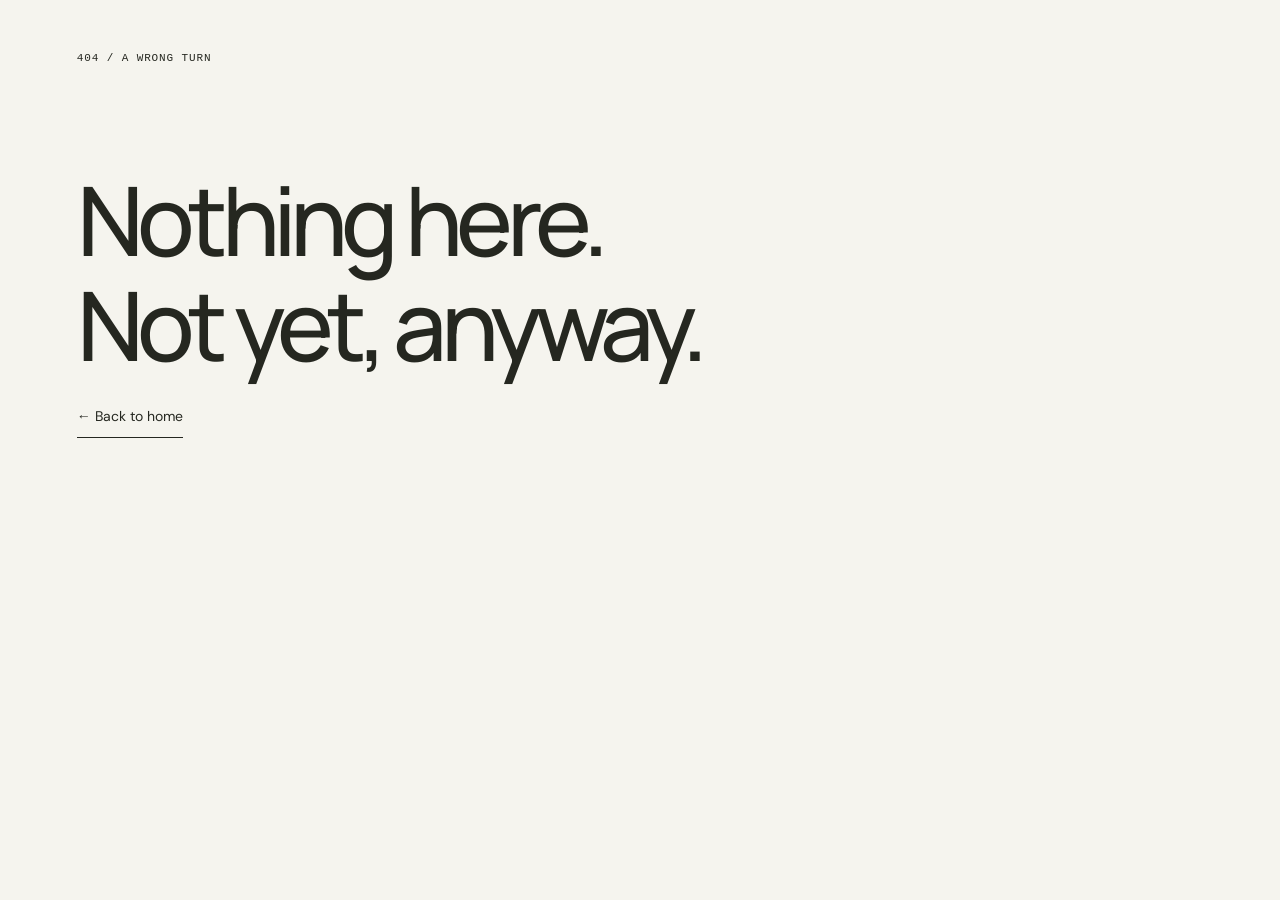
<file: 404/index.html>
<!DOCTYPE html><html lang="en"><head><meta charSet="utf-8"/><meta name="viewport" content="width=device-width, initial-scale=1"/><link rel="stylesheet" href="/_next/static/chunks/0ktyfh7lrmwaa.css" data-precedence="next"/><link rel="preload" as="script" fetchPriority="low" href="/_next/static/chunks/0j1we3cwg31qe.js"/><script src="/_next/static/chunks/16d9m7jc71162.js" async=""></script><script src="/_next/static/chunks/39_j1bdzreq0m.js" async=""></script><script src="/_next/static/chunks/turbopack-077hmtqrhcoji.js" async=""></script><script src="/_next/static/chunks/3qfy96eoyh-ek.js" async=""></script><meta name="robots" content="noindex"/><title>Xuan Pan — Software &amp; Mathematics</title><meta name="description" content="Software developer and University of Waterloo mathematics student. Selected work in full-stack applications, AI, data, and research."/><meta property="og:title" content="Xuan Pan"/><meta property="og:description" content="Thinking. Building. Becoming."/><meta property="og:type" content="website"/><meta name="twitter:card" content="summary"/><meta name="twitter:title" content="Xuan Pan"/><meta name="twitter:description" content="Thinking. Building. Becoming."/><link rel="icon" href="/icon.svg?icon.2trtn0j14ti-5.svg" sizes="any" type="image/svg+xml"/><meta name="next-size-adjust" content=""/><script src="/_next/static/chunks/0cz1d0mv5g_q7.js" noModule=""></script></head><body><div hidden=""><!--$--><!--/$--></div><a class="skip-link" href="#main-content">Skip to content</a><main id="main-content" class="blog-main"><span class="eyebrow">404 / A WRONG TURN</span><div class="blog-heading"><h1>Nothing here.<br/>Not yet, anyway.</h1><a class="text-link" href="/">← Back to home</a></div></main><!--$--><!--/$--><script id="_R_">(globalThis["TURBOPACK"] || (globalThis["TURBOPACK"] = [])).push({"otherChunks":["static/chunks/0j1we3cwg31qe.js","static/chunks/16d9m7jc71162.js","static/chunks/39_j1bdzreq0m.js"],"runtimeModuleIds":[94553]});</script><script src="/_next/static/chunks/0j1we3cwg31qe.js" async=""></script><script>(self.__next_f=self.__next_f||[]).push([0])</script><script>self.__next_f.push([1,"1:\"$Sreact.fragment\"\n2:\"/_next/static/chunks/3qfy96eoyh-ek.js\"\n3:I[39756,[\"$2\"],\"default\"]\n4:I[37457,[\"$2\"],\"default\"]\n8:I[97367,[\"$2\"],\"OutletBoundary\"]\n9:\"$Sreact.suspense\"\nb:\"ViewportBoundary\"\nc:I[97367,[\"$2\"],\"$b\"]\ne:\"MetadataBoundary\"\nf:I[97367,[\"$2\"],\"$e\"]\n11:I[68027,[\"$2\"],\"default\",1]\n:HL[\"/_next/static/chunks/0ktyfh7lrmwaa.css\",\"style\"]\n6:X\n7:[[\"children\",{\"s\":\"__PAGE__\",\"h\":512,\"d\":{\"r\":[\"$\",\"$1\",\"c\",{\"children\":[[\"$\",\"main\",null,{\"id\":\"main-content\",\"className\":\"blog-main\",\"children\":[[\"$\",\"span\",null,{\"className\":\"eyebrow\",\"children\":\"404 / A WRONG TURN\"}],[\"$\",\"div\",null,{\"className\":\"blog-heading\",\"children\":[[\"$\",\"h1\",null,{\"children\":[\"Nothing here.\",[\"$\",\"br\",null,{}],\"Not yet, anyway.\"]}],[\"$\",\"a\",null,{\"className\":\"text-link\",\"href\":\"/\",\"children\":\"← Back to home\"}]]}]]}],null,[\"$\",\"$L8\",null,{\"children\":[\"$\",\"$9\",null,{\"name\":\"Next.MetadataOutlet\",\"children\":\"$@a\"}]}]]}],\"p\":false,\"v\":null}}]]\n5:[[\"children\",{\"s\":\"/_not-found\",\"h\":512,\"d\":{\"r\":[\"$\",\"$1\",\"c\",{\"children\":[null,[\"$\",\"$L3\",null,{\"parallelRouterKey\":\"children\",\"error\":\"$undefined\",\"errorStyles\":\"$undefined\",\"errorScripts\":\"$undefined\",\"template\":[\"$\",\"$L4\",null,{}],\"templateStyles\":\"$undefined\",\"templateScripts\":\"$undefined\",\"notFound\":\"$undefined\",\"forbidden\":\"$undefined\",\"unauthorized\":\"$undefined\"}]]}],\"p\":false,\"v\":\"$6\"},\"c\":\"$Q7\"}]]\n0:{\"P\":null,\"c\":[\"\",\"_not-found\",\"\"],\"q\":\"\",\"i\":false,\"t\":{\"t\":{\"s\":\"\",\"h\":528,\"d\":{\"r\":[\"$\",\"$1\",\"c\",{\"children\":[[[\"$\",\"link\",\"0\",{\"rel\":\"stylesheet\",\"href\":\"/_next/static/chunks/0ktyfh7lrmwaa.css\",\"precedence\":\"next\",\"crossOrigin\":\"$undefined\",\"nonce\":\"$undefined\"}],[\"$\",\"script\",\"script-0\",{\"src\":\"/_next/static/chunks/3qfy96eoyh-ek.js\",\"async\":true,\"nonce\":\"$undefined\"}]],[\"$\",\"html\",null,{\"lang\":\"en\",\"children\":[\"$\",\"body\",null,{\"children\":[[\"$\",\"a\",null,{\"className\":\"skip-link\",\"href\":\"#main-content\",\"children\":\"Skip to content\"}],[\"$\",\"$L3\",null,{\"parallelRouterKey\":\"children\",\"error\":\"$undefined\",\"errorStyles\":\"$undefined\",\"errorScripts\":\"$undefined\",\"template\":[\"$\",\"$L4\",null,{}],\"templateStyles\":\"$undefined\",\"templateScripts\":\"$undefined\",\"notFound\":[[\"$\",\"main\",null,{\"id\":\"main-content\",\"className\":\"blog-main\",\"children\":[[\"$\",\"span\",null,{\"className\":\"eyebrow\",\"children\":\"404 / A WRONG TURN\"}],[\"$\",\"div\",null,{\"className\":\"blog-heading\",\"children\":[[\"$\",\"h1\",null,{\"children\":[\"Nothing here.\",[\"$\",\"br\",null,{}],\"Not yet, anyway.\"]}],[\"$\",\"a\",null,{\"className\":\"text-link\",\"href\":\"/\",\"children\":\"← Back to home\"}]]}]]}],[]],\"forbidden\":\"$undefined\",\"unauthorized\":\"$undefined\"}]]}]}]]}],\"p\":false,\"v\":null},\"c\":\"$Q5\"},\"h\":{\"r\":[\"$\",\"$1\",\"h\",{\"children\":[[\"$\",\"meta\",null,{\"name\":\"robots\",\"content\":\"noindex\"}],[\"$\",\"$Lc\",null,{\"children\":\"$Ld\"}],[\"$\",\"$Lf\",null,{\"children\":[[\"$\",\"div\",null,{\"hidden\":true,\"children\":[\"$\",\"$9\",null,{\"name\":\"Next.Metadata\",\"children\":\"$L10\"}]}],null]}],[\"$\",\"meta\",null,{\"name\":\"next-size-adjust\",\"content\":\"\"}]]}],\"p\":false,\"v\":null}},\"m\":\"$undefined\",\"G\":[\"$11\",[[\"$\",\"link\",\"0\",{\"rel\":\"stylesheet\",\"href\":\"/_next/static/chunks/0ktyfh7lrmwaa.css\",\"precedence\":\"next\",\"crossOrigin\":\"$undefined\",\"nonce\":\"$undefined\"}]]],\"S\":true,\"r\":\"$undefined\",\"s\":\"$undefined\",\"a\":\"$undefined\",\"l\":\"$undefined\",\"p\":\"$undefined\",\"d\":\"$undefined\",\"b\":\"_iN-KuvZBmTuF0AkW2Cwb\"}\n6:C\nd:[[\"$\",\"meta\",\"0\",{\"charSet\":\"utf-8\"}],[\"$\",\"meta\",\"1\",{\"name\":\"viewport\",\"content\":\"width=device-width, initial-scale=1\"}]]\n12:I[27201,[\"$2\"],\"IconMark\"]\na:null\n10:[[\"$\",\"title\",\"0\",{\"children\":\"Xuan Pan — Software \u0026 Mathematics\"}],[\"$\",\"meta\",\"1\",{\"name\":\"description\",\"content\":\"Software developer and University of Waterloo mathematics student. Selected work in full-stack applications, AI, data, and research.\"}],[\"$\",\"meta\",\"2\",{\"property\":\"og:title\",\"content\":\"Xuan Pan\"}],[\"$\",\"meta\",\"3\",{\"property\":\"og:description\",\"content\":\"Thinking. Building. Becoming.\"}],[\"$\",\"meta\",\"4\",{\"property\":\"og:type\",\"content\":\"website\"}],[\"$\",\"meta\",\"5\",{\"name\":\"twitter:card\",\"content\":\"summary\"}],[\"$\",\"meta\",\"6\",{\"name\":\"twitter:title\",\"content\":\"Xuan Pan\"}],[\"$\",\"meta\",\"7\",{\"name\":\"twitter:description\",\"content\":\"Thinking. Building. Becoming.\"}],[\"$\",\"link\",\"8\",{\"rel\":\"icon\",\"href\":\"/icon.svg?icon.2trtn0j14ti-5.svg\",\"sizes\":\"any\",\"type\":\"image/svg+xml\"}],[\"$\",\"$L12\",\"9\",{}]]\n"])</script></body></html>
</file>
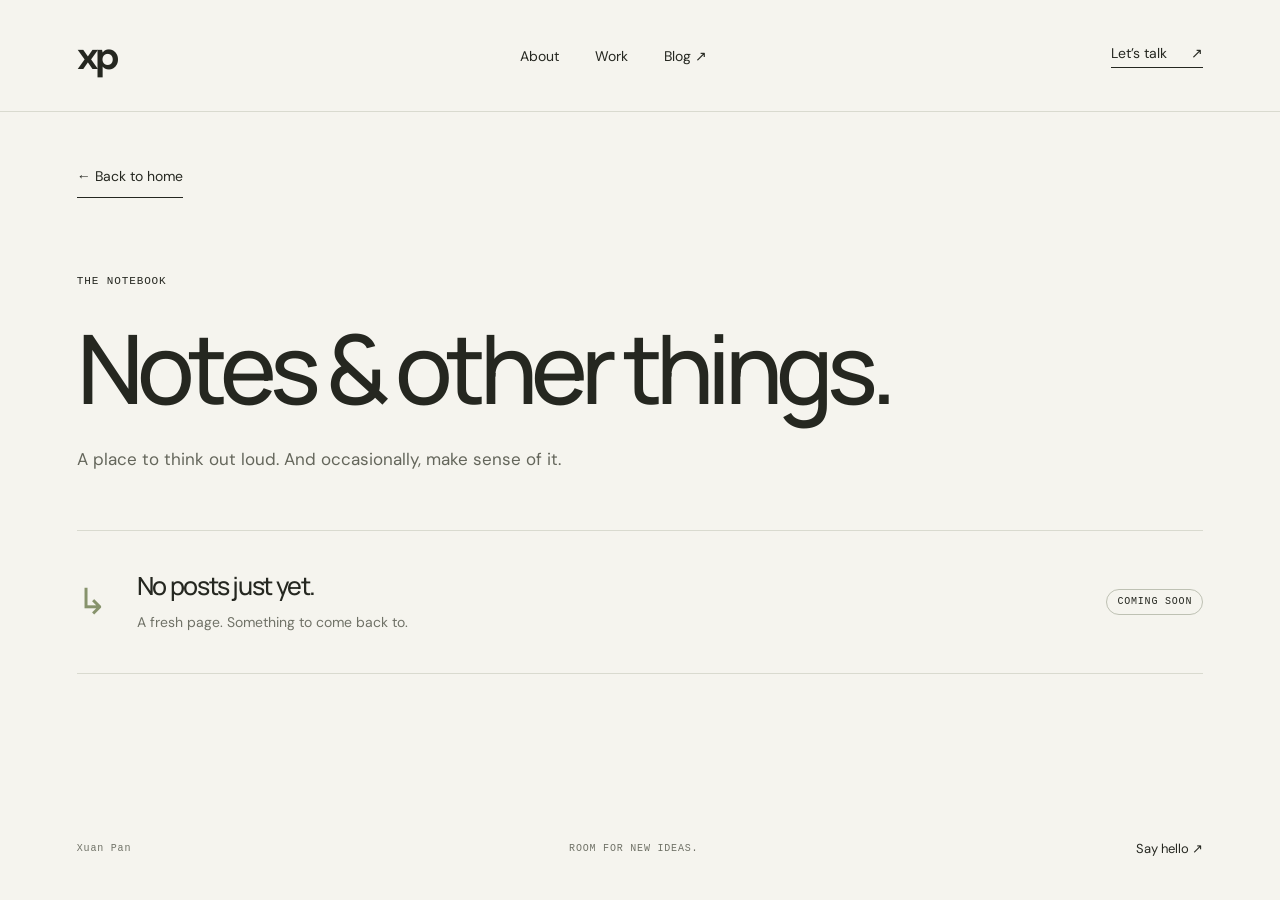
<file: blog/index.html>
<!DOCTYPE html><html lang="en"><head><meta charSet="utf-8"/><link rel="preconnect" href="/" crossorigin=""/><meta name="viewport" content="width=device-width, initial-scale=1"/><link rel="stylesheet" href="/_next/static/chunks/0ktyfh7lrmwaa.css" data-precedence="next"/><link rel="stylesheet" href="/_next/static/chunks/3v0h09x9phu8s.css" data-precedence="next"/><link rel="preload" as="script" fetchPriority="low" href="/_next/static/chunks/0j1we3cwg31qe.js"/><script src="/_next/static/chunks/16d9m7jc71162.js" async=""></script><script src="/_next/static/chunks/39_j1bdzreq0m.js" async=""></script><script src="/_next/static/chunks/turbopack-077hmtqrhcoji.js" async=""></script><script src="/_next/static/chunks/3qfy96eoyh-ek.js" async=""></script><title>Blog — Xuan Pan</title><meta name="description" content="Notes, questions, and thoughts from Xuan Pan."/><meta property="og:title" content="Xuan Pan"/><meta property="og:description" content="Thinking. Building. Becoming."/><meta property="og:type" content="website"/><meta name="twitter:card" content="summary"/><meta name="twitter:title" content="Xuan Pan"/><meta name="twitter:description" content="Thinking. Building. Becoming."/><link rel="icon" href="/icon.svg?icon.2trtn0j14ti-5.svg" sizes="any" type="image/svg+xml"/><meta name="next-size-adjust" content=""/><script src="/_next/static/chunks/0cz1d0mv5g_q7.js" noModule=""></script></head><body><div hidden=""><!--$--><!--/$--></div><a class="skip-link" href="#main-content">Skip to content</a><header class="site-header"><a class="wordmark" href="/" aria-label="Xuan Pan home">xp</a><nav aria-label="Main navigation"><a href="/#about">About</a><a href="/#work">Work</a><a href="/blog/">Blog <span aria-hidden="true">↗</span></a></nav><a class="contact-link" href="mailto:xuanling1221@outlook.com">Let’s talk <span aria-hidden="true">↗</span></a></header><main id="main-content" class="blog-main"><a class="text-link" href="/">← Back to home</a><div class="blog-heading"><span class="eyebrow">THE NOTEBOOK</span><h1>Notes &amp; other things.</h1><p>A place to think out loud. And occasionally, make sense of it.</p></div><section class="empty-state" aria-labelledby="empty-title"><span class="empty-symbol" aria-hidden="true">↳</span><div><h2 id="empty-title">No posts just yet.</h2><p>A fresh page. Something to come back to.</p></div><span class="small-tag">COMING SOON</span></section></main><footer><span>Xuan Pan</span><span>ROOM FOR NEW IDEAS.</span><a href="mailto:xuanling1221@outlook.com">Say hello ↗</a></footer><!--$--><!--/$--><script id="_R_">(globalThis["TURBOPACK"] || (globalThis["TURBOPACK"] = [])).push({"otherChunks":["static/chunks/0j1we3cwg31qe.js","static/chunks/16d9m7jc71162.js","static/chunks/39_j1bdzreq0m.js"],"runtimeModuleIds":[94553]});</script><script src="/_next/static/chunks/0j1we3cwg31qe.js" async=""></script><script>(self.__next_f=self.__next_f||[]).push([0])</script><script>self.__next_f.push([1,"1:\"$Sreact.fragment\"\n2:\"/_next/static/chunks/3qfy96eoyh-ek.js\"\n3:I[39756,[\"$2\"],\"default\"]\n4:I[37457,[\"$2\"],\"default\"]\n8:I[97367,[\"$2\"],\"OutletBoundary\"]\n9:\"$Sreact.suspense\"\nb:\"ViewportBoundary\"\nc:I[97367,[\"$2\"],\"$b\"]\ne:\"MetadataBoundary\"\nf:I[97367,[\"$2\"],\"$e\"]\n11:I[68027,[\"$2\"],\"default\",1]\n:HL[\"/_next/static/chunks/0ktyfh7lrmwaa.css\",\"style\"]\n:HL[\"/_next/static/chunks/3v0h09x9phu8s.css\",\"style\"]\n:HC[\"/\",\"\"]\n6:[[\"children\",{\"s\":\"__PAGE__\",\"h\":512,\"d\":{\"r\":[\"$\",\"$1\",\"c\",{\"children\":[\"$L7\",null,[\"$\",\"$L8\",null,{\"children\":[\"$\",\"$9\",null,{\"name\":\"Next.MetadataOutlet\",\"children\":\"$@a\"}]}]]}],\"p\":false,\"v\":null}}]]\n5:[[\"children\",{\"s\":\"blog\",\"h\":512,\"d\":{\"r\":[\"$\",\"$1\",\"c\",{\"children\":[[[\"$\",\"link\",\"0\",{\"rel\":\"stylesheet\",\"href\":\"/_next/static/chunks/3v0h09x9phu8s.css\",\"precedence\":\"next\",\"crossOrigin\":\"$undefined\",\"nonce\":\"$undefined\"}]],[\"$\",\"$L3\",null,{\"parallelRouterKey\":\"children\",\"error\":\"$undefined\",\"errorStyles\":\"$undefined\",\"errorScripts\":\"$undefined\",\"template\":[\"$\",\"$L4\",null,{}],\"templateStyles\":\"$undefined\",\"templateScripts\":\"$undefined\",\"notFound\":\"$undefined\",\"forbidden\":\"$undefined\",\"unauthorized\":\"$undefined\"}]]}],\"p\":false,\"v\":null},\"c\":\"$Q6\"}]]\n0:{\"P\":null,\"c\":[\"\",\"blog\",\"\"],\"q\":\"\",\"i\":false,\"t\":{\"t\":{\"s\":\"\",\"h\":528,\"d\":{\"r\":[\"$\",\"$1\",\"c\",{\"children\":[[[\"$\",\"link\",\"0\",{\"rel\":\"stylesheet\",\"href\":\"/_next/static/chunks/0ktyfh7lrmwaa.css\",\"precedence\":\"next\",\"crossOrigin\":\"$undefined\",\"nonce\":\"$undefined\"}],[\"$\",\"script\",\"script-0\",{\"src\":\"/_next/static/chunks/3qfy96eoyh-ek.js\",\"async\":true,\"nonce\":\"$undefined\"}]],[\"$\",\"html\",null,{\"lang\":\"en\",\"children\":[\"$\",\"body\",null,{\"children\":[[\"$\",\"a\",null,{\"className\":\"skip-link\",\"href\":\"#main-content\",\"children\":\"Skip to content\"}],[\"$\",\"$L3\",null,{\"parallelRouterKey\":\"children\",\"error\":\"$undefined\",\"errorStyles\":\"$undefined\",\"errorScripts\":\"$undefined\",\"template\":[\"$\",\"$L4\",null,{}],\"templateStyles\":\"$undefined\",\"templateScripts\":\"$undefined\",\"notFound\":[[\"$\",\"main\",null,{\"id\":\"main-content\",\"className\":\"blog-main\",\"children\":[[\"$\",\"span\",null,{\"className\":\"eyebrow\",\"children\":\"404 / A WRONG TURN\"}],[\"$\",\"div\",null,{\"className\":\"blog-heading\",\"children\":[[\"$\",\"h1\",null,{\"children\":[\"Nothing here.\",[\"$\",\"br\",null,{}],\"Not yet, anyway.\"]}],[\"$\",\"a\",null,{\"className\":\"text-link\",\"href\":\"/\",\"children\":\"← Back to home\"}]]}]]}],[]],\"forbidden\":\"$undefined\",\"unauthorized\":\"$undefined\"}]]}]}]]}],\"p\":false,\"v\":null},\"c\":\"$Q5\"},\"h\":{\"r\":[\"$\",\"$1\",\"h\",{\"children\":[null,[\"$\",\"$Lc\",null,{\"children\":\"$Ld\"}],[\"$\",\"$Lf\",null,{\"children\":[[\"$\",\"div\",null,{\"hidden\":true,\"children\":[\"$\",\"$9\",null,{\"name\":\"Next.Metadata\",\"children\":\"$L10\"}]}],null]}],[\"$\",\"meta\",null,{\"name\":\"next-size-adjust\",\"content\":\"\"}]]}],\"p\":false,\"v\":null}},\"m\":\"$undefined\",\"G\":[\"$11\",[[\"$\",\"link\",\"0\",{\"rel\":\"stylesheet\",\"href\":\"/_next/static/chunks/0ktyfh7lrmwaa.css\",\"precedence\":\"next\",\"crossOrigin\":\"$undefined\",\"nonce\":\"$undefined\"}]]],\"S\":true,\"r\":\"$undefined\",\"s\":\"$undefined\",\"a\":\"$undefined\",\"l\":\"$undefined\",\"p\":\"$undefined\",\"d\":\"$undefined\",\"b\":\"_iN-KuvZBmTuF0AkW2Cwb\"}\nd:[[\"$\",\"meta\",\"0\",{\"charSet\":\"utf-8\"}],[\"$\",\"meta\",\"1\",{\"name\":\"viewport\",\"content\":\"width=device-width, initial-scale=1\"}]]\n12:I[27201,[\"$2\"],\"IconMark\"]\na:null\n10:[[\"$\",\"title\",\"0\",{\"children\":\"Blog — Xuan Pan\"}],[\"$\",\"meta\",\"1\",{\"name\":\"description\",\"content\":\"Notes, questions, and thoughts from Xuan Pan.\"}],[\"$\",\"meta\",\"2\",{\"property\":\"og:title\",\"content\":\"Xuan Pan\"}],[\"$\",\"meta\",\"3\",{\"property\":\"og:description\",\"content\":\"Thinking. Building. Becoming.\"}],[\"$\",\"meta\",\"4\",{\"property\":\"og:type\",\"content\":\"website\"}],[\"$\",\"meta\",\"5\",{\"name\":\"twitter:card\",\"content\":\"summary\"}],[\"$\",\"meta\",\"6\",{\"name\":\"twitter:title\",\"content\":\"Xuan Pan\"}],[\"$\",\"meta\",\"7\",{\"name\":\"twitter:description\",\"content\":\"Thinking. Building. Becoming.\"}],[\"$\",\"link\",\"8\",{\"rel\":\"icon\",\"href\":\"/icon.svg?icon.2trtn0j14ti-5.svg\",\"sizes\":\"any\",\"type\":\"image/svg+xml\"}],[\"$\",\"$L12\",\"9\",{}]]\n"])</script><script>self.__next_f.push([1,"7:[[\"$\",\"header\",null,{\"className\":\"site-header\",\"children\":[[\"$\",\"a\",null,{\"className\":\"wordmark\",\"href\":\"/\",\"aria-label\":\"Xuan Pan home\",\"children\":\"xp\"}],[\"$\",\"nav\",null,{\"aria-label\":\"Main navigation\",\"children\":[[\"$\",\"a\",null,{\"href\":\"/#about\",\"children\":\"About\"}],[\"$\",\"a\",null,{\"href\":\"/#work\",\"children\":\"Work\"}],[\"$\",\"a\",null,{\"href\":\"/blog/\",\"children\":[\"Blog \",[\"$\",\"span\",null,{\"aria-hidden\":\"true\",\"children\":\"↗\"}]]}]]}],[\"$\",\"a\",null,{\"className\":\"contact-link\",\"href\":\"mailto:xuanling1221@outlook.com\",\"children\":[\"Let’s talk \",[\"$\",\"span\",null,{\"aria-hidden\":\"true\",\"children\":\"↗\"}]]}]]}],[\"$\",\"main\",null,{\"id\":\"main-content\",\"className\":\"blog-main\",\"children\":[[\"$\",\"a\",null,{\"className\":\"text-link\",\"href\":\"/\",\"children\":\"← Back to home\"}],[\"$\",\"div\",null,{\"className\":\"blog-heading\",\"children\":[[\"$\",\"span\",null,{\"className\":\"eyebrow\",\"children\":\"THE NOTEBOOK\"}],[\"$\",\"h1\",null,{\"children\":\"Notes \u0026 other things.\"}],[\"$\",\"p\",null,{\"children\":\"A place to think out loud. And occasionally, make sense of it.\"}]]}],[\"$\",\"section\",null,{\"className\":\"empty-state\",\"aria-labelledby\":\"empty-title\",\"children\":[[\"$\",\"span\",null,{\"className\":\"empty-symbol\",\"aria-hidden\":\"true\",\"children\":\"↳\"}],[\"$\",\"div\",null,{\"children\":[[\"$\",\"h2\",null,{\"id\":\"empty-title\",\"children\":\"No posts just yet.\"}],[\"$\",\"p\",null,{\"children\":\"A fresh page. Something to come back to.\"}]]}],[\"$\",\"span\",null,{\"className\":\"small-tag\",\"children\":\"COMING SOON\"}]]}]]}],[\"$\",\"footer\",null,{\"children\":[[\"$\",\"span\",null,{\"children\":\"Xuan Pan\"}],[\"$\",\"span\",null,{\"children\":\"ROOM FOR NEW IDEAS.\"}],[\"$\",\"a\",null,{\"href\":\"mailto:xuanling1221@outlook.com\",\"children\":\"Say hello ↗\"}]]}]]\n"])</script></body></html>
</file>
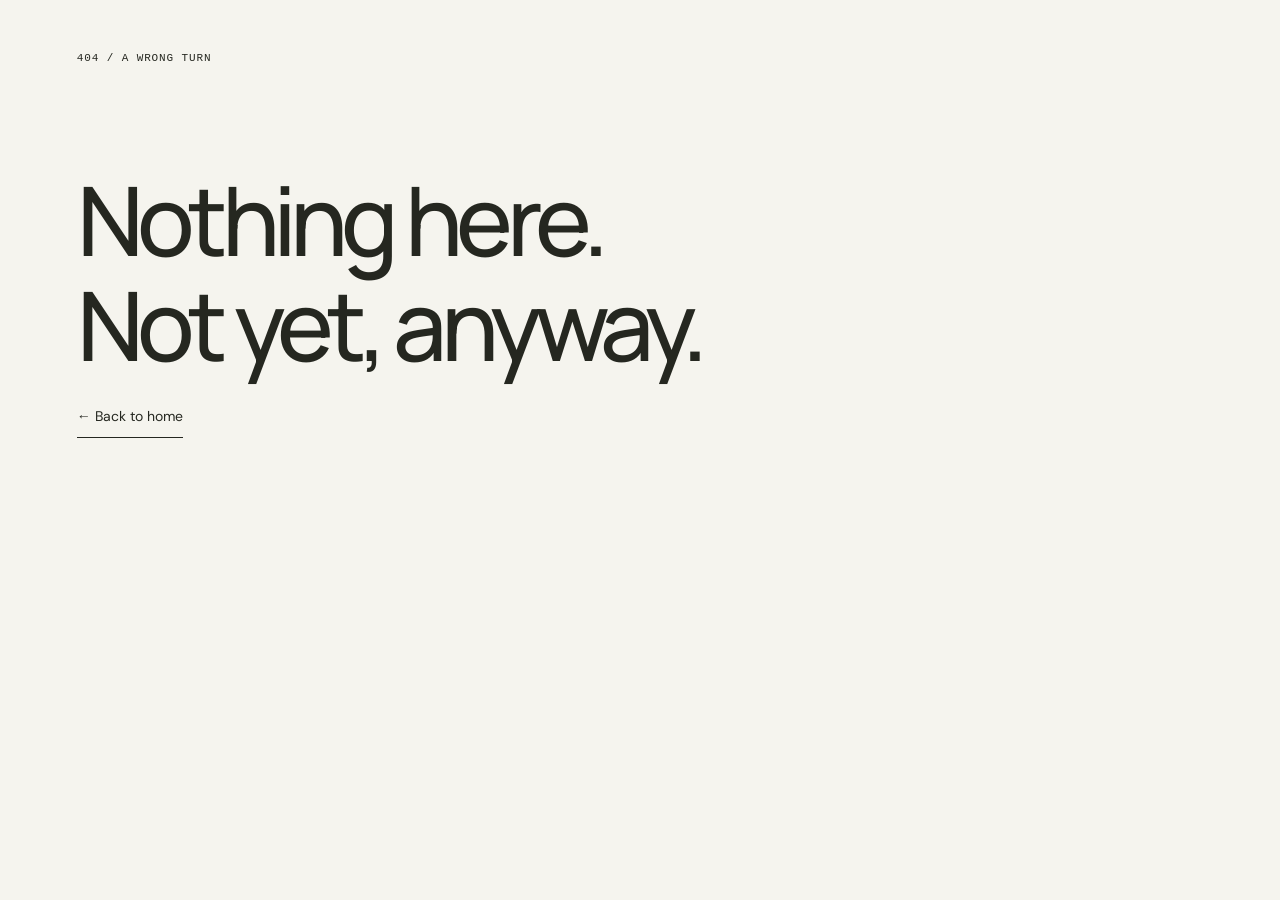
<file: blog/__empty/index.html>
<!DOCTYPE html><html id="__next_error__"><head><meta charSet="utf-8"/><meta name="viewport" content="width=device-width, initial-scale=1"/><link rel="preload" as="script" fetchPriority="low" href="/_next/static/chunks/0j1we3cwg31qe.js"/><script src="/_next/static/chunks/16d9m7jc71162.js" async=""></script><script src="/_next/static/chunks/39_j1bdzreq0m.js" async=""></script><script src="/_next/static/chunks/turbopack-077hmtqrhcoji.js" async=""></script><meta name="robots" content="noindex"/><title>Xuan Pan — Software &amp; Mathematics</title><meta name="description" content="Software developer and University of Waterloo mathematics student. Selected work in full-stack applications, AI, data, and research."/><meta property="og:title" content="Xuan Pan"/><meta property="og:description" content="Thinking. Building. Becoming."/><meta property="og:type" content="website"/><meta name="twitter:card" content="summary"/><meta name="twitter:title" content="Xuan Pan"/><meta name="twitter:description" content="Thinking. Building. Becoming."/><link rel="icon" href="/icon.svg?icon.2trtn0j14ti-5.svg" sizes="any" type="image/svg+xml"/><script src="/_next/static/chunks/0cz1d0mv5g_q7.js" noModule=""></script></head><body><div hidden=""><!--$--><!--/$--></div><script id="_R_">(globalThis["TURBOPACK"] || (globalThis["TURBOPACK"] = [])).push({"otherChunks":["static/chunks/0j1we3cwg31qe.js","static/chunks/16d9m7jc71162.js","static/chunks/39_j1bdzreq0m.js"],"runtimeModuleIds":[94553]});</script><script src="/_next/static/chunks/0j1we3cwg31qe.js" async=""></script><script>(self.__next_f=self.__next_f||[]).push([0])</script><script>self.__next_f.push([1,"1:\"$Sreact.fragment\"\n2:\"/_next/static/chunks/3qfy96eoyh-ek.js\"\n3:I[39756,[\"$2\"],\"default\"]\n4:I[37457,[\"$2\"],\"default\"]\na:I[97367,[\"$2\"],\"OutletBoundary\"]\nb:\"$Sreact.suspense\"\nd:\"ViewportBoundary\"\ne:I[97367,[\"$2\"],\"$d\"]\n10:\"MetadataBoundary\"\n11:I[97367,[\"$2\"],\"$10\"]\n13:I[68027,[\"$2\"],\"default\",1]\n:HL[\"/_next/static/chunks/0ktyfh7lrmwaa.css\",\"style\"]\n:HL[\"/_next/static/chunks/3v0h09x9phu8s.css\",\"style\"]\n:HC[\"/\",\"\"]\n7:X\n8:[[\"children\",{\"s\":\"__PAGE__\",\"h\":512,\"d\":{\"r\":[\"$\",\"$1\",\"c\",{\"children\":[\"$L9\",null,[\"$\",\"$La\",null,{\"children\":[\"$\",\"$b\",null,{\"name\":\"Next.MetadataOutlet\",\"children\":\"$@c\"}]}]]}],\"p\":false,\"v\":null}}]]\n6:[[\"children\",{\"s\":{\"n\":\"slug\",\"t\":\"d\",\"k\":\"__empty\",\"s\":[]},\"h\":66048,\"d\":{\"r\":[\"$\",\"$1\",\"c\",{\"children\":[null,[\"$\",\"$L3\",null,{\"parallelRouterKey\":\"children\",\"error\":\"$undefined\",\"errorStyles\":\"$undefined\",\"errorScripts\":\"$undefined\",\"template\":[\"$\",\"$L4\",null,{}],\"templateStyles\":\"$undefined\",\"templateScripts\":\"$undefined\",\"notFound\":\"$undefined\",\"forbidden\":\"$undefined\",\"unauthorized\":\"$undefined\"}]]}],\"p\":false,\"v\":\"$7\"},\"c\":\"$Q8\"}]]\n5:[[\"children\",{\"s\":\"blog\",\"h\":131584,\"d\":{\"r\":[\"$\",\"$1\",\"c\",{\"children\":[[[\"$\",\"link\",\"0\",{\"rel\":\"stylesheet\",\"href\":\"/_next/static/chunks/3v0h09x9phu8s.css\",\"precedence\":\"next\",\"crossOrigin\":\"$undefined\",\"nonce\":\"$undefined\"}]],[\"$\",\"$L3\",null,{\"parallelRouterKey\":\"children\",\"error\":\"$undefined\",\"errorStyles\":\"$undefined\",\"errorScripts\":\"$undefined\",\"template\":[\"$\",\"$L4\",null,{}],\"templateStyles\":\"$undefined\",\"templateScripts\":\"$undefined\",\"notFound\":\"$undefined\",\"forbidden\":\"$undefined\",\"unauthorized\":\"$undefined\"}]]}],\"p\":false,\"v\":null},\"c\":\"$Q6\"}]]\n0:{\"P\":null,\"c\":[\"\",\"blog\",\"__empty\",\"\"],\"q\":\"\",\"i\":false,\"t\":{\"t\":{\"s\":\"\",\"h\":131600,\"d\":{\"r\":[\"$\",\"$1\",\"c\",{\"children\":[[[\"$\",\"link\",\"0\",{\"rel\":\"stylesheet\",\"href\":\"/_next/static/chunks/0ktyfh7lrmwaa.css\",\"precedence\":\"next\",\"crossOrigin\":\"$undefined\",\"nonce\":\"$undefined\"}],[\"$\",\"script\",\"script-0\",{\"src\":\"/_next/static/chunks/3qfy96eoyh-ek.js\",\"async\":true,\"nonce\":\"$undefined\"}]],[\"$\",\"html\",null,{\"lang\":\"en\",\"children\":[\"$\",\"body\",null,{\"children\":[[\"$\",\"a\",null,{\"className\":\"skip-link\",\"href\":\"#main-content\",\"children\":\"Skip to content\"}],[\"$\",\"$L3\",null,{\"parallelRouterKey\":\"children\",\"error\":\"$undefined\",\"errorStyles\":\"$undefined\",\"errorScripts\":\"$undefined\",\"template\":[\"$\",\"$L4\",null,{}],\"templateStyles\":\"$undefined\",\"templateScripts\":\"$undefined\",\"notFound\":[[\"$\",\"main\",null,{\"id\":\"main-content\",\"className\":\"blog-main\",\"children\":[[\"$\",\"span\",null,{\"className\":\"eyebrow\",\"children\":\"404 / A WRONG TURN\"}],[\"$\",\"div\",null,{\"className\":\"blog-heading\",\"children\":[[\"$\",\"h1\",null,{\"children\":[\"Nothing here.\",[\"$\",\"br\",null,{}],\"Not yet, anyway.\"]}],[\"$\",\"a\",null,{\"className\":\"text-link\",\"href\":\"/\",\"children\":\"← Back to home\"}]]}]]}],[]],\"forbidden\":\"$undefined\",\"unauthorized\":\"$undefined\"}]]}]}]]}],\"p\":false,\"v\":null},\"c\":\"$Q5\"},\"h\":{\"r\":[\"$\",\"$1\",\"h\",{\"children\":[null,[\"$\",\"$Le\",null,{\"children\":\"$Lf\"}],[\"$\",\"$L11\",null,{\"children\":[[\"$\",\"div\",null,{\"hidden\":true,\"children\":[\"$\",\"$b\",null,{\"name\":\"Next.Metadata\",\"children\":\"$L12\"}]}],null]}],[\"$\",\"meta\",null,{\"name\":\"next-size-adjust\",\"content\":\"\"}]]}],\"p\":false,\"v\":null}},\"m\":\"$undefined\",\"G\":[\"$13\",[[\"$\",\"link\",\"0\",{\"rel\":\"stylesheet\",\"href\":\"/_next/static/chunks/0ktyfh7lrmwaa.css\",\"precedence\":\"next\",\"crossOrigin\":\"$undefined\",\"nonce\":\"$undefined\"}]]],\"S\":true,\"r\":\"$undefined\",\"s\":\"$undefined\",\"a\":\"$undefined\",\"l\":\"$undefined\",\"p\":\"$undefined\",\"d\":\"$undefined\",\"b\":\"_iN-KuvZBmTuF0AkW2Cwb\"}\n7:C\n9:E{\"digest\":\"NEXT_HTTP_ERROR_FALLBACK;404\"}\nf:[[\"$\",\"meta\",\"0\",{\"charSet\":\"utf-8\"}],[\"$\",\"meta\",\"1\",{\"name\":\"viewport\",\"content\":\"width=device-width, initial-scale=1\"}]]\n14:I[27201,[\"$2\"],\"IconMark\"]\nc:null\n12:[[\"$\",\"title\",\"0\",{\"children\":\"Note not found — Xuan Pan\"}],[\"$\",\"meta\",\"1\",{\"name\":\"description\",\"content\":\"Software developer and University of Waterloo mathematics student. Selected work in full-stack applications, AI, data, and research.\"}],[\"$\",\"meta\",\"2\",{\"property\":\"og:title\",\"content\":\"Xuan Pan\"}],[\"$\",\"meta\",\"3\",{\"property\":\"og:description\",\"content\":\"Thinking. Building. Becoming.\"}],[\"$\",\"meta\",\"4\",{\"property\":\"og:type\",\"content\":\"website\"}],[\"$\",\"meta\",\"5\",{\"name\":\"twitter:card\",\"content\":\"summary\"}],[\"$\",\"meta\",\"6\",{\"name\":\"twitter:title\",\"content\":\"Xuan Pan\"}],[\"$\",\"meta\",\"7\",{\"name\":\"twitter:description\",\"content\":\"Thinking. Building. Becoming.\"}],[\"$\",\"link\",\"8\",{\"rel\":\"icon\",\"href\":\"/icon.svg?icon.2trtn0j14ti-5.svg\",\"sizes\":\"any\",\"type\":\"image/svg+xml\"}],[\"$\",\"$L14\",\"9\",{}]]\n"])</script></body></html>
</file>
<file: _next/static/chunks/0ktyfh7lrmwaa.css>
@font-face{font-family:Manrope;font-style:normal;font-display:swap;font-weight:400;src:url(../media/manrope-latin-400-normal.2xa18tgv2np2i.woff2)format("woff2"),url(../media/manrope-latin-400-normal.16uzrbq5-8z5v.woff)format("woff")}
@font-face{font-family:Manrope;font-style:normal;font-display:swap;font-weight:500;src:url(../media/manrope-latin-500-normal.23dhs730snm70.woff2)format("woff2"),url(../media/manrope-latin-500-normal.1uxcnzel4f8qj.woff)format("woff")}
@font-face{font-family:Manrope;font-style:normal;font-display:swap;font-weight:600;src:url(../media/manrope-latin-600-normal.2ybi4mo9-3upl.woff2)format("woff2"),url(../media/manrope-latin-600-normal.0d_nc7hu7m8km.woff)format("woff")}
@font-face{font-family:DM Sans;font-style:normal;font-display:swap;font-weight:400;src:url(../media/dm-sans-latin-400-normal.0471snlmja818.woff2)format("woff2"),url(../media/dm-sans-latin-400-normal.40quu04grbhf8.woff)format("woff")}
@font-face{font-family:DM Sans;font-style:normal;font-display:swap;font-weight:500;src:url(../media/dm-sans-latin-500-normal.0brn-8r9pdr2e.woff2)format("woff2"),url(../media/dm-sans-latin-500-normal.0jcw8phz0eanr.woff)format("woff")}
@font-face{font-family:DM Sans;font-style:normal;font-display:swap;font-weight:600;src:url(../media/dm-sans-latin-600-normal.0oone78si629l.woff2)format("woff2"),url(../media/dm-sans-latin-600-normal.40ad7xuawyzt9.woff)format("woff")}
@font-face{font-family:DM Sans;font-style:normal;font-display:swap;font-weight:700;src:url(../media/dm-sans-latin-700-normal.1a6kzvi7en7g-.woff2)format("woff2"),url(../media/dm-sans-latin-700-normal.33in7pwjke59p.woff)format("woff")}
:root{--paper:#f5f4ee;--surface:#e9eae1;--surface-tint:#e7ebdb;--accent:#d6fc51;--ink:#252720;--text-soft:#64665b;--text-faint:#707267;--text-ghost:#929489;--muted:#818278;--line:#d9dacf;--line-strong:#bec1b3;--olive:#758746;--olive-dark:#64733c;--olive-soft:#87936c;--cjk:"PingFang TC", "PingFang SC", "Hiragino Sans", "Noto Sans CJK TC", "Microsoft JhengHei", sans-serif;--sans:"DM Sans", Arial, var(--cjk);--display:"Manrope", Arial, var(--cjk);--mono:"Courier New", monospace;--gutter:6%;--max-width:1600px;--mobile:760px}*{box-sizing:border-box}html{scroll-behavior:smooth;scroll-padding-top:32px}body{background:var(--paper);color:var(--ink);font-family:var(--sans);-webkit-font-smoothing:antialiased;margin:0}h1,h2,h3,p{margin:0}a{color:inherit;text-decoration:none}a,button{-webkit-tap-highlight-color:transparent}a:focus-visible{outline:2px solid var(--ink);outline-offset:6px}::selection{background:var(--accent);color:var(--ink)}h2{font-family:var(--display);letter-spacing:-.055em;font-size:clamp(30px,3.4vw,49px);font-weight:500;line-height:1.2}.skip-link{z-index:10;background:var(--ink);color:var(--paper);padding:14px;position:absolute;top:-80px;left:12px}.skip-link:focus{top:12px}.eyebrow,.edition,.hero-caption,.section-label,.small-tag,footer>span{font:11px/1.6 var(--mono);letter-spacing:.08em}.eyebrow{align-items:center;gap:10px;display:flex}.edition{color:var(--muted)}.muted{color:var(--text-ghost)}.small-tag{border:1px solid var(--line-strong);white-space:nowrap;border-radius:30px;padding:4px 10px;font-size:10px}.text-link{border-bottom:1px solid var(--ink);align-items:center;gap:30px;min-height:36px;padding-bottom:7px;font-size:14px;display:inline-flex}.pill-link{border:1px solid var(--ink);border-radius:50px;gap:50px;margin-top:30px;padding:15px 24px;font-size:14px;transition:background .2s,color .2s;display:inline-flex}.pill-link:hover{background:var(--ink);color:var(--accent)}.site-header,main,footer{max-width:var(--max-width);margin-inline:auto}.site-header{height:112px;padding:0 var(--gutter);border-bottom:1px solid var(--line);justify-content:space-between;align-items:center;display:flex}.wordmark{letter-spacing:-4px;font-size:38px;font-weight:800;line-height:1}nav{gap:36px;font-size:14px;display:flex}nav a{padding-block:12px}nav a,.contact-link{transition:opacity .2s}nav a:hover,.contact-link:hover{opacity:.55}.contact-link{border-bottom:1px solid var(--ink);padding-bottom:5px;font-size:14px}.contact-link span{margin-left:20px}.hero{padding:46px var(--gutter) 0}.hero-top,.hero-caption{justify-content:space-between;gap:20px;display:flex}.status-dot{background:var(--olive-dark);border-radius:50%;width:7px;height:7px}.hero h1{font-family:var(--display);letter-spacing:-.085em;white-space:nowrap;margin:35px 0 23px -12px;font-size:clamp(100px,17.5vw,260px);font-weight:600;line-height:1.2}.name-period{color:var(--olive)}.hero-bottom{grid-template-columns:1fr 1fr 140px;align-items:start;gap:40px;padding:0 0 65px;display:grid}.hero-bottom>p{letter-spacing:-.04em;font-size:clamp(24px,2.4vw,36px);line-height:1.23}.hero-description p{color:var(--text-soft);font-size:16px;line-height:1.7}.hero-description .text-link{margin-top:26px}.asterisk{text-align:right;cursor:default;font-size:120px;line-height:1;transition:transform .7s cubic-bezier(.2,.7,.2,1);display:block}.asterisk:hover{transform:rotate(90deg)}.hero-caption{border-top:1px solid var(--line);color:var(--text-faint);padding:17px 0}.section-grid{padding:98px var(--gutter);border-top:1px solid var(--line);grid-template-columns:1fr 2fr;gap:48px;scroll-margin-top:20px;display:grid}.section-grid>div{min-width:0}.section-label{align-items:start;gap:30px;display:flex}.tiny-cross{font-size:18px;line-height:1}.section-heading{justify-content:space-between;align-items:center;gap:20px;display:flex}.section-heading h2{font-size:clamp(28px,2.7vw,39px)}.about-copy{max-width:530px;margin:30px 0}.about-copy p{color:var(--text-soft);font-size:17px;line-height:1.8}.about-copy p+p{margin-top:15px}.skill-groups{gap:18px;margin:30px 0;display:grid}.skill-groups h3{font:10px/1.8 var(--mono);text-transform:uppercase;letter-spacing:.08em;color:var(--text-soft)}.skill-groups p{margin-top:3px;font-size:13px;line-height:1.9}.project-list{margin-top:34px}.portfolio-project{border-top:1px solid var(--line);padding:32px 0}.portfolio-project:last-child{border-bottom:1px solid var(--line)}.project-meta{font:10px/1.8 var(--mono);letter-spacing:.07em;color:var(--text-soft);margin-bottom:15px}.portfolio-project h3{font-family:var(--display);letter-spacing:-.04em;font-size:clamp(23px,2.3vw,33px);font-weight:500;line-height:1.3}.project-description{color:var(--text-soft);max-width:600px;margin-top:16px;font-size:15px;line-height:1.85}.project-detail{background:var(--surface-tint);font:11px/1.7 var(--mono);margin-top:20px;padding:6px 10px;display:inline-block}.project-stack{font:10px/1.8 var(--mono);color:var(--text-soft);margin-top:15px}.github-link{margin-top:26px}.experience-list{margin-top:36px}.experience-item{border-top:1px solid var(--line);padding:28px 0}.experience-top{justify-content:space-between;align-items:baseline;gap:20px;display:flex}.experience-top h3{letter-spacing:-.04em;font-size:24px;font-weight:500}.experience-top>span,.research-date{font:10px/1.8 var(--mono);letter-spacing:.04em;color:var(--text-soft)}.experience-role{margin-top:7px;font-size:13px}.experience-role span{color:var(--text-soft)}.experience-copy,.research-copy{color:var(--text-soft);max-width:600px;margin-top:18px;font-size:15px;line-height:1.85}.experience-highlight{color:var(--text-soft);margin-top:12px;font-size:12px;line-height:1.8}.research-meta{flex-wrap:wrap;align-items:center;gap:20px;margin-bottom:25px;display:flex}.research-paper{letter-spacing:-.02em;max-width:600px;margin-top:28px;font-size:19px;line-height:1.6}.research-date{margin-top:25px;display:block}.writing-section{background:var(--accent);border-radius:3px;grid-template-columns:1.6fr 1fr;align-items:center;margin:0 3% 48px;padding:65px 3.2%;display:grid;overflow:hidden}.writing-section h2{letter-spacing:-.065em;margin:28px 0 20px;font-size:clamp(36px,4.7vw,68px)}.writing-section p{font-size:15px;line-height:1.7}.writing-mark{letter-spacing:-.1em;justify-content:center;align-items:center;gap:12px;font-family:Georgia,serif;font-size:clamp(90px,12vw,180px);display:flex;transform:rotate(-12deg)}.writing-mark i{font-size:.7em}.writing-mark span{font-weight:400}.writing-mark span:last-child{padding-bottom:9px}footer{padding:28px var(--gutter) 38px;justify-content:space-between;align-items:center;gap:20px;font-size:13px;display:flex}footer>span{color:var(--text-faint);font-size:10px}.footer-name{font-weight:600}.blog-main{padding:50px var(--gutter) 110px;min-height:calc(100svh - 200px)}.blog-heading{padding:75px 0 55px}.blog-heading h1{font-family:var(--display);letter-spacing:-.07em;margin:24px 0;font-size:clamp(48px,7.5vw,104px);font-weight:500;line-height:1.1}.blog-heading p{color:var(--text-soft);font-size:17px;line-height:1.8}.empty-state{border-block:1px solid var(--line);align-items:center;gap:30px;padding:40px 0;display:flex}.empty-symbol{color:var(--olive-soft);font-size:36px}.empty-state h2{font-size:25px}.empty-state p{color:var(--text-faint);margin-top:10px;font-size:14px;line-height:1.6}.empty-state .small-tag{margin-left:auto}@media (min-width:1600px){.hero h1{font-size:260px}}@media (max-width:760px){.site-header{height:85px}nav{gap:19px;font-size:13px}.contact-link,.edition,.asterisk,.writing-mark,.desktop-break{display:none}.hero{padding-top:30px}.eyebrow,.edition,.hero-caption{font-size:9px}.hero h1{margin:40px 0 30px -4px;font-size:19vw}.hero-bottom{grid-template-columns:1fr;gap:22px;padding-bottom:40px}.hero-bottom>p{font-size:29px}.hero-description p{font-size:15px}.hero-description .text-link{gap:18px;margin-top:18px;font-size:12px}.hero-caption{letter-spacing:.02em;font-size:8px}.section-grid{grid-template-columns:1fr;gap:30px;padding-block:55px}.section-label{justify-content:space-between}.section-heading{align-items:flex-start;gap:10px}.small-tag{font-size:8px}.about-copy p{font-size:16px}.portfolio-project{padding-block:26px}.project-description,.experience-copy,.research-copy{font-size:14px}.project-detail{max-width:100%;font-size:10px}.project-stack{overflow-wrap:anywhere}.experience-top{flex-direction:column;gap:5px}.research-meta{gap:10px}.research-paper{font-size:18px}.writing-section{grid-template-columns:1fr;margin-bottom:20px;padding:40px 6%}.writing-section h2{font-size:43px}footer{flex-wrap:wrap;gap:18px;padding-block:25px}footer>span{font-size:8px}.blog-main{padding-top:32px}.blog-heading{padding-top:45px}.blog-heading p{font-size:15px}.empty-state{flex-wrap:wrap;align-items:flex-start;gap:15px}.empty-state .small-tag{margin-left:48px}.empty-state h2{font-size:24px}}@media (prefers-reduced-motion:reduce){html{scroll-behavior:auto}*,:before,:after{transition:none!important;animation:none!important}}
</file>
<file: _next/static/chunks/0fs9is_j2rw9d.css>
.seal-preview{--seal-width:1080px;--accent:#dfe5d7;--surface-tint:transparent;--olive:#657456;--text-ghost:#71766b;--seal-ink:#302e28;--seal-muted:#69665c;--ink:var(--seal-ink);--text-soft:var(--seal-muted);--line:#dedbd1;--line-strong:#c6c1b4;color:var(--seal-ink);background:#f5f4ee;min-height:100svh;padding:0 clamp(24px,4.4vw,80px)}.seal-preview .seal-header{width:100%;height:108px;max-width:var(--seal-width);border:0;justify-content:space-between;align-items:center;margin:0 auto;padding:0;display:flex}.seal-name{letter-spacing:-.045em;font-size:23px;font-weight:500}.seal-header nav{gap:clamp(20px,3vw,48px);font-size:15px;display:flex}.seal-preview a{color:inherit;text-decoration:none}.seal-preview a:hover{text-underline-offset:6px;text-decoration:underline}.seal-preview a:focus-visible{outline-offset:7px;outline:2px solid #60724d}.seal-hero{min-height:min(720px,100svh - 108px);max-width:var(--seal-width);grid-template-columns:1.2fr 1fr;align-items:center;gap:32px;margin:auto;padding:75px 0 110px;display:grid;position:relative}.seal-identity{min-width:0}.seal-identity h1{font-family:var(--display);letter-spacing:-.065em;white-space:nowrap;margin:24px 0 35px -6px;font-size:clamp(60px,6.8vw,104px);font-weight:400;line-height:1.18}.seal-preview a:focus-visible{outline-color:#6c7058}.seal-preview a:hover{text-decoration-thickness:1px}@media (hover:hover) and (prefers-reduced-motion:no-preference){.seal-preview a{transition:color .18s}.seal-preview a:hover{color:#59604c}}.seal-work-link{border-bottom:1px solid var(--line-strong);align-items:center;gap:50px;margin-top:35px;padding:12px 0;font-size:14px;display:inline-flex}.seal-work-link span{font-size:20px}.seal-content{max-width:var(--seal-width);margin:0 auto}.seal-content .section-grid{grid-template-columns:130px minmax(0,1fr);gap:40px;padding:60px 0}.seal-content h2{letter-spacing:-.045em;font-size:clamp(29px,3vw,43px);line-height:1.3}.seal-content .section-label{color:var(--seal-muted);letter-spacing:.06em;font-size:10px}.seal-content .about-copy{max-width:600px;margin-block:34px}.seal-content .about-copy p{font-size:16px;line-height:1.95}.seal-content .project-list{margin-top:48px}.seal-content .portfolio-project{padding:38px 0 44px}.seal-content .portfolio-project h3{font-size:clamp(23px,2.2vw,30px)}.seal-content .project-description{max-width:590px}.seal-content .project-detail{color:#556448;background:0 0;padding:0}.seal-content .text-link{border:0}.seal-content .experience-item{padding-block:34px}.seal-content .experience-top{flex-wrap:wrap}.seal-content .writing-section{border-top:1px solid var(--line);background:0 0;border-radius:0;grid-template-columns:130px minmax(0,1fr);gap:40px;margin:0;padding:60px 0 70px;display:grid}.seal-content .writing-section h2{margin:0 0 28px}.seal-content .pill-link{border:0;border-bottom:1px solid var(--line-strong);background:0 0;border-radius:0;padding:0 0 8px}.seal-preview .seal-footer{width:100%;max-width:var(--seal-width);border-top:1px solid var(--line);margin:0 auto;padding:30px 0 38px;font-size:12px}@media (max-width:760px){.seal-content .section-grid,.seal-content .writing-section{grid-template-columns:1fr;gap:30px;padding:45px 0}.seal-content .portfolio-project{padding-block:30px}.seal-content .project-meta{overflow-wrap:anywhere}.seal-content .experience-top{gap:8px}}@media (max-width:700px){.seal-preview .seal-header{height:88px}.seal-name{font-size:20px}.seal-header nav{gap:20px;font-size:13px}.seal-hero{grid-template-columns:1fr;gap:28px;min-height:0;padding:24px 0 40px}.seal-identity h1{margin:20px 0 28px -3px;font-size:clamp(57px,15vw,100px)}.seal-work-link{margin-top:22px}}.seal-role{color:var(--seal-muted);max-width:340px;font-size:clamp(15px,1.4vw,19px);line-height:1.8}.seal-content .section-label{font-family:var(--sans);letter-spacing:0;font-size:12px}.seal-content .skill-groups{gap:12px}.seal-content .skill-groups h3{text-transform:none;font-family:var(--sans);letter-spacing:0;font-size:12px}.seal-content .research-role{color:var(--seal-muted);font-size:11px}.seal-content .portfolio-project:last-child{border-bottom:0}.roaming-preview .seal-footer{flex-wrap:wrap;gap:28px;display:flex}.roaming-preview .seal-footer span{margin-right:auto}.panorama-hero{isolation:isolate;overflow:clip}.panorama-landscape{z-index:0;mix-blend-mode:multiply;pointer-events:none;width:108%;max-width:none;height:auto;position:absolute;top:12%;left:-8%}.panorama-hero:before{content:"";z-index:1;pointer-events:none;background:linear-gradient(90deg,#f5f4eef0 0%,#f5f4eedb 31%,#f5f4ee66 49%,#f5f4ee00 68%);position:absolute;inset:0}.panorama-hero .seal-identity{z-index:3;max-width:min(400px,40vw);position:relative}.panorama-mark{z-index:2;color:#625e51;width:14.5%;height:auto;position:absolute;bottom:23%;right:44%}@media (max-width:1000px) and (min-width:701px){.panorama-mark{width:16%;bottom:25%;right:35%}.panorama-landscape{width:125%;top:20%;left:-25%}}@media (max-width:700px){.panorama-hero .seal-identity{max-width:none}.panorama-foreground{min-height:290px;position:relative}.panorama-landscape{width:190%;top:auto;bottom:30px;left:-85%}.panorama-hero:before{background:linear-gradient(#f5f4ee 0% 39%,#f5f4ee00 64%)}.panorama-mark{width:25%;bottom:52px;left:1%;right:auto}}.panorama-card{flex-direction:column;min-height:100svh;display:flex}.panorama-card .seal-header{flex-shrink:0}.panorama-card .panorama-hero{flex-shrink:0;width:100%}.panorama-card .panorama-mark{color:#59574b;width:21%;bottom:23%;right:40.5%}@media (min-width:701px) and (max-width:1000px){.panorama-card .panorama-hero{grid-template-columns:1fr;gap:8px;padding:32px 0 44px}.panorama-card .seal-identity{max-width:none}.panorama-card .panorama-foreground{min-height:340px;position:relative}.panorama-card .panorama-mark{width:23%;bottom:36px;left:7%;right:auto}.panorama-card .panorama-landscape{width:128%;top:auto;bottom:25px;left:-28%}.panorama-card .panorama-hero:before{background:linear-gradient(#f5f4ee 0% 35%,#f5f4ee00 65%)}}@media (max-width:700px){.panorama-card .panorama-mark{width:35%;bottom:52px;left:1%;right:auto}}.ink-depth{aspect-ratio:2}.ink-depth-static{width:100%;height:auto;display:block}.ink-depth[data-active=true] .ink-depth-static{opacity:0}.ink-depth-stage{perspective:1000px;perspective-origin:50%;position:absolute;inset:0}.ink-depth-world{transform-style:preserve-3d;transform:rotateY(var(--ink-y,0deg)) rotateX(var(--ink-x,0deg));transition:transform .65s cubic-bezier(.22,.61,.36,1);position:absolute;inset:0}.ink-depth-layer{-webkit-user-select:none;user-select:none;backface-visibility:hidden;width:100%;height:100%;position:absolute;inset:0}.ink-depth-layer--far{transform:translateZ(-200px)scale(1.2)}.ink-depth-layer--back{transform:translateZ(-85px)scale(1.085)}.ink-depth-layer--middle{transform:translateZ(0)}.ink-depth-layer--front{transform:translateZ(70px)scale(.93)}.ink-depth-toggle{pointer-events:auto;color:var(--seal-muted);font:inherit;cursor:pointer;text-underline-offset:4px;background:0 0;border:0;padding:6px 0 6px 12px;font-size:11px;position:absolute;bottom:-16px;right:0}.ink-depth-toggle:hover{text-decoration:underline}.ink-depth-toggle:focus-visible{outline-offset:4px;outline:2px solid}.panorama-foreground{pointer-events:none}.ink-tilt-control{right:calc(100% - var(--scene-end) + 8px);min-height:44px;color:var(--seal-muted);font:12px var(--sans);pointer-events:auto;background:#f5f4ee;border:0;border-radius:4px;align-items:center;padding:0 10px;display:inline-flex;position:absolute;bottom:0}.ink-tilt-control:focus-visible{outline-offset:2px;outline:2px solid}@media (prefers-reduced-motion:reduce),(hover:none),(pointer:coarse),(max-width:1000px){.ink-depth .ink-depth-static{opacity:1}.ink-depth-stage,.ink-depth-toggle{display:none}.ink-depth-world{transition:none}}@media (pointer:coarse) and (prefers-reduced-motion:no-preference){.ink-depth[data-tilt-active=true] .ink-depth-static{opacity:0}.ink-depth[data-tilt-active=true] .ink-depth-stage:not([hidden]){display:block}.ink-depth[data-tilt-active=true] .ink-depth-world{transition:transform .18s ease-out}}.grand-preview .panorama-card .panorama-landscape{width:115%;top:6%;left:-12%}.grand-preview .panorama-hero:before{background:linear-gradient(90deg,#f5f4eef5 0%,#f5f4eed4 29%,#f5f4ee55 48%,#f5f4ee00 65%)}.grand-preview .ink-depth-stage{perspective:900px}.grand-preview .ink-depth-world{transition-duration:.55s}.grand-preview .ink-depth-layer--far{transform:translateZ(-500px)scale(1.55556)}.grand-preview .ink-depth-layer--back{transform:translateZ(-220px)scale(1.24444)}.grand-preview .ink-depth-layer--middle{transform:translateZ(0)}.grand-preview .ink-depth-layer--front{transform:translateZ(160px)scale(.822222)}@media (min-width:701px) and (max-width:1000px){.grand-preview .panorama-card .panorama-landscape{width:145%;top:auto;bottom:18px;left:-45%}.grand-preview .panorama-card .panorama-hero:before{background:linear-gradient(#f5f4ee 0% 33%,#f5f4ee00 61%)}}@media (max-width:700px){.grand-preview .panorama-card .panorama-landscape{width:185%;top:auto;bottom:22px;left:-85%}.grand-preview .panorama-hero:before{background:linear-gradient(#f5f4ee 0% 35%,#f5f4ee00 61%)}}.scroll-preview .panorama-card .panorama-hero{align-items:start;padding-top:40px}.scroll-preview .panorama-card .seal-identity h1{margin-left:0}.scroll-preview .panorama-card .panorama-landscape{--scene-width:126;--scene-offset:13;--scene-start:calc(var(--scene-offset) / var(--scene-width) * 100%);--scene-end:calc((var(--scene-offset) + 100) / var(--scene-width) * 100%);--scene-fade:clamp(24px, 4vw, 64px);aspect-ratio:3;width:calc(var(--scene-width) * 1%);left:calc(var(--scene-offset) * -1%);top:auto;bottom:6px}.scroll-preview .panorama-card .panorama-mark{width:20%;top:12px;bottom:auto;right:13%}.scroll-preview .panorama-card .panorama-hero:before{background:linear-gradient(#f5f4ee 0%,#f5f4eeef 24%,#f5f4ee30 42%,#f5f4ee00 58%)}.scroll-preview .ink-depth-stage,.scroll-preview .ink-depth-static{-webkit-mask-image:linear-gradient(90deg, transparent var(--scene-start), #000 calc(var(--scene-start) + var(--scene-fade)), #000 calc(var(--scene-end) - var(--scene-fade)), transparent var(--scene-end));mask-image:linear-gradient(90deg, transparent var(--scene-start), #000 calc(var(--scene-start) + var(--scene-fade)), #000 calc(var(--scene-end) - var(--scene-fade)), transparent var(--scene-end))}.scroll-preview .ink-depth-toggle{bottom:-14px;right:11%}@media (min-width:1001px){.scroll-preview .seal-work-link{margin-top:24px}}@media (min-width:1101px),(min-width:1001px) and (orientation:landscape){.scroll-preview .panorama-card{min-height:calc(100svh - 32px)}.scroll-preview .panorama-card .panorama-hero{min-height:min(720px,100svh - 140px)}.scroll-preview .panorama-card .seal-identity h1{margin-bottom:16px}.scroll-preview .seal-role{margin:0;line-height:1.6}.scroll-preview .seal-work-link{margin-top:18px}.scroll-preview .panorama-card .panorama-mark{width:14%;top:10%;right:11%}.seal-content .portfolio-project{grid-template-columns:minmax(0,1fr) minmax(0,28%);align-items:start;gap:40px;padding-block:32px;display:grid}.seal-content .project-detail{font:500 15px/1.5 var(--sans);margin:3px 0 0;display:block}.seal-content .project-stack{margin-top:8px;font-size:12px}}@media (min-width:1001px) and (max-height:780px) and (orientation:landscape){.scroll-preview .panorama-card .panorama-hero{padding-top:18px}.scroll-preview .panorama-card .seal-identity h1{margin-top:12px}.scroll-preview .panorama-card .panorama-mark{width:12%;top:7%}}@media (min-width:701px) and (max-width:1000px){.scroll-preview .panorama-card .panorama-hero{padding-top:32px}.scroll-preview .panorama-card .panorama-foreground{min-height:340px}.scroll-preview .panorama-card .panorama-mark{width:23%;inset:0 auto auto 7%}.scroll-preview .panorama-card .panorama-landscape{--scene-width:175;--scene-offset:45;top:auto;bottom:0}}@media (max-width:700px),(max-width:1100px) and (orientation:portrait){.scroll-preview .panorama-card{min-height:0}.scroll-preview .panorama-card .panorama-hero{grid-template-rows:auto auto;grid-template-areas:"identity""art";min-height:0;margin-top:0}.scroll-preview .panorama-card .seal-identity{grid-area:identity}.scroll-preview .panorama-card .panorama-foreground{grid-area:art;min-height:0}.scroll-preview .panorama-card .panorama-landscape{grid-area:art;bottom:0}.scroll-preview .panorama-card .panorama-hero:before{display:none}}@media (min-width:701px) and (max-width:1100px) and (orientation:portrait){.scroll-preview .panorama-card .panorama-hero{grid-template-columns:1fr;gap:28px;padding:28px 0 24px}.scroll-preview .panorama-card .seal-identity{max-width:none}.scroll-preview .panorama-card .seal-identity h1{margin:0 0 12px;font-size:clamp(72px,8.5vw,92px)}.scroll-preview .seal-role{max-width:none;margin:0}.scroll-preview .seal-work-link{min-height:44px;margin-top:14px}.scroll-preview .panorama-card .panorama-foreground{aspect-ratio:1.72;position:relative}.scroll-preview .panorama-card .panorama-mark{width:9.5%;inset:auto 12% 72% auto}.scroll-preview .panorama-card .panorama-landscape{--scene-width:154;--scene-offset:30}.scroll-preview .ink-depth-toggle{right:calc(100% - var(--scene-end) + 8px);bottom:0}}@media (max-width:700px){.scroll-preview .panorama-card .panorama-hero{gap:30px;padding:22px 0 24px}.scroll-preview .panorama-card .seal-identity h1{margin:0 0 10px;font-size:clamp(49px,15vw,76px)}.scroll-preview .seal-role{margin:0;line-height:1.55}.scroll-preview .seal-work-link{min-height:44px;margin-top:12px}.scroll-preview .panorama-card .panorama-foreground{aspect-ratio:1.11}.scroll-preview .panorama-card .panorama-mark{width:clamp(44px,14vw,56px);inset:auto 9% 69% auto}.scroll-preview .panorama-card .panorama-landscape{--scene-width:220;--scene-offset:80}}
</file>
<file: _next/static/chunks/3v0h09x9phu8s.css>
.notes-list{margin:65px 0 100px}.notes-list-label{font:10px/1.8 var(--mono);letter-spacing:.08em;color:var(--text-soft);justify-content:space-between;padding-bottom:18px;display:flex}.note-entry{border-top:1px solid var(--line);grid-template-columns:24% 1fr;gap:35px;padding:36px 0 40px;display:grid}.note-entry:last-child{border-bottom:1px solid var(--line)}.note-entry>div{min-width:0}.note-entry-meta{font:10px/1.8 var(--mono);color:var(--text-soft);letter-spacing:.05em;flex-direction:column;gap:8px;display:flex}.note-title-link{justify-content:space-between;align-items:baseline;gap:24px;display:flex}.note-title-link h2{font:500 clamp(25px, 3vw, 42px)/1.25 var(--display);letter-spacing:-.045em;overflow-wrap:anywhere}.note-title-link>span{font-size:24px;transition:transform .2s}.note-title-link:hover>span{transform:translate(3px,-3px)}.note-entry p{max-width:650px;color:var(--text-soft);margin-top:16px;font-size:16px;line-height:1.8}.note-tags{flex-wrap:wrap;gap:8px;margin:20px 0 0;padding:0;list-style:none;display:flex}.note-tags li{font:10px/1.8 var(--mono);border:1px solid var(--line);overflow-wrap:anywhere;border-radius:20px;max-width:100%;padding:3px 11px}.article-main{padding:40px 6% 0}.article-main>article{max-width:760px;margin:70px auto 0}.article-heading{border-bottom:1px solid var(--line);padding-bottom:40px}.article-heading h1{font:500 clamp(42px, 5.5vw, 76px)/1.1 var(--display);letter-spacing:-.055em;overflow-wrap:anywhere;margin-top:24px}.article-deck{color:var(--text-soft);margin-top:25px;font-size:20px;line-height:1.65}.article-meta{font:10px/1.8 var(--mono);color:var(--text-soft);letter-spacing:.05em;flex-wrap:wrap;gap:12px 24px;margin-top:30px;display:flex}.article-body{overflow-wrap:anywhere;padding-top:40px;font-size:18px;line-height:1.8}.article-body>:first-child{margin-top:0}.article-body p{margin:0 0 24px}.article-body h2,.article-body h3,.article-body h4{font-family:var(--display);letter-spacing:-.035em;margin:48px 0 20px;scroll-margin-top:35px;font-weight:600;line-height:1.3}.article-body h2{font-size:30px}.article-body h3{font-size:24px}.article-body h4{font-size:20px}.article-body a{text-decoration:underline;-webkit-text-decoration-color:var(--olive-soft);text-decoration-color:var(--olive-soft);text-underline-offset:4px}.article-body a:hover{-webkit-text-decoration-color:var(--ink);text-decoration-color:var(--ink)}.article-body ul,.article-body ol{margin:0 0 24px;padding-left:25px}.article-body li{margin-block:8px}.article-body blockquote{border-left:3px solid var(--olive-soft);color:var(--text-soft);margin:32px 0;padding:8px 0 8px 24px;font-style:italic}.article-body blockquote p:last-child{margin-bottom:0}.article-body pre{background:var(--surface);border:1px solid var(--line);overflow-wrap:normal;border-radius:3px;max-width:100%;margin:28px 0;padding:24px;line-height:1.75;overflow-x:auto}.article-body code{font-family:var(--mono);font-size:.82em}.article-body :not(pre)>code{background:var(--surface);border-radius:3px;padding:3px 6px}.article-body table{border-collapse:collapse;overflow-wrap:normal;max-width:100%;margin:28px 0;font-size:14px;display:block;overflow-x:auto}.article-body th,.article-body td{border:1px solid var(--line);text-align:left;min-width:120px;padding:12px 16px}.article-body th{background:var(--surface);font-weight:500}.article-body img,.article-body video{max-width:100%;height:auto;margin:28px auto;display:block}.article-body hr{border:0;border-top:1px solid var(--line);margin:40px 0}.article-end{border-top:1px solid var(--line);justify-content:space-between;align-items:center;margin:60px 0 50px;padding:35px 0;display:flex}.article-end>span{color:var(--olive);font-size:40px}@media (max-width:760px){.notes-list{margin-top:45px;margin-bottom:60px}.note-entry{grid-template-columns:1fr;gap:18px;padding:28px 0}.note-entry-meta{flex-direction:row;gap:20px}.note-entry p{font-size:15px}.article-main{padding-top:30px}.article-main>article{margin-top:48px}.article-heading{padding-bottom:30px}.article-deck{font-size:17px}.article-meta{gap:10px 18px;font-size:9px}.article-body{padding-top:30px}.article-body h2{font-size:27px}.article-body pre{padding:18px}.article-end{margin-top:40px}}
</file>
